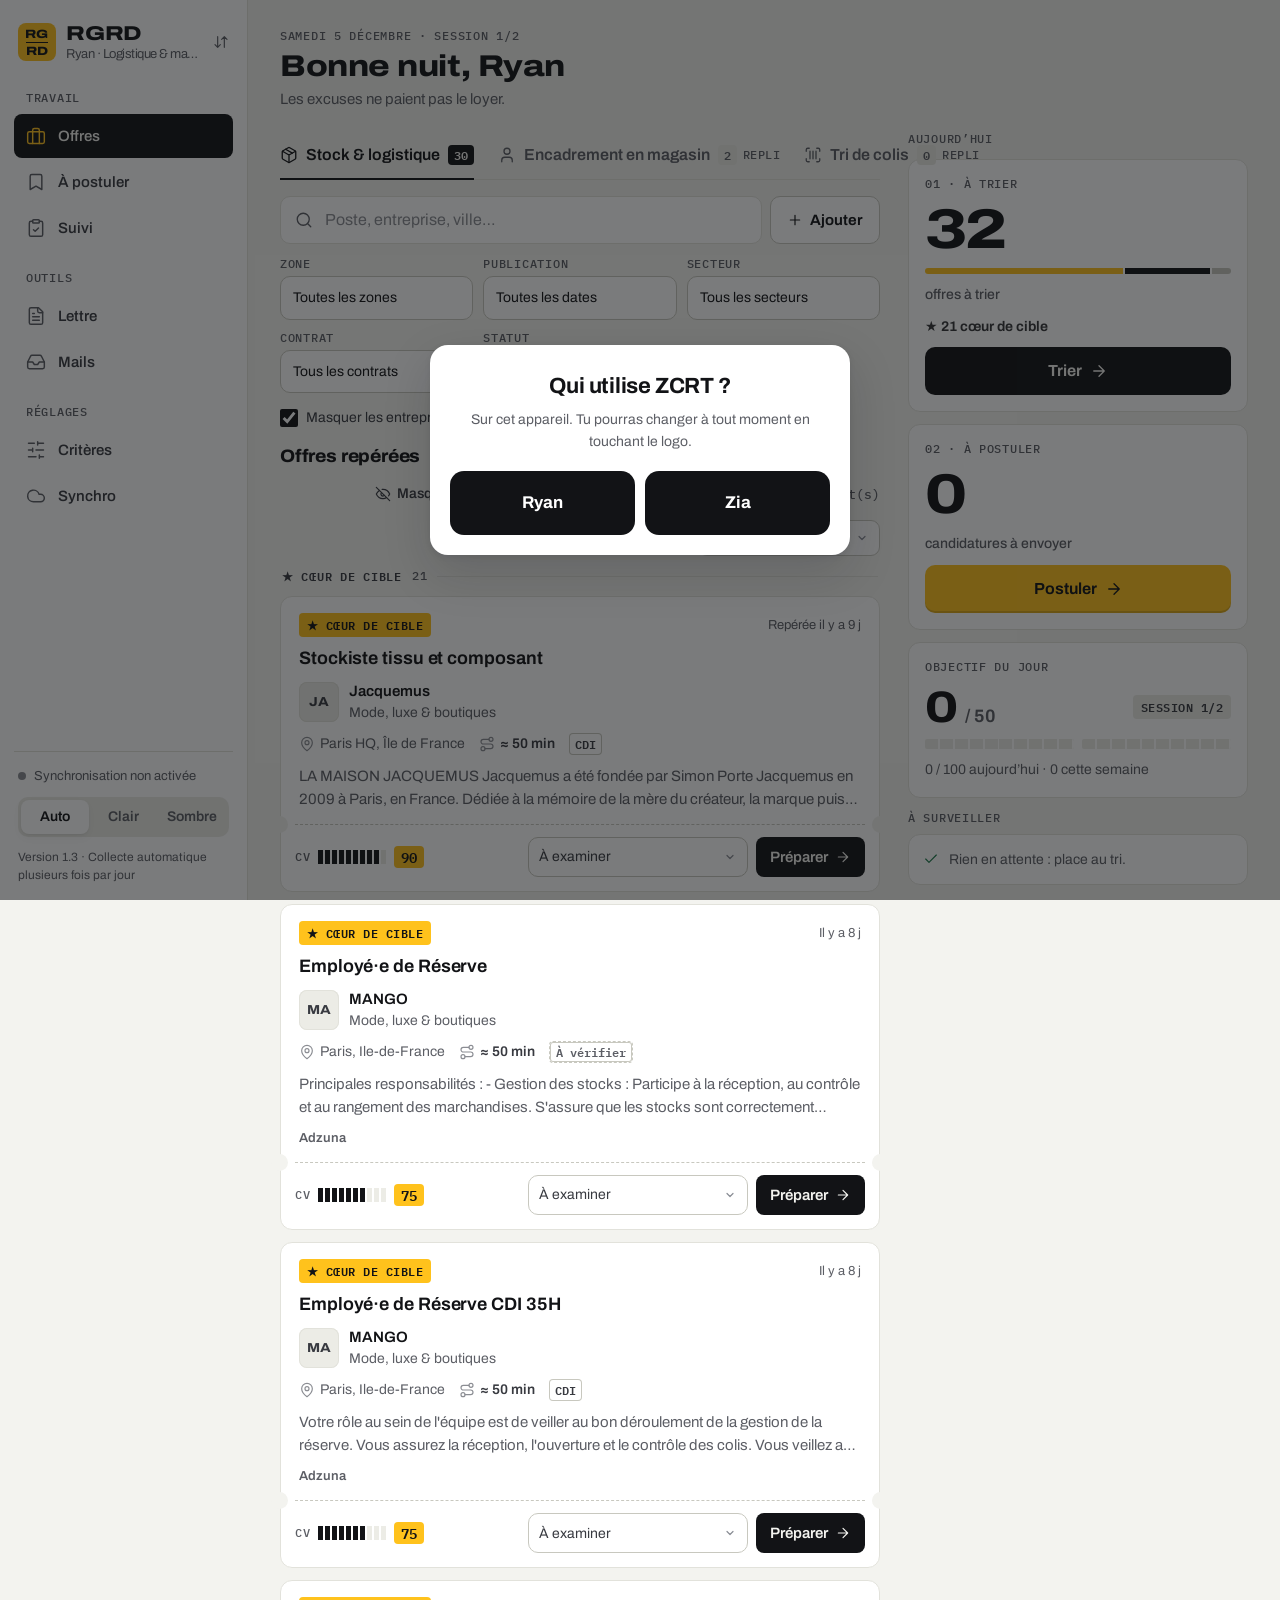
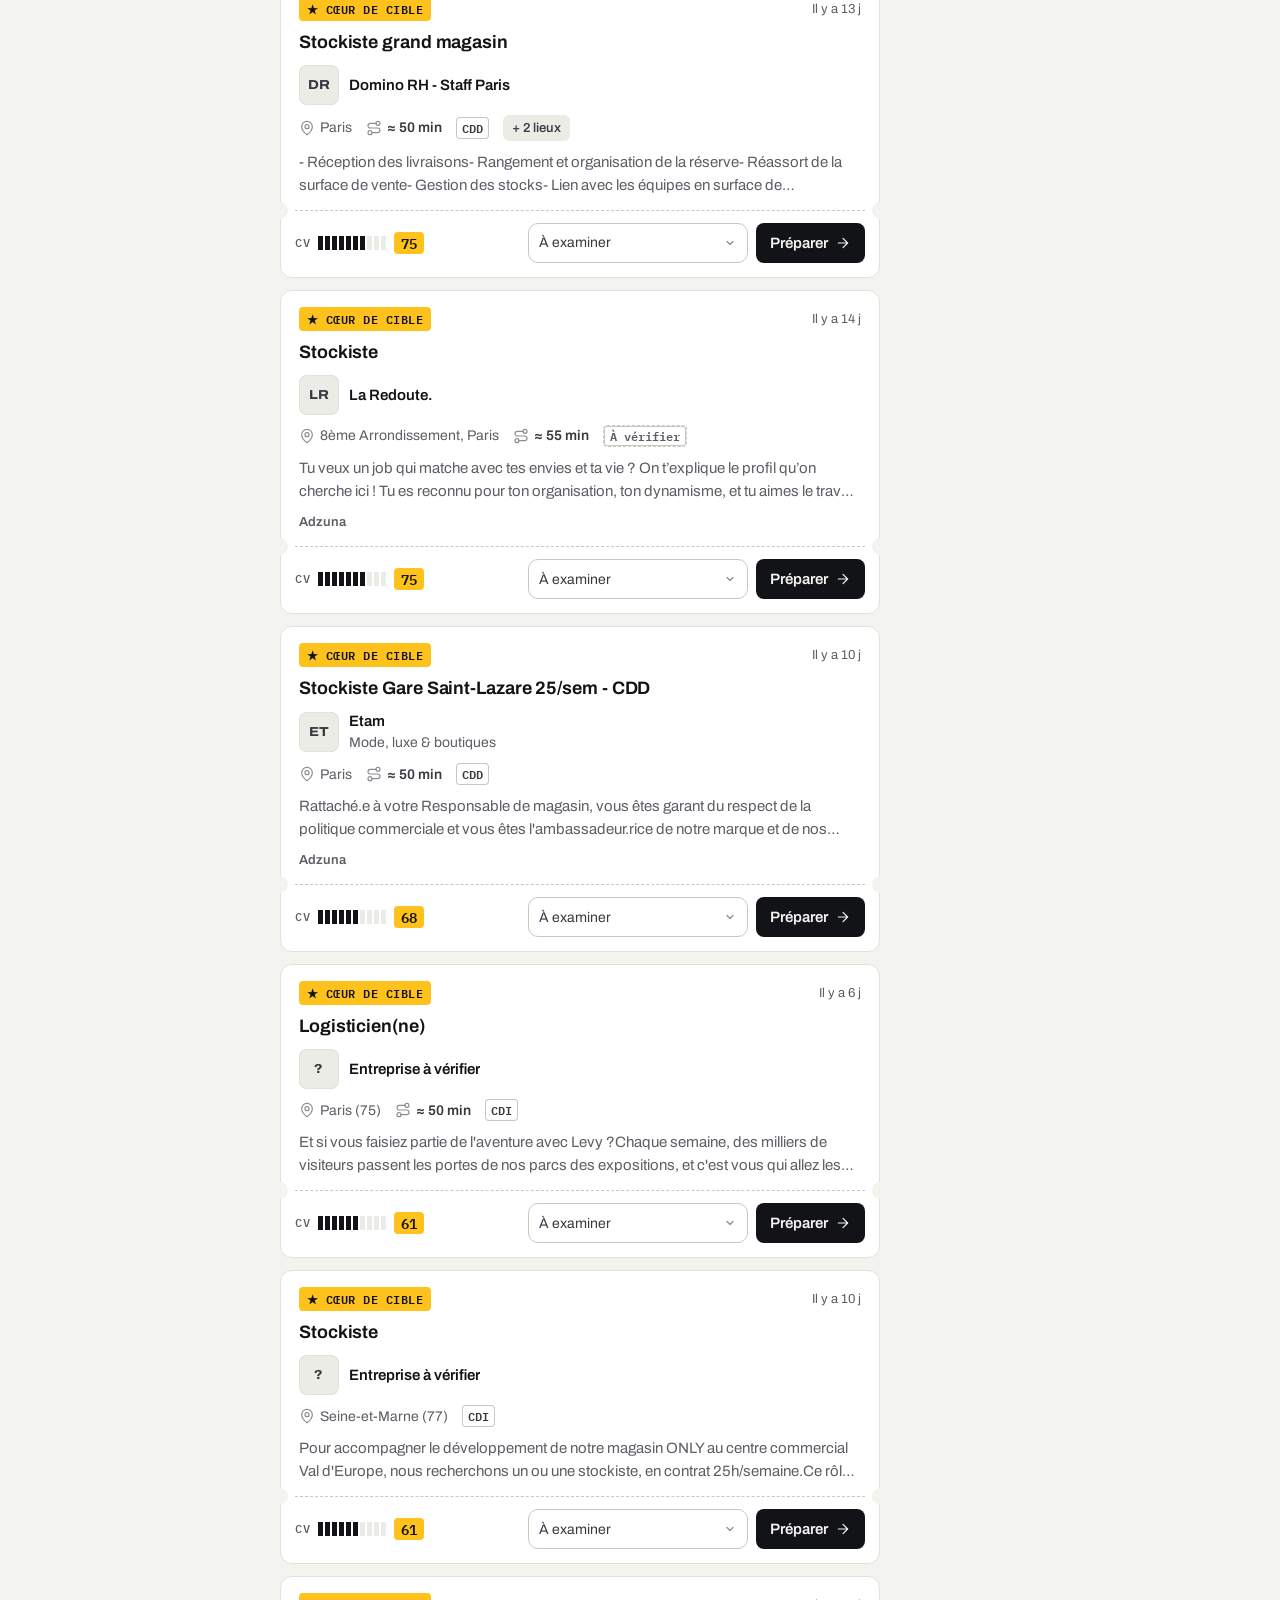
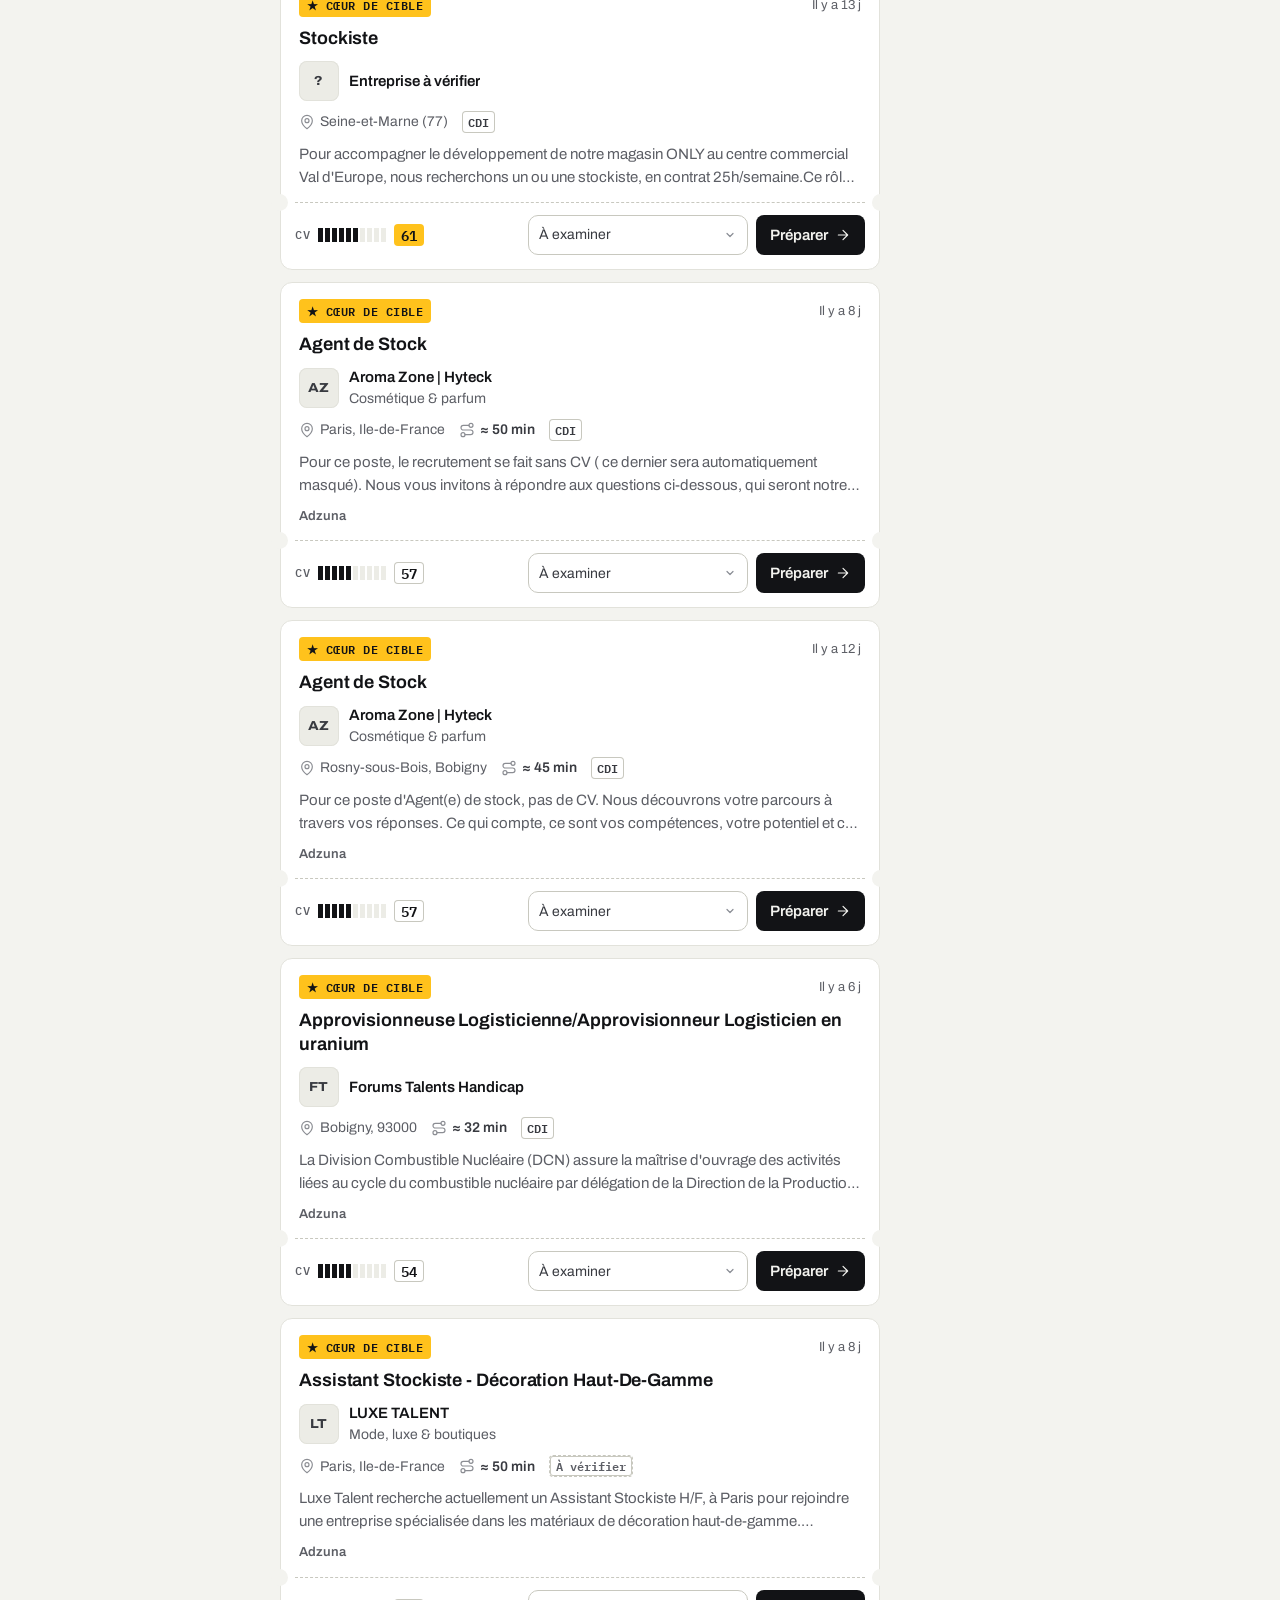
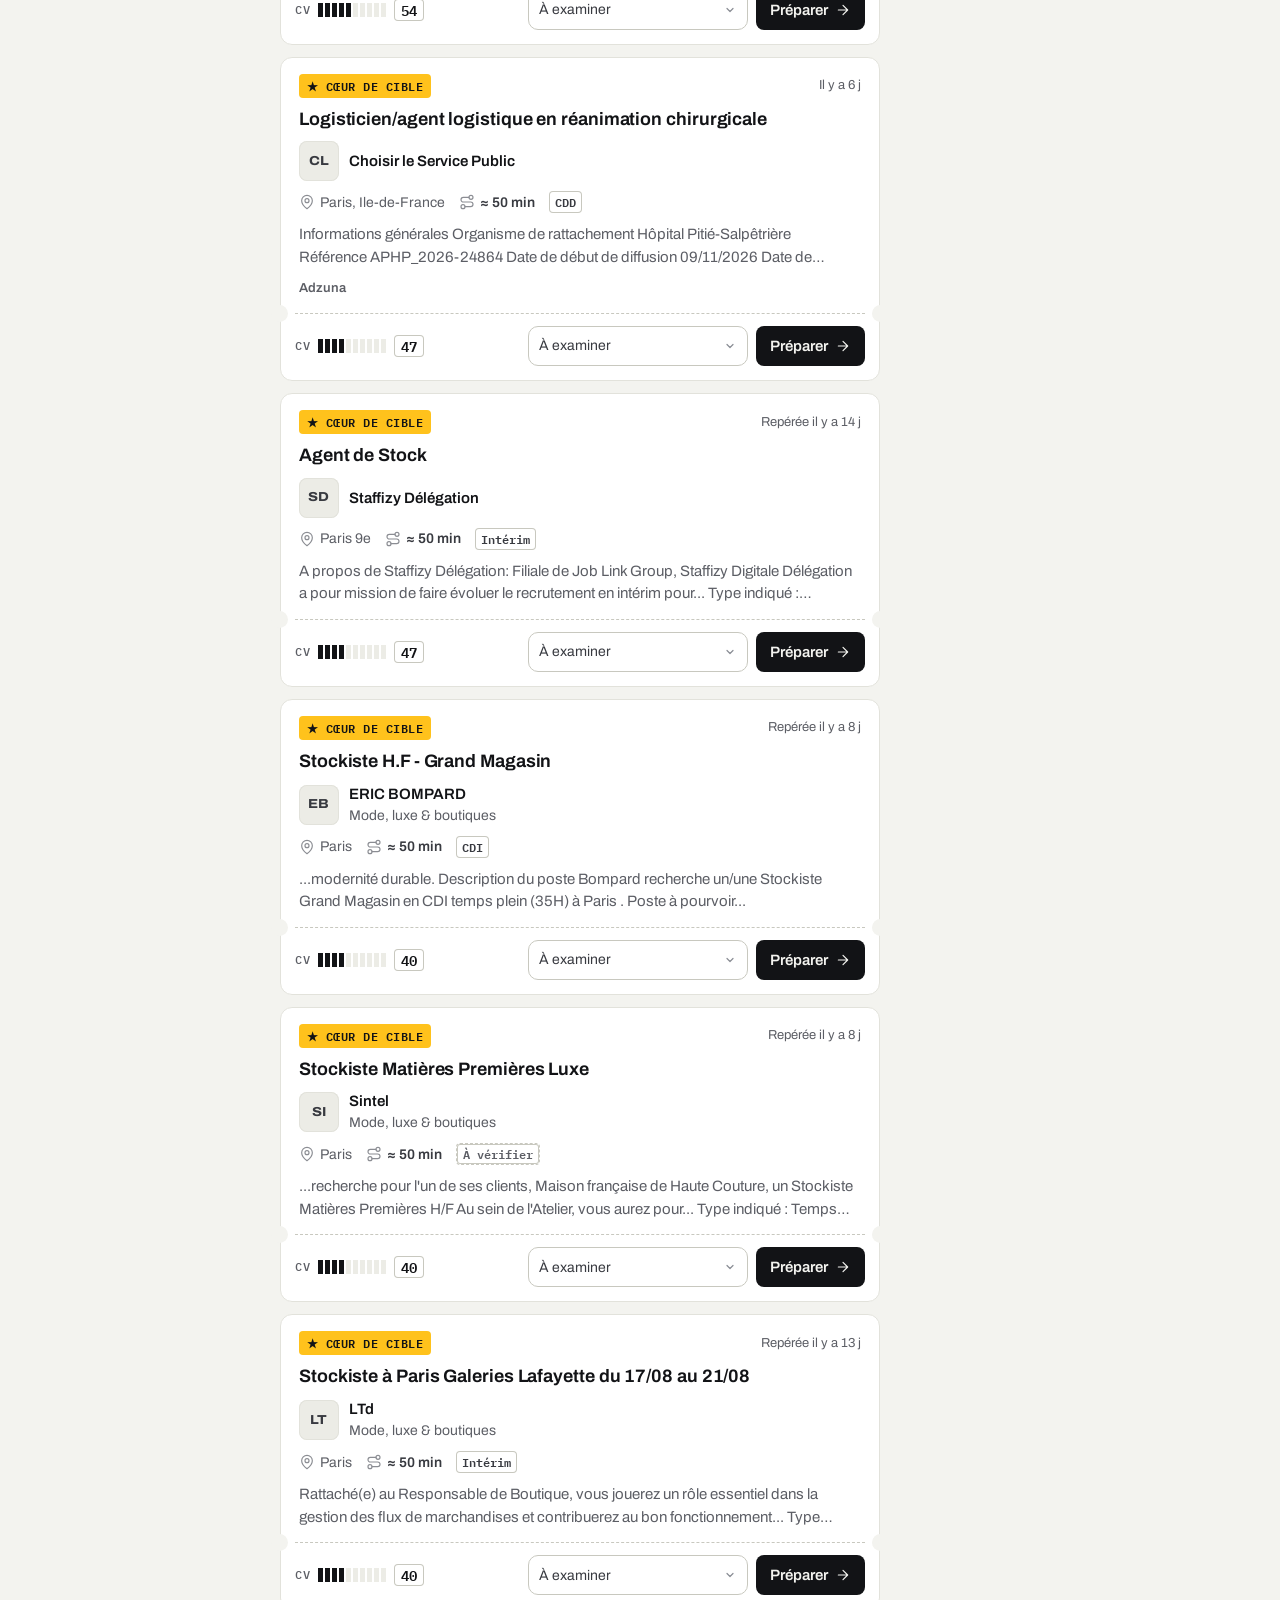
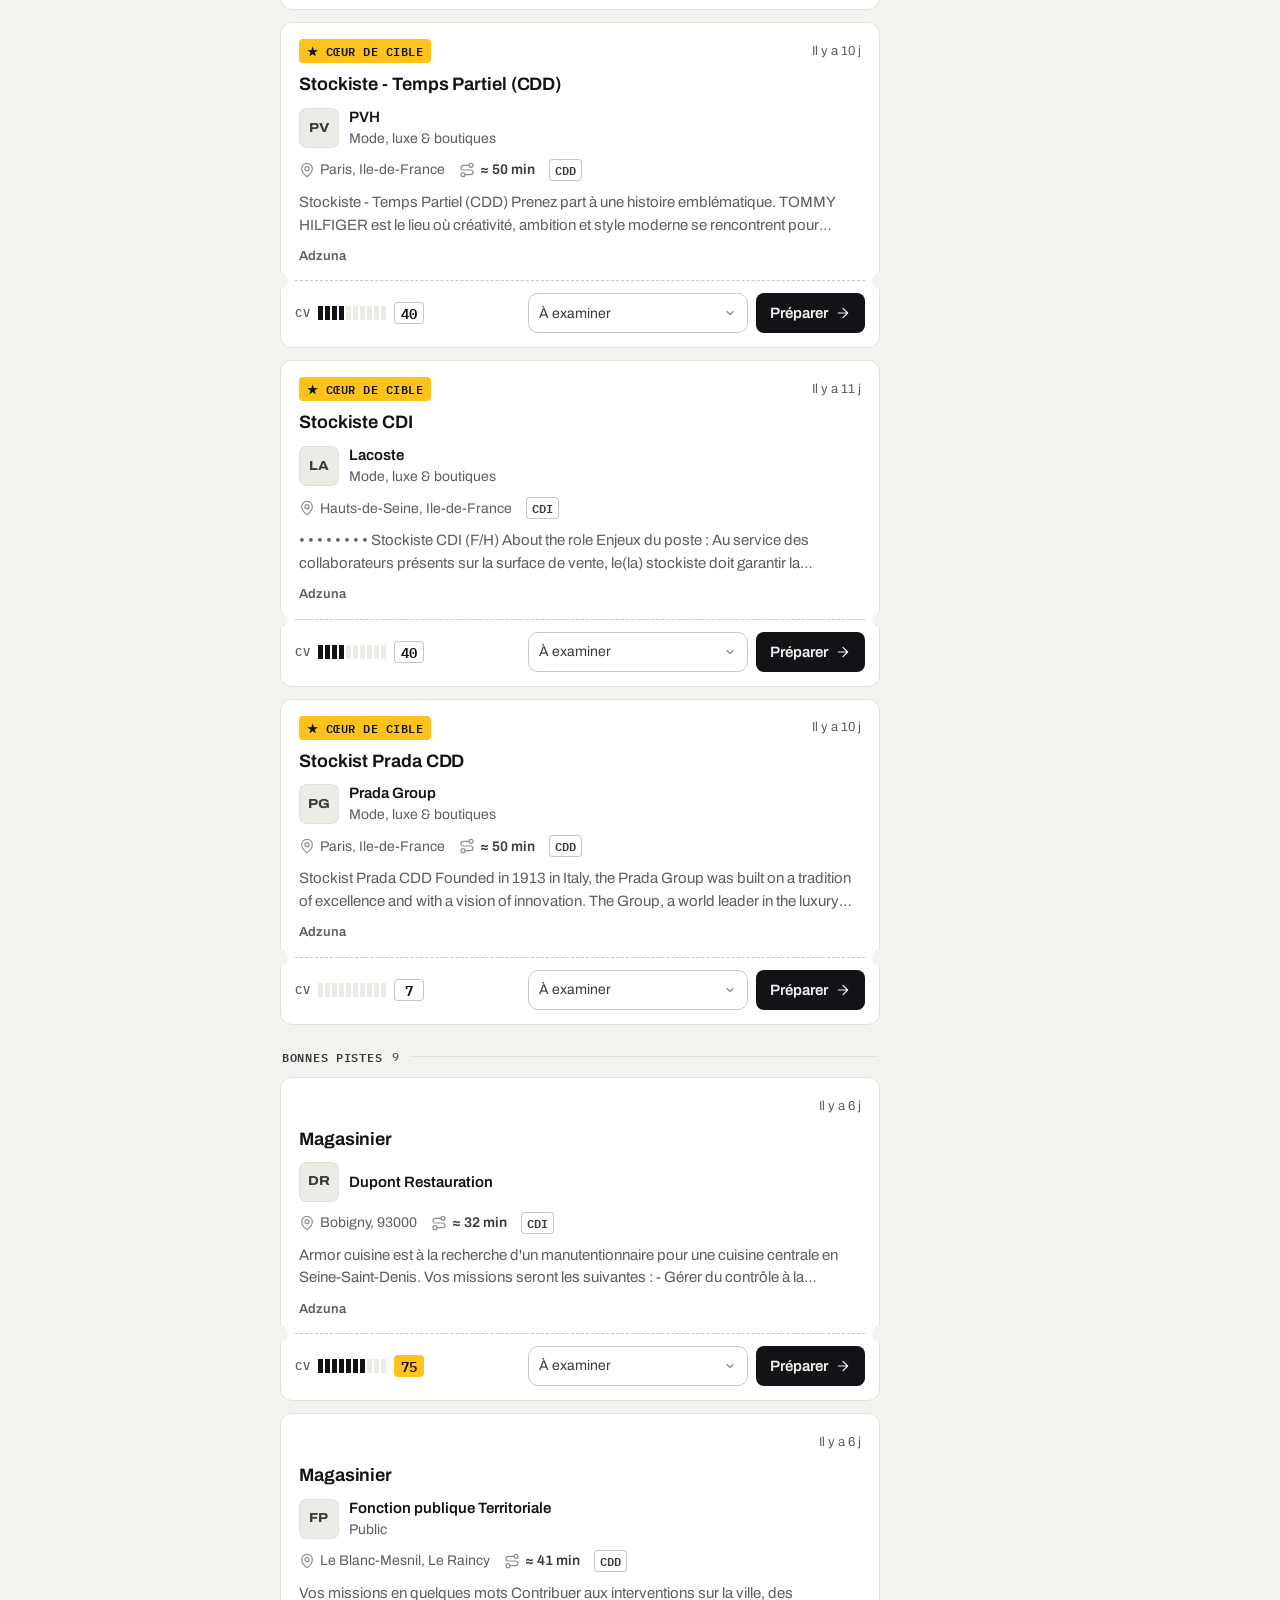
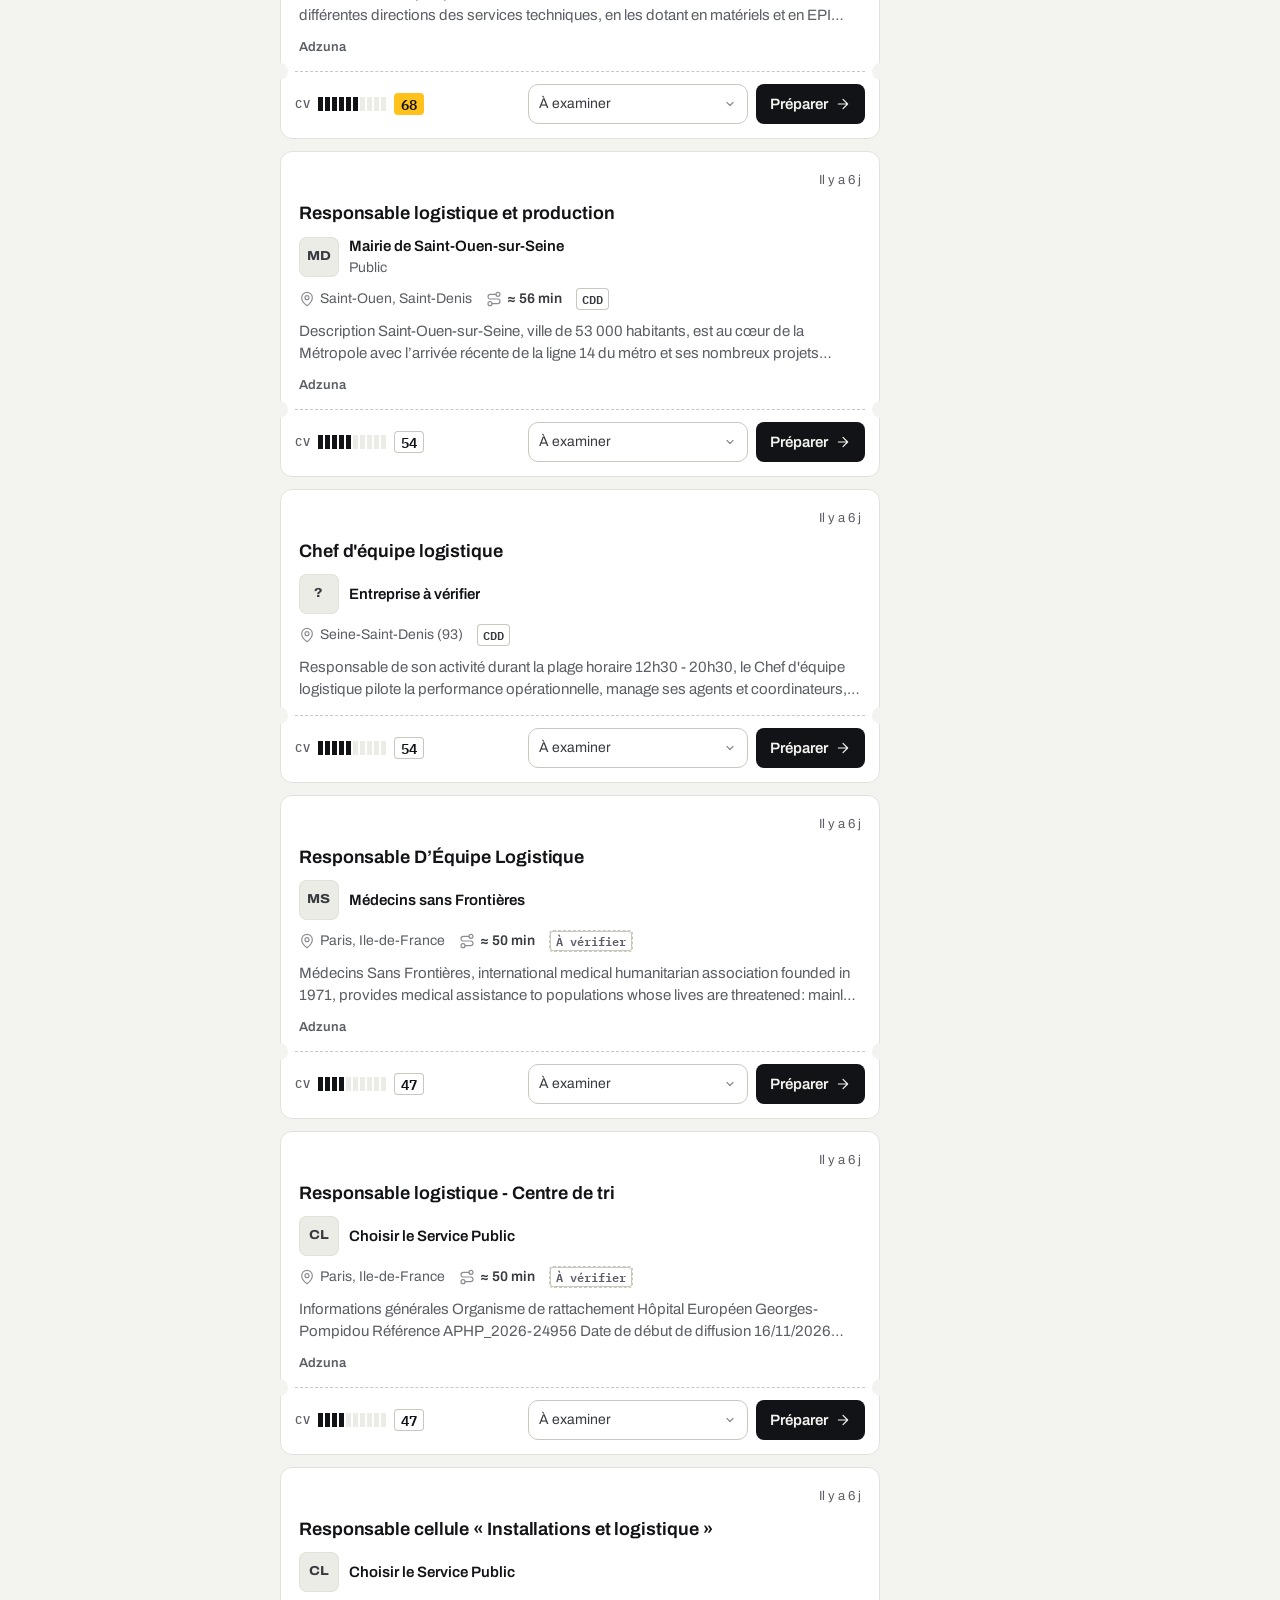
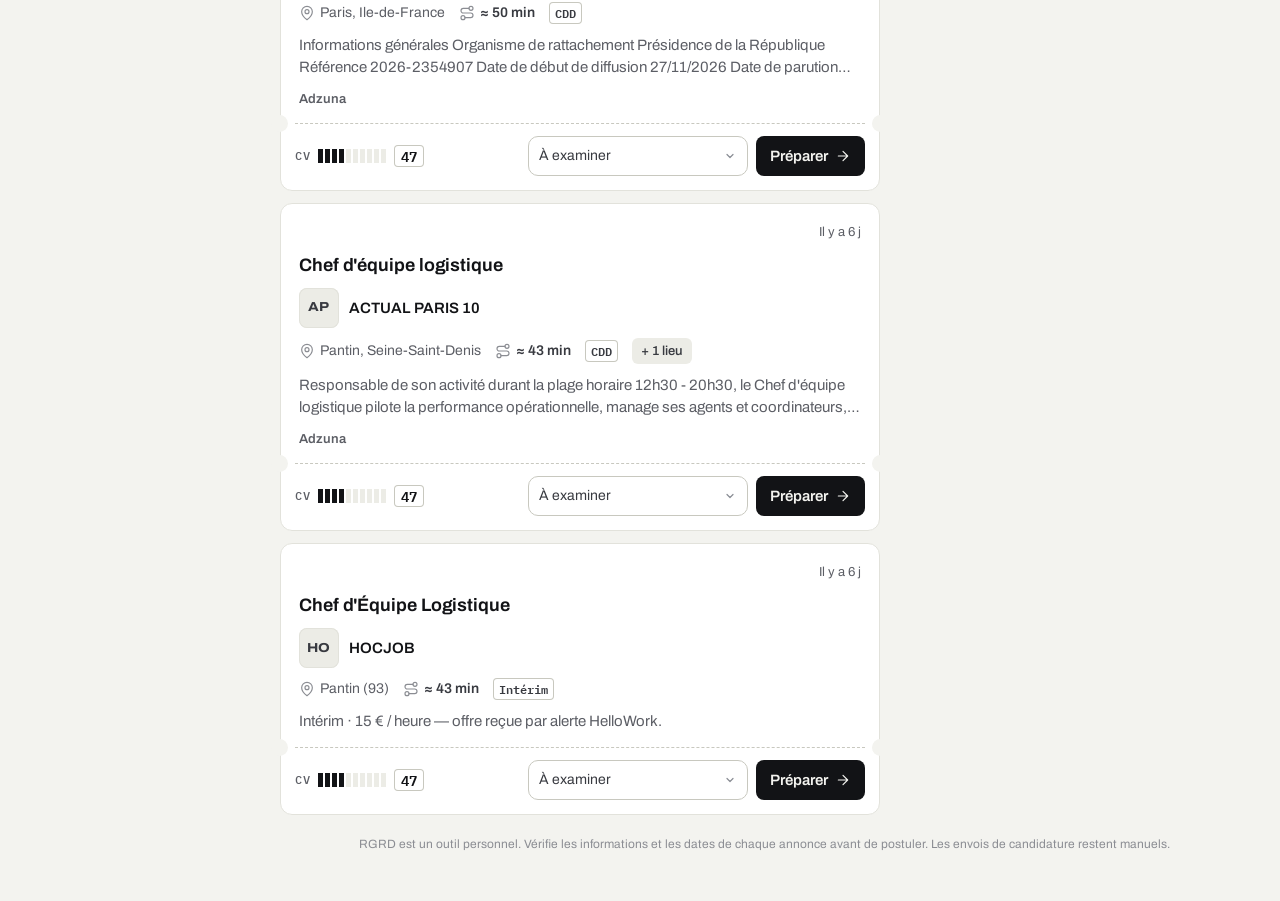
<file: index.html>
<!doctype html>
<html lang="fr">
<head>
<meta charset="utf-8"><meta name="viewport" content="width=device-width,initial-scale=1">
<title>ZCRT — Recherche d'emploi</title>
<link rel="manifest" href="manifest.webmanifest">
<meta name="theme-color" content="#15161b">
<link rel="icon" type="image/png" href="icons/favicon-64.png">
<link rel="apple-touch-icon" href="icons/apple-touch-icon.png">
<meta name="apple-mobile-web-app-capable" content="yes">
<meta name="mobile-web-app-capable" content="yes">
<meta name="apple-mobile-web-app-status-bar-style" content="black">
<meta name="apple-mobile-web-app-title" content="ZCRT">
<link rel="preconnect" href="https://fonts.googleapis.com"><link rel="preconnect" href="https://fonts.gstatic.com" crossorigin>
<link href="https://fonts.googleapis.com/css2?family=Bricolage+Grotesque:opsz,wght@12..96,500;12..96,700;12..96,800&family=Inter:wght@400;500;600;700&display=swap" rel="stylesheet">
<link rel="stylesheet" href="theme.css">
<script src="profiles.js"></script>
<script>
// Habillage du profil, chargé avant l'affichage : « Quai » pour RGRD (quai.css), « entrepôt » pour ZCRT.
document.write(ACTIVE_PROFILE.design === 'quai'
  ? '<link rel="stylesheet" href="quai.css"><link rel="stylesheet" href="https://fonts.googleapis.com/css2?family=Archivo:wdth,wght@62..125,400..800&family=IBM+Plex+Mono:wght@500;600&display=swap">'
  : '<link rel="stylesheet" href="entrepot.css">');
</script>
<script>
// Mode nuit appliqué avant l'affichage (pas de flash blanc) : choix enregistré
// sur cet appareil, sinon réglage clair/sombre du système.
(function () {
  var theme = '';
  try { theme = localStorage.getItem('zcrt_theme') || ''; } catch (e) {}
  if (!theme) theme = window.matchMedia && matchMedia('(prefers-color-scheme: dark)').matches ? 'dark' : 'light';
  document.documentElement.setAttribute('data-theme', theme);
  // Écran tactile (iPhone, iPad…) : réglages d'affichage propres au doigt (theme.css, .touch).
  if (navigator.maxTouchPoints > 0 || (window.matchMedia && matchMedia('(pointer: coarse)').matches)) {
    document.documentElement.classList.add('touch');
  }
})();
</script></head><body>
<svg xmlns="http://www.w3.org/2000/svg" style="display:none" aria-hidden="true">
<symbol id="i-briefcase" viewBox="0 0 24 24"><rect width="20" height="14" x="2" y="7" rx="2"/><path d="M16 21V5a2 2 0 0 0-2-2h-4a2 2 0 0 0-2 2v16"/></symbol>
<symbol id="i-clipboard" viewBox="0 0 24 24"><rect width="8" height="4" x="8" y="2" rx="1"/><path d="M16 4h2a2 2 0 0 1 2 2v14a2 2 0 0 1-2 2H6a2 2 0 0 1-2-2V6a2 2 0 0 1 2-2h2"/><path d="m9 14 2 2 4-4"/></symbol>
<symbol id="i-sliders" viewBox="0 0 24 24"><path d="M21 4h-7M10 4H3M21 12h-9M8 12H3M21 20h-5M12 20H3M14 2v4M8 10v4M16 18v4"/></symbol>
<symbol id="i-cloud" viewBox="0 0 24 24"><path d="M17.5 19H9a7 7 0 1 1 6.71-9h1.79a4.5 4.5 0 1 1 0 9Z"/></symbol>
<symbol id="i-search" viewBox="0 0 24 24"><circle cx="11" cy="11" r="8"/><path d="m21 21-4.3-4.3"/></symbol>
<symbol id="i-filter" viewBox="0 0 24 24"><path d="M3 6h18M7 12h10M10 18h4"/></symbol>
<symbol id="i-pin" viewBox="0 0 24 24"><path d="M20 10c0 6-8 12-8 12s-8-6-8-12a8 8 0 0 1 16 0Z"/><circle cx="12" cy="10" r="3"/></symbol>
<symbol id="i-clock" viewBox="0 0 24 24"><circle cx="12" cy="12" r="10"/><path d="M12 6v6l4 2"/></symbol>
<symbol id="i-route" viewBox="0 0 24 24"><circle cx="6" cy="19" r="3"/><path d="M9 19h8.5a3.5 3.5 0 0 0 0-7h-11a3.5 3.5 0 0 1 0-7H15"/><circle cx="18" cy="5" r="3"/></symbol>
<symbol id="i-zap" viewBox="0 0 24 24"><path d="M13 2 3 14h9l-1 8 10-12h-9l1-8z"/></symbol>
<symbol id="i-send" viewBox="0 0 24 24"><path d="m22 2-7 20-4-9-9-4Z"/><path d="M22 2 11 13"/></symbol>
<symbol id="i-target" viewBox="0 0 24 24"><circle cx="12" cy="12" r="10"/><circle cx="12" cy="12" r="6"/><circle cx="12" cy="12" r="2"/></symbol>
<symbol id="i-eyeoff" viewBox="0 0 24 24"><path d="M9.88 9.88a3 3 0 1 0 4.24 4.24"/><path d="M10.73 5.08A10.43 10.43 0 0 1 12 5c7 0 10 7 10 7a13.16 13.16 0 0 1-1.67 2.68"/><path d="M6.61 6.61A13.53 13.53 0 0 0 2 12s3 7 10 7a9.74 9.74 0 0 0 5.39-1.61"/><path d="M2 2l20 20"/></symbol>
<symbol id="i-inbox" viewBox="0 0 24 24"><path d="M22 12h-6l-2 3h-4l-2-3H2"/><path d="M5.45 5.11 2 12v6a2 2 0 0 0 2 2h16a2 2 0 0 0 2-2v-6l-3.45-6.89A2 2 0 0 0 16.76 4H7.24a2 2 0 0 0-1.79 1.11z"/></symbol>
<symbol id="i-moon" viewBox="0 0 24 24"><path d="M12 3a6 6 0 0 0 9 9 9 9 0 1 1-9-9Z"/></symbol>
<symbol id="i-sun" viewBox="0 0 24 24"><circle cx="12" cy="12" r="4"/><path d="M12 2v2M12 20v2M4.93 4.93l1.41 1.41M17.66 17.66l1.41 1.41M2 12h2M20 12h2M6.34 17.66l-1.41 1.41M19.07 4.93l-1.41 1.41"/></symbol>
<symbol id="i-package" viewBox="0 0 24 24"><path d="m7.5 4.27 9 5.15"/><path d="M21 8a2 2 0 0 0-1-1.73l-7-4a2 2 0 0 0-2 0l-7 4A2 2 0 0 0 3 8v8a2 2 0 0 0 1 1.73l7 4a2 2 0 0 0 2 0l7-4A2 2 0 0 0 21 16Z"/><path d="m3.3 7 8.7 5 8.7-5M12 22V12"/></symbol>
<symbol id="i-cart" viewBox="0 0 24 24"><circle cx="8" cy="21" r="1"/><circle cx="19" cy="21" r="1"/><path d="M2.05 2.05h2l2.66 12.42a2 2 0 0 0 2 1.58h9.78a2 2 0 0 0 1.95-1.57l1.65-7.43H5.12"/></symbol>
<symbol id="i-cup" viewBox="0 0 24 24"><path d="M17 8h1a4 4 0 0 1 0 8h-1"/><path d="M3 8h14v9a4 4 0 0 1-4 4H7a4 4 0 0 1-4-4z"/><path d="M6 2v2M10 2v2M14 2v2"/></symbol>
<symbol id="i-tag" viewBox="0 0 24 24"><path d="M12.59 2.59A2 2 0 0 0 11.17 2H4a2 2 0 0 0-2 2v7.17a2 2 0 0 0 .59 1.42l8.7 8.7a2.43 2.43 0 0 0 3.42 0l6.58-6.58a2.43 2.43 0 0 0 0-3.42z"/><circle cx="7.5" cy="7.5" r="1.2"/></symbol>
<symbol id="i-plane" viewBox="0 0 24 24"><path d="M17.8 19.2 16 11l3.5-3.5C21 6 21.5 4 21 3c-1-.5-3 0-4.5 1.5L13 8 4.8 6.2c-.5-.1-.9.1-1.1.5l-.3.5c-.2.5-.1 1 .3 1.3L9 12l-2 3H4l-1 1 3 2 2 3 1-1v-3l3-2 3.5 5.3c.3.4.8.5 1.3.3l.5-.2c.4-.3.6-.7.5-1.2z"/></symbol>
<symbol id="i-scan" viewBox="0 0 24 24"><path d="M3 7V5a2 2 0 0 1 2-2h2M17 3h2a2 2 0 0 1 2 2v2M21 17v2a2 2 0 0 1-2 2h-2M7 21H5a2 2 0 0 1-2-2v-2M8 7v10M12 7v10M16 7v10"/></symbol>
<symbol id="i-x" viewBox="0 0 24 24"><path d="M18 6 6 18M6 6l12 12"/></symbol>
<symbol id="i-trash" viewBox="0 0 24 24"><path d="M3 6h18M8 6V4a2 2 0 0 1 2-2h4a2 2 0 0 1 2 2v2M19 6l-1 14a2 2 0 0 1-2 2H8a2 2 0 0 1-2-2L5 6M10 11v6M14 11v6"/></symbol>
<symbol id="i-arrow" viewBox="0 0 24 24"><path d="M5 12h14M12 5l7 7-7 7"/></symbol>
<symbol id="i-back" viewBox="0 0 24 24"><path d="m12 19-7-7 7-7M19 12H5"/></symbol>
<symbol id="i-plus" viewBox="0 0 24 24"><path d="M5 12h14M12 5v14"/></symbol>
<symbol id="i-columns" viewBox="0 0 24 24"><rect width="18" height="18" x="3" y="3" rx="2"/><path d="M9 3v18M15 3v18"/></symbol>
<symbol id="i-rows" viewBox="0 0 24 24"><rect width="18" height="18" x="3" y="3" rx="2"/><path d="M3 9h18M3 15h18"/></symbol>
<symbol id="i-external" viewBox="0 0 24 24"><path d="M15 3h6v6M10 14 21 3M18 13v6a2 2 0 0 1-2 2H5a2 2 0 0 1-2-2V8a2 2 0 0 1 2-2h6"/></symbol>
<symbol id="i-check" viewBox="0 0 24 24"><path d="M20 6 9 17l-5-5"/></symbol>
<symbol id="i-calendar" viewBox="0 0 24 24"><rect width="18" height="18" x="3" y="4" rx="2"/><path d="M16 2v4M8 2v4M3 10h18"/></symbol>
<symbol id="i-bell" viewBox="0 0 24 24"><path d="M6 8a6 6 0 0 1 12 0c0 7 3 9 3 9H3s3-2 3-9"/><path d="M10.3 21a1.94 1.94 0 0 0 3.4 0"/></symbol>
<symbol id="i-bookmark" viewBox="0 0 24 24"><path d="m19 21-7-4-7 4V5a2 2 0 0 1 2-2h10a2 2 0 0 1 2 2v16z"/></symbol>
<symbol id="i-dot" viewBox="0 0 24 24"><circle cx="12" cy="12" r="9"/><circle cx="12" cy="12" r="2.5"/></symbol>
<symbol id="i-xcircle" viewBox="0 0 24 24"><circle cx="12" cy="12" r="10"/><path d="m15 9-6 6M9 9l6 6"/></symbol>
<symbol id="i-download" viewBox="0 0 24 24"><path d="M21 15v4a2 2 0 0 1-2 2H5a2 2 0 0 1-2-2v-4M7 10l5 5 5-5M12 15V3"/></symbol>
<symbol id="i-upload" viewBox="0 0 24 24"><path d="M21 15v4a2 2 0 0 1-2 2H5a2 2 0 0 1-2-2v-4M17 8l-5-5-5 5M12 3v12"/></symbol>
<symbol id="i-refresh" viewBox="0 0 24 24"><path d="M21 12a9 9 0 0 0-9-9 9.75 9.75 0 0 0-6.74 2.74L3 8"/><path d="M3 3v5h5M3 12a9 9 0 0 0 9 9 9.75 9.75 0 0 0 6.74-2.74L21 16"/><path d="M16 16h5v5"/></symbol>
<symbol id="i-file" viewBox="0 0 24 24"><path d="M15 2H6a2 2 0 0 0-2 2v16a2 2 0 0 0 2 2h12a2 2 0 0 0 2-2V7Z"/><path d="M14 2v4a2 2 0 0 0 2 2h4M16 13H8M16 17H8M10 9H8"/></symbol>
<symbol id="i-user" viewBox="0 0 24 24"><path d="M19 21v-2a4 4 0 0 0-4-4H9a4 4 0 0 0-4 4v2"/><circle cx="12" cy="7" r="4"/></symbol>
<symbol id="i-sort" viewBox="0 0 24 24"><path d="m3 16 4 4 4-4M7 20V4M21 8l-4-4-4 4M17 4v16"/></symbol>
<symbol id="i-home" viewBox="0 0 24 24"><path d="M3 10.5 12 3l9 7.5"/><path d="M5 9v12h14V9"/><path d="M10 21v-6h4v6"/></symbol>
<symbol id="i-grid" viewBox="0 0 24 24"><rect x="3" y="3" width="7" height="7" rx="1.5"/><rect x="14" y="3" width="7" height="7" rx="1.5"/><rect x="3" y="14" width="7" height="7" rx="1.5"/><rect x="14" y="14" width="7" height="7" rx="1.5"/></symbol>
<symbol id="i-flame" viewBox="0 0 24 24"><path d="M8.5 14.5A2.5 2.5 0 0 0 11 12c0-1.4-.5-2-1-3-1.1-2.1-.2-4 2-6 .5 2.5 2 4.9 4 6.5 2 1.6 3 3.5 3 5.5a7 7 0 1 1-14 0c0-1.2.4-2.3 1-3a2.5 2.5 0 0 0 2.5 2.5z"/></symbol>
<symbol id="i-chev" viewBox="0 0 24 24"><path d="m9 6 6 6-6 6"/></symbol>
<symbol id="i-undo" viewBox="0 0 24 24"><path d="M9 14 4 9l5-5"/><path d="M4 9h10.5a5.5 5.5 0 0 1 0 11H11"/></symbol>
<symbol id="i-health" viewBox="0 0 24 24"><rect x="3" y="3" width="18" height="18" rx="3"/><path d="M12 8v8M8 12h8"/></symbol>
<symbol id="i-warehouse" viewBox="0 0 24 24"><path d="M3 21V8l9-5 9 5v13"/><path d="M7 21v-8h10v8M7 17h10"/></symbol>
<symbol id="i-cloudx" viewBox="0 0 24 24"><path d="M17.5 19H9a7 7 0 1 1 6.7-9h1.8a4.5 4.5 0 1 1 0 9Z"/><path d="m10 11 4 4M14 11l-4 4"/></symbol>
<symbol id="i-cloudok" viewBox="0 0 24 24"><path d="M17.5 19H9a7 7 0 1 1 6.7-9h1.8a4.5 4.5 0 1 1 0 9Z"/><path d="m9.5 13.5 2 2 4-4"/></symbol>
</svg>
<div class="app">
<aside class="side">
  <div class="brand" data-brand></div>
  <nav class="nav" aria-label="Navigation principale">
    <button class="active" data-tab="dashboard"><svg class="ic" aria-hidden="true"><use href="#i-briefcase"/></svg><span>Offres</span></button>
    <button data-tab="applications"><svg class="ic" aria-hidden="true"><use href="#i-clipboard"/></svg><span class="hide-sm">Candidatures</span><span class="show-sm">Suivi</span><b class="nav-count" data-nav-count="applications" hidden></b></button>
    <button data-tab="queue"><svg class="ic" aria-hidden="true"><use href="#i-bookmark"/></svg><span>À postuler</span><b class="nav-count" data-nav-count="queue" hidden></b></button>
    <button data-tab="lettre"><svg class="ic" aria-hidden="true"><use href="#i-file"/></svg><span>Lettre</span></button>
    <button data-tab="mails"><svg class="ic" aria-hidden="true"><use href="#i-inbox"/></svg><span>Mails</span><b class="nav-count" data-nav-count="mails" hidden></b></button>
    <button data-tab="profile"><svg class="ic" aria-hidden="true"><use href="#i-sliders"/></svg><span>Critères</span></button>
    <button data-tab="export" class="nav-wide"><svg class="ic" aria-hidden="true"><use href="#i-cloud"/></svg><span>Synchro</span></button>
  </nav>
  <div class="side-note">Version 1.3 · Collecte automatique plusieurs fois par jour</div>
</aside>
<main class="main">
<header class="top">
  <div class="top-brand" data-brand></div>
  <div class="top-text"><div class="eyebrow">Ton espace de recherche</div><h1 id="pageTitle">Bonjour, prêt à avancer ?</h1><div class="motto" id="motto">Les bonnes offres, au même endroit.</div></div>
  <div class="hero-art" aria-hidden="true"><span class="hl-bars"></span><b id="heroTag"></b><span>Île-de-France</span></div>
  <div class="top-actions"><button class="ghost icon-btn theme-toggle" id="themeToggle" type="button" aria-label="Basculer le mode nuit" title="Mode nuit / jour">🌙</button></div>
</header>

<section id="dashboard" class="section active">
  <div class="pilot-bar">
    <button id="triageBtn" class="action-btn tile"><span class="tile-tag">01 · Réception</span><span class="count" id="triageCount">0</span><span class="tile-name">offres à trier</span><span class="tile-sub" id="statCore" hidden></span><span class="tile-go">Trier <svg class="ic" aria-hidden="true"><use href="#i-arrow"/></svg></span></button>
    <button id="queueBtn" class="ok action-btn tile"><span class="tile-tag">02 · Expédition</span><span class="count" id="queueCount">0</span><span class="tile-name">candidatures à envoyer</span><span class="tile-go">Postuler <svg class="ic" aria-hidden="true"><use href="#i-arrow"/></svg></span></button>
    <div class="goal" id="goalBox"><div class="goal-top"><span class="goal-label">03 · Objectif du jour</span><span class="goal-check"><svg class="ic" aria-hidden="true"><use href="#i-check"/></svg></span></div><div class="goal-main"><b id="goalToday">0</b><span class="goal-of">/ <span id="goalTarget">50</span></span><span class="goal-session" id="goalSession">Session 1/2</span></div><div class="goal-bars"><div class="goal-bar" title="Session 1"><i id="goalFill"></i></div><div class="goal-bar" title="Session 2"><i id="goalFill2"></i></div></div><div class="goal-text"><span id="goalDay">0 / 100</span> aujourd’hui · <span id="goalWeek">0</span> cette semaine</div></div>
    <span class="sync-state" id="syncState"></span>
  </div>

  <div class="stats">
    <div class="stat"><span class="stat-ic"><svg class="ic" aria-hidden="true"><use href="#i-briefcase"/></svg></span><div><label><span class="hide-sm">Offres </span>affichées</label><strong id="statOffers">0</strong></div></div>
    <div class="stat"><span class="stat-ic"><svg class="ic" aria-hidden="true"><use href="#i-dot"/></svg></span><div><label>À examiner</label><strong id="statNew">0</strong></div></div>
    <div class="stat clickable" id="statSentCard" role="button" tabindex="0" title="Voir mes candidatures"><span class="stat-ic"><svg class="ic" aria-hidden="true"><use href="#i-send"/></svg></span><div><label><span class="hide-sm">Candidatures </span>envoyées</label><strong id="statSent">0</strong></div><svg class="ic stat-go" aria-hidden="true"><use href="#i-arrow"/></svg></div>
    <div class="stat clickable" id="statExcludedCard" role="button" tabindex="0" title="Voir les offres masquées"><span class="stat-ic"><svg class="ic" aria-hidden="true"><use href="#i-eyeoff"/></svg></span><div><label><span class="hide-sm">Offres </span>masquées</label><strong id="statExcluded">0</strong></div><svg class="ic stat-go" aria-hidden="true"><use href="#i-arrow"/></svg></div>
  </div>

  <div class="category-tabs" id="categoryTabs" role="tablist" aria-label="Métiers"></div>

  <div class="panel search-panel" id="searchPanel">
    <div class="search-row">
      <label class="search-box"><svg class="ic" aria-hidden="true"><use href="#i-search"/></svg><input id="q" type="search" placeholder="Rechercher un poste, une entreprise, une ville…" aria-label="Rechercher dans les offres"></label>
      <button class="secondary filters-toggle" id="filtersToggle" type="button" aria-expanded="false" aria-controls="filtersBox"><svg class="ic" aria-hidden="true"><use href="#i-filter"/></svg><span>Filtres</span><b class="ft-count" id="filtersCount" hidden></b></button>
      <button class="secondary" id="addOfferBtn" type="button" title="Ajouter une offre à la main"><svg class="ic" aria-hidden="true"><use href="#i-plus"/></svg><span class="hide-sm">Ajouter</span></button>
    </div>
    <div class="filters" id="filtersBox">
      <div class="field"><label for="zone">Zone</label><select id="zone"><option value="all">Toutes les zones</option><option value="75">Paris (75)</option><option value="paris10">Paris 10e et autour</option><option value="93">Seine-Saint-Denis (93)</option><option value="92">Hauts-de-Seine (92)</option><option value="94">Val-de-Marne (94)</option><option value="gc">Grande couronne (77·78·91·95)</option><option value="IDF">Toute l'Île-de-France</option></select></div>
      <div class="field"><label for="freshness">Publication</label><select id="freshness"><option value="all">Toutes les dates</option><option value="1">24 dernières heures</option><option value="7">7 derniers jours</option><option value="30">30 derniers jours</option></select></div>
      <div class="field" hidden><label for="sector">Secteur</label><select id="sector"><option value="all">Tous les secteurs</option></select></div>
      <div class="field"><label for="contract">Contrat</label><select id="contract"><option value="all">Tous les contrats</option><option>CDI</option><option>CDD</option><option>Intérim</option><option>À vérifier</option></select></div>
      <div class="field"><label for="status">Statut</label><select id="status"><option value="all">Tous les statuts</option><option value="À examiner">À examiner</option><option value="À postuler">À postuler</option><option value="Candidature envoyée">Candidature envoyée</option><option value="Entretien">Entretien</option><option value="Refus">Refus</option><option value="À relancer">À relancer</option><option value="Ignorée">Ignorée</option></select></div>
      <button id="resetFilters" class="ghost" type="button">Effacer</button>
      <div class="checks"><label><input type="checkbox" id="hideExcluded" checked> Masquer les entreprises et types de postes exclus</label><label><input type="checkbox" id="hideDuplicates" checked> Dédupliquer les offres</label></div>
    </div>
    <div class="active-filters" id="activeFilters" hidden></div>
  </div>

  <div class="results">
    <div class="results-head">
      <h2><span id="listTitle">Offres repérées</span> <button class="ghost small-btn" id="exitHidden" hidden>← Revenir aux offres</button></h2>
      <div class="results-tools"><span class="more-search">Chercher aussi sur <a href="#" onclick="return searchElsewhere('hellowork')">HelloWork</a> · <a href="#" onclick="return searchElsewhere('indeed')">Indeed</a></span><span class="result-count" id="resultCount">0 résultat</span><label class="sort"><svg class="ic" aria-hidden="true"><use href="#i-sort"/></svg><select id="sortMode" aria-label="Tri"><option value="score">Tri : adéquation CV</option><option value="date">Tri : date</option><option value="trajet">Tri : trajet</option></select></label></div>
    </div>
    <div class="jobs" id="jobs" aria-live="polite"></div>
  </div>
</section>

<section id="applications" class="section">
  <div class="apps-toolbar">
    <div class="segmented" id="appsFilters" role="group" aria-label="Filtrer par statut"></div>
    <div class="apps-actions">
      <div class="view-switch" role="group" aria-label="Affichage"><button class="ghost" data-apps-view="table" title="Tableau"><svg class="ic" aria-hidden="true"><use href="#i-rows"/></svg><span>Liste</span></button><button class="ghost" data-apps-view="kanban" title="Kanban"><svg class="ic" aria-hidden="true"><use href="#i-columns"/></svg><span>Kanban</span></button></div>
      <button class="secondary" id="exportCsv"><svg class="ic" aria-hidden="true"><use href="#i-download"/></svg><span class="hide-sm">Exporter CSV</span></button>
    </div>
  </div>
  <div class="table-wrap" id="appsTable"><table><thead><tr><th>Poste</th><th>Statut</th><th>Candidature</th><th><span class="sr-only">Actions</span></th></tr></thead><tbody id="applicationRows"></tbody></table></div>
  <div class="kanban" id="appsKanban" hidden></div>
</section>

<section id="queue" class="section">
  <div class="segmented queue-filters" id="queueFilters" role="group" aria-label="Filtrer par métier" hidden></div>
  <div class="apps-toolbar">
    <p class="muted" id="queueSummary"></p>
    <div class="apps-actions"><label class="sort"><svg class="ic" aria-hidden="true"><use href="#i-sort"/></svg><select id="queueSort" aria-label="Tri des offres à postuler"><option value="score">Tri : adéquation CV</option><option value="date">Tri : date</option></select></label><button class="ok" id="queueStart"><svg class="ic" aria-hidden="true"><use href="#i-send"/></svg><span>Lancer la file</span></button></div>
  </div>
  <div class="table-wrap"><table><thead><tr><th>Poste</th><th>Publiée</th><th>Statut</th><th><span class="sr-only">Actions</span></th></tr></thead><tbody id="queueRows"></tbody></table></div>
</section>

<section id="lettre" class="section">
<div class="lm-grid">
  <div class="panel lm-input">
    <div class="panel-head"><div><h2>Générateur de lettre</h2><p class="panel-sub">Colle le texte de l’annonce et coche le CV que tu envoies : la lettre se compose toute seule, selon ce que demande l’annonce.</p></div></div>
    <div class="field"><label for="lmText">Texte de l’annonce</label><textarea id="lmText" rows="10" placeholder="Copie ici l’annonce : titre, entreprise, missions, profil recherché…"></textarea></div>
    <div class="field"><label>CV joint</label><div class="lm-cvs" id="lmCvs" role="radiogroup" aria-label="CV joint"></div><p class="lm-file">Fichier : <b id="lmCvFile">—</b></p></div>
    <div class="lm-fields">
      <div class="field"><label for="lmTitle">Poste</label><input id="lmTitle" placeholder="Deviné dans l’annonce"></div>
      <div class="field"><label for="lmCompany">Entreprise</label><input id="lmCompany" placeholder="Facultatif"></div>
      <div class="field"><label for="lmCity">Ville</label><input id="lmCity" placeholder="Pour l’en-tête du PDF"></div>
      <div class="field"><label for="lmContract">Contrat</label><select id="lmContract"><option>À vérifier</option><option>CDI</option><option>CDD</option><option>Intérim</option></select></div>
    </div>
    <button class="ghost" id="lmClear" type="button"><svg class="ic" aria-hidden="true"><use href="#i-x"/></svg>Vider</button>
  </div>
  <div class="panel lm-result empty" id="lmResult">
    <div class="panel-head"><div><h2>Ta lettre</h2><p class="panel-sub">Modifiable avant de la copier ou de la télécharger en PDF.</p></div></div>
    <textarea id="lmOut" rows="22" aria-label="Lettre de motivation" placeholder="La lettre apparaît ici dès que tu colles une annonce."></textarea>
    <div class="lm-actions">
      <button id="lmCopy" type="button"><svg class="ic" aria-hidden="true"><use href="#i-check"/></svg>Copier la lettre</button>
      <button class="secondary" id="lmAgain" type="button"><svg class="ic" aria-hidden="true"><use href="#i-refresh"/></svg>Autre version</button>
      <button class="secondary" id="lmPrint" type="button"><svg class="ic" aria-hidden="true"><use href="#i-download"/></svg>Télécharger en PDF</button>
    </div>
  </div>
</div>
</section>
<section id="mails" class="section">
  <div class="apps-toolbar">
    <div class="segmented" id="mailFilters" role="group" aria-label="Filtrer par type"></div>
    <p class="muted small" id="mailSummary"></p>
  </div>
  <div class="table-wrap"><table><thead><tr><th>Mail</th><th>Type</th><th>Reçu</th><th><span class="sr-only">Actions</span></th></tr></thead><tbody id="mailRows"></tbody></table></div>
</section>

<section id="profile" class="section">
<button type="button" class="secondary only-sm sync-link" onclick="document.querySelector('.nav [data-tab=export]').click()"><svg class="ic" aria-hidden="true"><use href="#i-cloud"/></svg>Synchro &amp; sauvegarde</button>
<div class="panel"><div class="panel-head"><div><h2>Critères de recherche</h2><p class="panel-sub">Métiers suivis, entreprises écartées et zones prioritaires.</p></div><span class="pill green"><svg class="ic" aria-hidden="true"><use href="#i-check"/></svg>Enregistrés sur cet appareil</span></div><div class="two"><div class="field"><label for="keywords">Métiers et mots-clés (séparés par des virgules)</label><textarea id="keywords" rows="4">gestionnaire de stock, stockiste, magasinier, assistant logistique, préparateur de commandes, approvisionnement
Employé libre-service, mise en rayon, rayoniste, employé de rayon, réassortisseur, vendeur grande surface
Vendeur boutique, vendeur prêt-à-porter, conseiller de vente Paris</textarea></div><div class="field"><label for="excluded">Entreprises à exclure (séparées par des virgules)</label><textarea id="excluded" rows="4" placeholder="Entreprise déjà contactée, entreprise déjà traitée…"></textarea><p class="hint">Les exclusions sont appliquées aux offres affichées.</p></div><div class="field" hidden><label for="priority">Zone prioritaire</label><select id="priority"><option>Paris 10e et alentours → Paris → Bondy/93 → Île-de-France</option><option>Paris → Bondy/93 → Île-de-France</option><option>Bondy/93 → Paris → Île-de-France</option></select></div><div class="field"><label>Fréquence de collecte</label><input value="Toutes les 6 heures" disabled><p class="hint">La collecte automatique sur GitHub tourne déjà à ce rythme.</p></div></div><div class="panel-foot"><button id="saveProfile">Enregistrer les critères</button></div></div>
<div class="panel"><div class="panel-head"><div><h2>Types de postes à masquer</h2><p class="panel-sub">Entre parenthèses : nombre d’offres concernées aujourd’hui. Les offres que tu suis restent toujours visibles.</p></div></div><div class="job-types" id="jobTypes"></div><div class="field" style="margin-top:16px"><label for="excludedWords">Autres mots à exclure du titre (séparés par des virgules)</label><input id="excludedWords" placeholder="Ex. nettoyage, inventaire de nuit, alternance"></div><div class="panel-foot"><button id="saveJobTypes">Enregistrer les types masqués</button></div></div>
<div class="panel"><div class="panel-head"><div><h2>Mes infos</h2><p class="panel-sub">Copiables en un clic dans la fenêtre Préparer.</p></div></div><div class="info-grid"><div class="field"><label for="info_prenom">Prénom</label><input id="info_prenom" autocomplete="given-name"></div><div class="field"><label for="info_nom">Nom</label><input id="info_nom" autocomplete="family-name"></div><div class="field"><label for="info_telephone">Téléphone</label><input id="info_telephone" type="tel" autocomplete="tel"></div><div class="field"><label for="info_email">E-mail</label><input id="info_email" type="email" autocomplete="email"></div><div class="field"><label for="info_adresse">Adresse / ville</label><input id="info_adresse" autocomplete="address-level2"></div><div class="field"><label for="info_disponibilite">Disponibilité</label><input id="info_disponibilite" placeholder="immédiatement"></div><div class="field"><label for="info_permis">Permis / CACES</label><input id="info_permis" placeholder="Permis B, CACES 1-3-5…"></div><div class="field"><label for="info_accroche">Phrase d’accroche (facultative)</label><input id="info_accroche" placeholder="Ajoutée dans la lettre si remplie"></div><div class="field"><label for="goalInput">Objectif par session (2 sessions par jour)</label><input id="goalInput" type="number" min="1" max="200" value="50"></div></div></div>
<div class="panel"><div class="panel-head"><div><h2>Modèles de lettre de motivation</h2><p class="panel-sub">Variables : <code>{poste}</code> <code>{entreprise}</code> <code>{ville}</code> <code>{prenom}</code> <code>{nom}</code> <code>{telephone}</code> <code>{email}</code> <code>{adresse}</code> <code>{disponibilite}</code> <code>{permis}</code> <code>{accroche}</code></p></div></div><div class="tpl-grid" id="tplGrid"></div><div class="panel-foot"><button id="saveTemplates">Enregistrer les modèles et mes infos</button></div></div></section>

<section id="export" class="section">
<div class="panel"><div class="panel-head"><div><h2>Synchronisation téléphone / PC</h2><p class="panel-sub">Statuts, notes, candidatures, critères, modèles et infos sont enregistrés dans un gist GitHub <b>secret</b> de ton compte, puis récupérés sur chaque appareil. Un gist secret n’est pas listé publiquement mais reste lisible par quiconque obtient son lien.</p></div><span class="sync-state sync-pill" id="syncState2"></span></div><ol class="steps"><li>Crée un jeton classique sur GitHub : <a href="https://github.com/settings/tokens/new?scopes=gist&description=ZCRT%20synchro" target="_blank" rel="noopener">Settings → Developer settings → Tokens (classic) ↗</a></li><li>Coche uniquement la case <b>gist</b>.</li><li>Colle-le ici sur chacun de tes appareils. Il reste enregistré dans ce navigateur uniquement.</li></ol><div class="field" style="max-width:520px"><label for="syncTokenInput">Jeton GitHub</label><input id="syncTokenInput" type="password" autocomplete="off" placeholder="ghp_…"></div><div class="panel-foot"><button id="syncEnable">Activer sur cet appareil</button> <button class="secondary" id="syncNowBtn"><svg class="ic" aria-hidden="true"><use href="#i-refresh"/></svg>Synchroniser maintenant</button> <button class="ghost" id="syncDisable">Désactiver sur cet appareil</button></div></div>
<div class="panel"><div class="panel-head"><div><h2>Sauvegarde</h2><p class="panel-sub">Télécharge une copie de tes statuts, notes et candidatures, ou restaure une sauvegarde.</p></div></div><div class="panel-foot"><button id="downloadData" class="secondary"><svg class="ic" aria-hidden="true"><use href="#i-download"/></svg>Télécharger une sauvegarde JSON</button> <button id="importData" class="secondary"><svg class="ic" aria-hidden="true"><use href="#i-upload"/></svg>Importer une sauvegarde JSON</button><input type="file" id="importFile" accept="application/json" hidden></div></div>
<div class="panel"><div class="panel-head"><div><h2>Collecte & sources</h2><p class="panel-sub">La collecte tourne sur GitHub, même lorsque ce navigateur est fermé.</p></div><span class="pill blue">GitHub Actions</span></div><div class="info-cards"><div class="info-card"><h3><svg class="ic" aria-hidden="true"><use href="#i-clock"/></svg>Cadence</h3><p>Toutes les 6 heures (00 h 07, 06 h 07, 12 h 07 et 18 h 07 UTC, soit 1 à 2 h de plus à Paris).</p></div><div class="info-card"><h3><svg class="ic" aria-hidden="true"><use href="#i-inbox"/></svg>Sources</h3><ul><li>Jooble et Adzuna (API)</li><li>France Travail, dès que ses identifiants sont configurés</li><li>Pages carrière d’employeurs (SmartRecruiters…)</li></ul></div><div class="info-card"><h3><svg class="ic" aria-hidden="true"><use href="#i-check"/></svg>Fonctions</h3><ul><li>Doublons détectés par lien, poste, entreprise et ville</li><li>Suivi des candidatures et export CSV</li><li>Lettre préparée, envoi toujours manuel</li></ul><p><a href="https://www.data.gouv.fr/dataservices/api-offres-demploi" target="_blank" rel="noopener">Documentation de l’API France Travail ↗</a></p></div></div></div></section>
<div class="footer">ZCRT est un outil personnel. Vérifie les informations et les dates de chaque annonce avant de postuler. Les envois de candidature restent manuels.</div></main></div>
<div class="modal" id="modal"><div class="modal-card" role="dialog" aria-modal="true" aria-labelledby="modalTitle"><div class="panel-head"><h2 id="modalTitle">Ajouter une offre</h2><button class="ghost icon-btn" id="closeModal" aria-label="Fermer"><svg class="ic" aria-hidden="true"><use href="#i-x"/></svg></button></div><form id="offerForm"><input type="hidden" id="editId"><div class="two"><div class="field"><label for="fTitle">Intitulé du poste *</label><input id="fTitle" required></div><div class="field"><label for="fCompany">Entreprise *</label><input id="fCompany" required></div><div class="field"><label for="fLocation">Lieu</label><input id="fLocation" placeholder="Paris, Bondy, Saint-Denis…"></div><div class="field"><label for="fContract">Contrat</label><select id="fContract"><option>CDI</option><option>CDD</option><option>Intérim</option></select></div><div class="field"><label for="fDate">Date de publication</label><input id="fDate" type="date"></div><div class="field"><label for="fUrl">Lien direct</label><input id="fUrl" type="url" placeholder="https://…"></div></div><div class="field" style="margin-top:12px"><label for="fNotes">Notes / exigences</label><textarea id="fNotes" rows="3"></textarea></div><div class="panel-foot"><button type="submit">Enregistrer l’offre</button></div></form></div></div><div class="toast" id="toast" role="status"></div>
<script src="letters.js"></script>
<script src="compose.js"></script>
<script src="letterpdf.js"></script>
<script src="pilot.js"></script>
<script src="logos.js"></script>
<script src="ui.js"></script>
<script src="motion.js"></script>
<script src="fun.js"></script>
<script src="lettre.js"></script>
<script src="quai.js"></script>
<script src="app.js"></script>
</body>
</html>
</file>
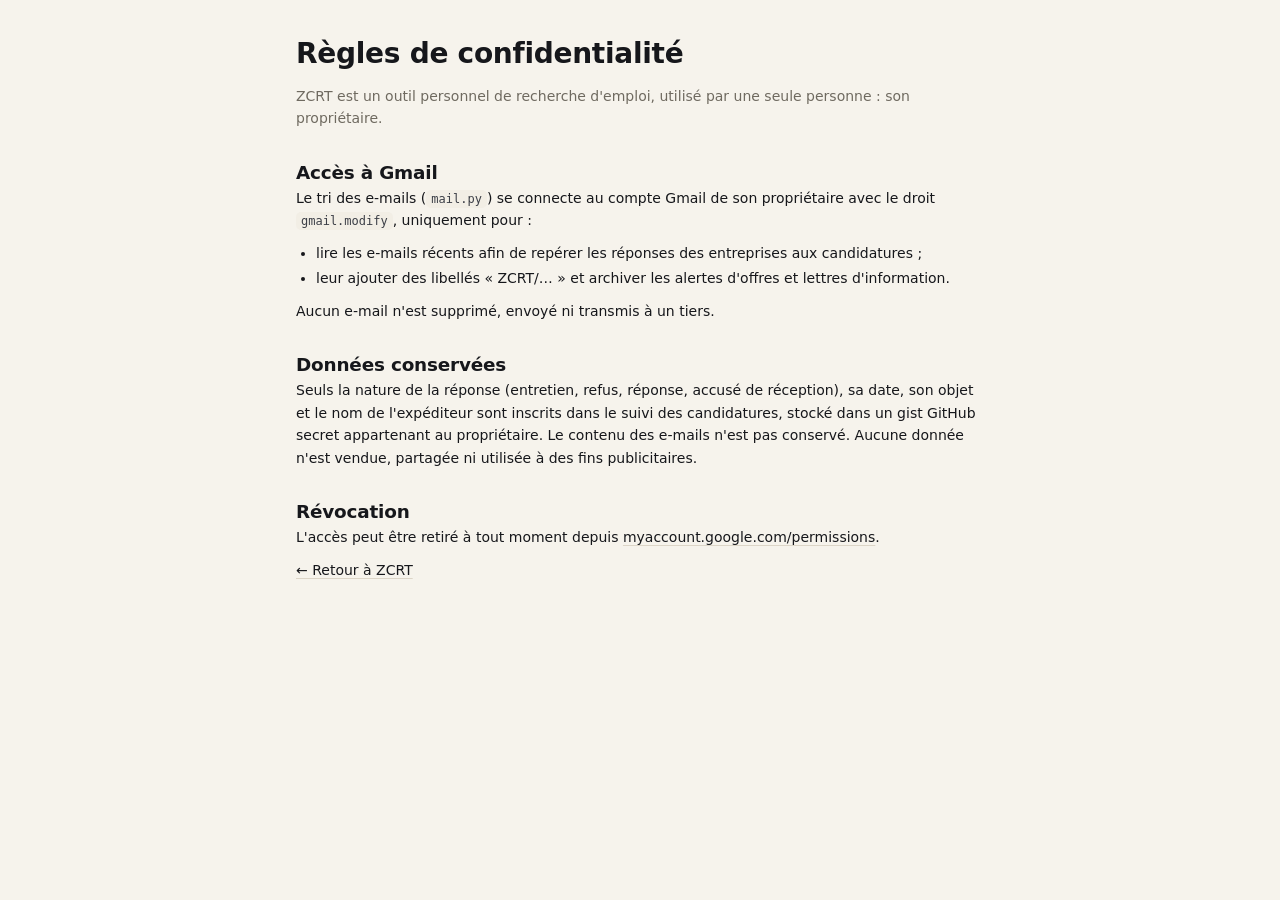
<file: confidentialite.html>
<!doctype html>
<html lang="fr">
<head>
<meta charset="utf-8"><meta name="viewport" content="width=device-width,initial-scale=1">
<title>ZCRT — Confidentialité</title>
<link rel="icon" type="image/png" href="icons/favicon-64.png">
<link rel="stylesheet" href="theme.css">
<link rel="stylesheet" href="entrepot.css">
<script>
(function () {
  try {
    var t = localStorage.getItem('zcrt_theme') || (matchMedia('(prefers-color-scheme: dark)').matches ? 'dark' : 'light');
    document.documentElement.setAttribute('data-theme', t);
  } catch (e) { /* stockage indisponible */ }
})();
</script>
<style>
  body { background: var(--bg); color: var(--ink); }
  main { max-width: 720px; margin: 0 auto; padding: 32px 16px 64px; line-height: 1.6; }
  h1 { margin-bottom: 8px; }
  h2 { margin-top: 28px; font-size: 1.15rem; }
  ul { padding-left: 20px; }
</style>
</head>
<body>
<main>
  <h1>Règles de confidentialité</h1>
  <p class="muted">ZCRT est un outil personnel de recherche d'emploi, utilisé par une seule personne : son propriétaire.</p>

  <h2>Accès à Gmail</h2>
  <p>Le tri des e-mails (<code>mail.py</code>) se connecte au compte Gmail de son propriétaire avec le droit <code>gmail.modify</code>, uniquement pour :</p>
  <ul>
    <li>lire les e-mails récents afin de repérer les réponses des entreprises aux candidatures ;</li>
    <li>leur ajouter des libellés « ZCRT/… » et archiver les alertes d'offres et lettres d'information.</li>
  </ul>
  <p>Aucun e-mail n'est supprimé, envoyé ni transmis à un tiers.</p>

  <h2>Données conservées</h2>
  <p>Seuls la nature de la réponse (entretien, refus, réponse, accusé de réception), sa date, son objet et le nom de l'expéditeur sont inscrits dans le suivi des candidatures, stocké dans un gist GitHub secret appartenant au propriétaire. Le contenu des e-mails n'est pas conservé. Aucune donnée n'est vendue, partagée ni utilisée à des fins publicitaires.</p>

  <h2>Révocation</h2>
  <p>L'accès peut être retiré à tout moment depuis <a href="https://myaccount.google.com/permissions">myaccount.google.com/permissions</a>.</p>

  <p><a href="./">← Retour à ZCRT</a></p>
</main>
</body>
</html>
</file>
<file: theme.css>
/* ==========================================================================
   ZCRT — système de design
   Identité : encre profonde + citron vert (signal), fond papier chaud,
   une couleur discrète par métier. Titres en Bricolage Grotesque, interface
   en Inter. Clair et sombre partagent les mêmes jetons.
   ========================================================================== */

:root {
  color-scheme: light;
  --bg: #f6f5f1;
  --surface: #ffffff;
  --surface-2: #faf9f6;
  --surface-3: #f1efea;
  --ink: #16171b;
  --ink-2: #3b3e46;
  --muted: #6a6d75;
  --faint: #9a9ca3;
  --line: #e8e5de;
  --line-strong: #d8d4cb;

  --brand: #16171b;
  --brand-ink: #ffffff;
  --signal: #c6ef6b;
  --signal-ink: #1f2a07;
  --focus: #4c6ef5;

  --stock: #d97a2b;
  --rayon: #1d9a74;
  --vente: #cf4a7d;
  --prepa: #3b7dd8;
  --encadrement: #7c5cd6;
  --aero: #0f8fb3;
  --tri: #5f6f8a;

  --st-examiner: #6a6d75;
  --st-postuler: #3a66db;
  --st-envoyee: #1d8f57;
  --st-entretien: #7a55e8;
  --st-relancer: #b7791f;
  --st-refus: #c9423a;
  --st-ignoree: #8b8e95;

  --radius-sm: 8px;
  --radius: 12px;
  --radius-lg: 16px;
  --shadow-xs: 0 1px 2px rgba(22, 23, 27, .05);
  --shadow-sm: 0 1px 2px rgba(22, 23, 27, .04), 0 2px 6px rgba(22, 23, 27, .04);
  --shadow: 0 1px 2px rgba(22, 23, 27, .04), 0 8px 24px rgba(22, 23, 27, .06);
  --shadow-lg: 0 2px 6px rgba(22, 23, 27, .06), 0 20px 48px rgba(22, 23, 27, .14);
  --ease: cubic-bezier(.2, .7, .2, 1);

  --display: "Bricolage Grotesque", "Inter", system-ui, sans-serif;
  --sans: "Inter", ui-sans-serif, system-ui, -apple-system, "Segoe UI", Arial, sans-serif;
  --mono: ui-monospace, "SF Mono", Menlo, Consolas, monospace;
}

:root[data-theme="dark"] {
  color-scheme: dark;
  --bg: #0e0f12;
  --surface: #16171c;
  --surface-2: #1b1d23;
  --surface-3: #22242b;
  --ink: #eceef1;
  --ink-2: #c5c8ce;
  --muted: #9a9ea7;
  --faint: #6e727b;
  --line: #25272e;
  --line-strong: #33363e;

  --brand: #eceef1;
  --brand-ink: #111215;
  --signal: #c6ef6b;
  --signal-ink: #1a2405;
  --focus: #8aa4ff;

  --stock: #f0974f;
  --rayon: #3cc196;
  --vente: #ec6f9d;
  --prepa: #6aa5f0;
  --encadrement: #a58cf0;
  --aero: #3fb6d8;
  --tri: #9eabc2;

  --st-examiner: #a2a6ae;
  --st-postuler: #7c9dff;
  --st-envoyee: #4cc887;
  --st-entretien: #a98bff;
  --st-relancer: #e3b04f;
  --st-refus: #f07b72;
  --st-ignoree: #7d818a;

  --shadow-xs: 0 1px 2px rgba(0, 0, 0, .4);
  --shadow-sm: 0 1px 2px rgba(0, 0, 0, .35), 0 2px 6px rgba(0, 0, 0, .2);
  --shadow: 0 1px 2px rgba(0, 0, 0, .35), 0 8px 24px rgba(0, 0, 0, .3);
  --shadow-lg: 0 2px 6px rgba(0, 0, 0, .4), 0 24px 56px rgba(0, 0, 0, .55);
}

/* ---------- Base ---------- */
*, *::before, *::after { box-sizing: border-box; }
html { scroll-behavior: smooth; -webkit-text-size-adjust: 100%; }
body {
  margin: 0;
  background: var(--bg);
  color: var(--ink);
  font: 14px/1.55 var(--sans);
  -webkit-font-smoothing: antialiased;
  -moz-osx-font-smoothing: grayscale;
  text-rendering: optimizeLegibility;
}
h1, h2, h3, h4 { font-family: var(--display); color: var(--ink); margin: 0; letter-spacing: -.01em; }
p { margin: 0 0 10px; }
a { color: var(--ink); text-underline-offset: 3px; text-decoration-color: var(--line-strong); }
a:hover { text-decoration-color: currentColor; }
code { font: 12px/1 var(--mono); background: var(--surface-3); border-radius: 5px; padding: 2px 5px; color: var(--ink-2); }
ul { margin: 6px 0 10px; padding-left: 18px; }
li { margin: 3px 0; }
[hidden] { display: none !important; }
.sr-only { position: absolute; width: 1px; height: 1px; overflow: hidden; clip: rect(0 0 0 0); white-space: nowrap; }
.muted { color: var(--muted); }
.small { font-size: 12px; }
.hint { color: var(--muted); font-size: 12px; margin: 6px 0 0; }
::selection { background: color-mix(in srgb, var(--signal) 60%, transparent); color: var(--ink); }

.ic { width: 16px; height: 16px; flex: none; fill: none; stroke: currentColor; stroke-width: 1.9; stroke-linecap: round; stroke-linejoin: round; vertical-align: -3px; }

:focus-visible { outline: 2px solid var(--focus); outline-offset: 2px; border-radius: 6px; }

/* ---------- Boutons ---------- */
button, input, select, textarea { font: inherit; color: inherit; }
button {
  display: inline-flex; align-items: center; justify-content: center; gap: 7px;
  min-height: 38px; padding: 8px 14px;
  border: 1px solid transparent; border-radius: 10px;
  background: var(--brand); color: var(--brand-ink);
  font-weight: 600; font-size: 14px; line-height: 1.2;
  cursor: pointer; white-space: nowrap;
  box-shadow: var(--shadow-xs);
  transition: background-color .15s var(--ease), border-color .15s var(--ease), color .15s var(--ease), box-shadow .15s var(--ease), transform .15s var(--ease);
}
button:hover { background: color-mix(in srgb, var(--brand) 86%, var(--bg)); }
button:active { transform: translateY(1px); }
button:disabled, button[disabled] { opacity: .45; cursor: not-allowed; transform: none; box-shadow: none; }
button.secondary { background: var(--surface); color: var(--ink); border-color: var(--line-strong); }
button.secondary:hover { background: var(--surface-2); border-color: color-mix(in srgb, var(--line-strong) 60%, var(--ink)); }
button.ghost { background: transparent; color: var(--ink-2); border-color: transparent; box-shadow: none; }
button.ghost:hover { background: var(--surface-3); color: var(--ink); }
button.ok { background: var(--st-envoyee); color: #fff; }
button.ok:hover { background: color-mix(in srgb, var(--st-envoyee) 86%, #000); }
:root[data-theme="dark"] button.ok { color: #08130d; }
.small-btn { min-height: 32px; padding: 5px 10px; font-size: 13px; }
.icon-btn { width: 38px; padding: 0; }
.icon-link { display: inline-grid; place-items: center; width: 32px; height: 32px; border-radius: 8px; color: var(--muted); }
.icon-link:hover { background: var(--surface-3); color: var(--ink); }

/* ---------- Champs ---------- */
.field label { display: block; margin: 0 0 6px; font-size: 12px; font-weight: 600; color: var(--ink-2); }
.field input, .field select, .field textarea, select, .search-box {
  width: 100%; min-height: 40px; padding: 9px 12px;
  border: 1px solid var(--line-strong); border-radius: 10px;
  background: var(--surface); color: var(--ink);
  transition: border-color .15s var(--ease), box-shadow .15s var(--ease), background-color .15s var(--ease);
}
.field textarea { line-height: 1.55; resize: vertical; }
.field input:hover, .field select:hover, .field textarea:hover, select:hover { border-color: color-mix(in srgb, var(--line-strong) 55%, var(--ink)); }
.field input:focus, .field select:focus, .field textarea:focus, select:focus, .search-box:focus-within {
  outline: none; border-color: var(--focus); box-shadow: 0 0 0 3px color-mix(in srgb, var(--focus) 22%, transparent);
}
.field input:disabled { background: var(--surface-3); color: var(--muted); }
input::placeholder, textarea::placeholder { color: var(--faint); }
select {
  appearance: none; -webkit-appearance: none; cursor: pointer; padding-right: 32px;
  background-image: url("data:image/svg+xml,%3Csvg xmlns='http://www.w3.org/2000/svg' width='12' height='12' viewBox='0 0 24 24' fill='none' stroke='%238a8d94' stroke-width='2.4' stroke-linecap='round' stroke-linejoin='round'%3E%3Cpath d='m6 9 6 6 6-6'/%3E%3C/svg%3E");
  background-repeat: no-repeat; background-position: right 11px center;
}
input[type="checkbox"] { accent-color: var(--brand); width: 16px; height: 16px; margin: 0; }

/* ---------- Structure ---------- */
.app { display: grid; grid-template-columns: 236px minmax(0, 1fr); min-height: 100vh; }
.side {
  position: sticky; top: 0; height: 100vh; display: flex; flex-direction: column; gap: 6px;
  padding: 22px 14px; background: #121316; color: #fff; z-index: 10;
}
:root[data-theme="dark"] .side { background: #0a0b0d; border-right: 1px solid var(--line); }
.brand { display: flex; align-items: center; gap: 10px; margin: 0 8px 22px; font: 700 22px/1 var(--display); letter-spacing: -.5px; }
.brand-mark { display: inline-grid; place-items: center; width: 30px; height: 30px; border-radius: 9px; background: var(--signal); color: var(--signal-ink); font: 800 16px/1 var(--display); }
.brand i, .top-brand i { font-style: normal; color: var(--signal); }
/* Le logo est aussi la bascule de profil (RGRD = Ryan, ZCRT = Zia). */
.brand-btn { display: inline-flex; align-items: center; gap: 10px; min-height: 0; padding: 0; border: 0; border-radius: 10px; background: none; color: inherit; box-shadow: none; font: inherit; letter-spacing: inherit; cursor: pointer; -webkit-tap-highlight-color: transparent; }
.brand-btn:hover { background: none; opacity: .85; }
.brand-btn:active { opacity: .6; }
.nav { display: grid; gap: 2px; }
.nav button {
  justify-content: flex-start; gap: 11px; width: 100%; min-height: 40px; padding: 9px 12px;
  background: transparent; color: #a8abb3; border: 0; box-shadow: none; font-weight: 500; text-align: left;
}
.nav button .ic { width: 18px; height: 18px; }
.nav button:hover { background: rgba(255, 255, 255, .06); color: #fff; }
.nav button.active { background: rgba(255, 255, 255, .09); color: #fff; }
.nav button.active .ic { color: var(--signal); }
.nav-count { margin-left: auto; min-width: 22px; padding: 1px 7px; border-radius: 999px; background: rgba(255, 255, 255, .1); color: #fff; font-size: 11px; font-weight: 600; text-align: center; }
.side-note { margin-top: auto; padding: 0 10px; color: #6f727a; font-size: 11px; line-height: 1.5; }

.main { min-width: 0; width: 100%; max-width: 1240px; margin: 0 auto; padding: 28px clamp(18px, 3.4vw, 44px) 40px; }

/* ---------- En-tête ---------- */
.top { position: relative; display: flex; align-items: center; justify-content: center; text-align: center; padding: 4px 52px 22px; margin-bottom: 22px; border-bottom: 1px solid var(--line); }
.top-brand { display: none; }
.top-brand i { margin-left: -6px; }
.eyebrow { color: var(--muted); font-size: 11px; font-weight: 600; letter-spacing: .14em; text-transform: uppercase; }
.top h1 { margin: 6px 0 4px; font-size: clamp(24px, 2.6vw, 32px); font-weight: 700; line-height: 1.15; letter-spacing: -.025em; }
.motto { color: var(--muted); font-size: 14px; font-style: italic; }
.top-actions { position: absolute; top: 2px; right: 0; }
.theme-toggle { border: 1px solid var(--line-strong); background: var(--surface); color: var(--ink-2); border-radius: 999px; }
.theme-toggle:hover { background: var(--surface-2); color: var(--ink); }

.section { display: none; }
.section.active { display: block; animation: rise .28s var(--ease); }
@keyframes rise { from { opacity: 0; transform: translateY(6px); } to { opacity: 1; transform: none; } }

/* ---------- Pastilles ---------- */
.pill { display: inline-flex; align-items: center; gap: 6px; padding: 4px 10px; border-radius: 999px; background: var(--surface-3); color: var(--ink-2); font-size: 12px; font-weight: 600; white-space: nowrap; }
.pill .ic { width: 13px; height: 13px; }
.pill.green { background: color-mix(in srgb, var(--st-envoyee) 13%, transparent); color: var(--st-envoyee); }
.pill.blue { background: color-mix(in srgb, var(--st-postuler) 13%, transparent); color: var(--st-postuler); }
/* Niveaux d'intérêt (pilot.js, tierBadge) : ★ cœur de cible en avant, repli en retrait. */
.pill.tier-coeur { background: var(--signal); color: var(--signal-ink); }
.pill.tier-repli { background: transparent; border: 1px dashed var(--line, currentColor); color: var(--muted); }
.tile-sub { display: block; font-size: 12px; font-weight: 700; opacity: .85; }
.job-head .pill { flex: none; margin-top: 1px; }

/* ---------- Statistiques ---------- */
.stats { display: grid; grid-template-columns: repeat(4, minmax(0, 1fr)); gap: 12px; margin-bottom: 12px; }
.stat {
  position: relative; display: flex; align-items: center; gap: 12px; padding: 14px 16px;
  background: var(--surface); border: 1px solid var(--line); border-radius: var(--radius); box-shadow: var(--shadow-xs);
}
.stat-ic { display: grid; place-items: center; flex: none; width: 36px; height: 36px; border-radius: 10px; background: var(--surface-3); color: var(--ink-2); }
.stat-ic .ic { width: 18px; height: 18px; }
.stat:nth-child(2) .stat-ic { background: color-mix(in srgb, var(--stock) 14%, transparent); color: var(--stock); }
.stat:nth-child(3) .stat-ic { background: color-mix(in srgb, var(--st-envoyee) 14%, transparent); color: var(--st-envoyee); }
.stat:nth-child(4) .stat-ic { background: color-mix(in srgb, var(--st-entretien) 13%, transparent); color: var(--st-entretien); }
.stat label { display: block; color: var(--muted); font-size: 12px; font-weight: 500; line-height: 1.3; }
.stat strong { display: block; margin-top: 2px; font: 700 24px/1.1 var(--display); letter-spacing: -.02em; font-variant-numeric: tabular-nums; }
.stat.clickable { cursor: pointer; transition: border-color .15s var(--ease), box-shadow .15s var(--ease), transform .15s var(--ease); }
.stat.clickable:hover { border-color: var(--line-strong); box-shadow: var(--shadow-sm); transform: translateY(-1px); }
.stat-go { margin-left: auto; color: var(--faint); transition: transform .15s var(--ease), color .15s var(--ease); }
.stat.clickable:hover .stat-go { color: var(--ink); transform: translateX(2px); }

/* ---------- Actions rapides et objectif ---------- */
.pilot-bar { display: grid; grid-template-columns: repeat(3, minmax(0, 1fr)); gap: 12px; margin-bottom: 12px; }
.action-btn { min-height: 52px; border-radius: var(--radius); font-size: 15px; font-weight: 600; gap: 9px; }
.action-btn .ic { width: 18px; height: 18px; }
.count { min-width: 26px; padding: 2px 8px; border-radius: 999px; background: rgba(255, 255, 255, .16); font-size: 12px; font-weight: 600; font-variant-numeric: tabular-nums; }
:root[data-theme="dark"] #triageBtn { background: var(--surface-3); color: var(--ink); border-color: var(--line-strong); }
:root[data-theme="dark"] #triageBtn:hover { background: #2b2e36; }
:root[data-theme="dark"] .ok .count { background: rgba(0, 0, 0, .12); }
.goal { display: flex; flex-direction: column; justify-content: center; gap: 6px; min-width: 0; padding: 10px 14px; background: var(--surface); border: 1px solid var(--line); border-radius: var(--radius); box-shadow: var(--shadow-xs); color: var(--muted); font-size: 12px; }
.goal-top { display: flex; align-items: center; justify-content: space-between; }
.goal-label { display: inline-flex; align-items: center; gap: 6px; font-weight: 600; color: var(--ink-2); }
.goal-label .ic { width: 14px; height: 14px; }
.goal-check { display: none; color: var(--st-envoyee); }
.goal.done .goal-check { display: inline-flex; }
.goal-text b { color: var(--ink); font: 700 15px/1 var(--display); }
.goal-bar { height: 6px; overflow: hidden; border-radius: 99px; background: var(--surface-3); }
.goal-bar i { display: block; width: 0; height: 100%; border-radius: inherit; background: var(--ink); transition: width .5s var(--ease); }
.goal.done .goal-bar i { background: var(--st-envoyee); }
.sync-state { color: var(--muted); font-size: 12px; }
.pilot-bar .sync-state { grid-column: 1 / -1; margin-top: -4px; text-align: right; }
.pilot-bar .sync-state:empty { display: none; }
.sync-error { color: var(--st-refus) !important; }
.sync-pill:not(:empty) { padding: 4px 10px; border-radius: 999px; background: var(--surface-3); white-space: nowrap; }

/* ---------- Onglets métiers ---------- */
.category-tabs { display: grid; grid-template-columns: repeat(3, minmax(0, 1fr)); gap: 12px; margin-bottom: 16px; }
.category-tabs button {
  --c: var(--stock);
  position: relative; justify-content: flex-start; gap: 12px; min-height: 64px; padding: 12px 16px;
  background: var(--surface); color: var(--ink-2); border: 1px solid var(--line); border-radius: var(--radius);
  box-shadow: var(--shadow-xs); font: 600 15px/1.25 var(--display); text-align: left; white-space: normal;
}
.category-tabs button[data-category="rayon"] { --c: var(--rayon); }
.category-tabs button[data-category="vente"] { --c: var(--vente); }
.ct-ic { display: grid; place-items: center; flex: none; width: 38px; height: 38px; border-radius: 10px; background: color-mix(in srgb, var(--c) 13%, transparent); color: var(--c); transition: background-color .15s var(--ease), color .15s var(--ease); }
.ct-ic .ic { width: 19px; height: 19px; }
.ct-label { flex: 1; min-width: 0; }
.ct-count { padding: 2px 9px; border-radius: 999px; background: var(--surface-3); color: var(--muted); font: 600 12px/1.5 var(--sans); font-variant-numeric: tabular-nums; }
.ct-count:empty { display: none; }
.category-tabs button:hover { background: var(--surface-2); border-color: var(--line-strong); color: var(--ink); }
.category-tabs button.active { color: var(--ink); border-color: var(--c); background: color-mix(in srgb, var(--c) 6%, var(--surface)); box-shadow: 0 0 0 1px var(--c), var(--shadow-sm); }
.category-tabs button.active .ct-ic { background: var(--c); color: #fff; }
.category-tabs button.active .ct-count { background: color-mix(in srgb, var(--c) 16%, transparent); color: var(--ink); }

/* ---------- Recherche et filtres ---------- */
.panel { background: var(--surface); border: 1px solid var(--line); border-radius: var(--radius-lg); box-shadow: var(--shadow-xs); padding: 22px; margin-bottom: 16px; }
.panel-head { display: flex; align-items: flex-start; justify-content: space-between; gap: 14px; margin-bottom: 18px; }
.panel h2 { font-size: 18px; font-weight: 700; letter-spacing: -.015em; }
.panel h3 { font-size: 15px; }
.panel-sub { margin: 4px 0 0; color: var(--muted); font-size: 13px; max-width: 70ch; }
.panel-foot { display: flex; flex-wrap: wrap; gap: 8px; margin-top: 18px; }

.search-panel { padding: 14px; margin-bottom: 18px; }
.search-row { display: flex; gap: 8px; }
.search-box { display: flex; align-items: center; gap: 10px; flex: 1; width: auto; min-width: 0; min-height: 46px; padding: 0 14px; cursor: text; border-radius: 11px; background: var(--surface-2); }
.search-box .ic { width: 18px; height: 18px; color: var(--muted); }
.search-box input { flex: 1; min-width: 0; height: 44px; border: 0; outline: 0; background: transparent; font-size: 15px; }
.search-box input::-webkit-search-cancel-button { cursor: pointer; }
.search-row > button { min-height: 46px; border-radius: 11px; }
.filters-toggle { display: none; }
.ft-count { min-width: 20px; padding: 1px 6px; border-radius: 999px; background: var(--brand); color: var(--brand-ink); font-size: 11px; }
.filters { display: grid; grid-template-columns: repeat(4, minmax(0, 1fr)) auto; gap: 10px; align-items: end; margin-top: 12px; }
.filters .field label { font-size: 11px; color: var(--muted); font-weight: 600; letter-spacing: .02em; }
.filters select { min-height: 38px; font-size: 13px; background-color: var(--surface); }
.filters #resetFilters { min-height: 38px; color: var(--muted); }
.checks { grid-column: 1 / -1; display: flex; flex-wrap: wrap; gap: 8px 20px; padding-top: 4px; color: var(--muted); font-size: 12px; }
.checks label { display: inline-flex; align-items: center; gap: 8px; cursor: pointer; }
.active-filters { display: flex; flex-wrap: wrap; gap: 6px; margin-top: 12px; padding-top: 12px; border-top: 1px dashed var(--line); }
.filter-chip { min-height: 30px; padding: 4px 8px 4px 11px; gap: 6px; border-radius: 999px; background: var(--surface-3); color: var(--ink); border: 1px solid transparent; box-shadow: none; font-size: 12px; font-weight: 500; }
.filter-chip .ic { width: 13px; height: 13px; color: var(--muted); }
.filter-chip:hover { background: color-mix(in srgb, var(--surface-3) 60%, var(--line-strong)); }
.filter-chip.clear-all { background: transparent; color: var(--muted); padding: 4px 10px; }
.filter-chip.clear-all:hover { color: var(--ink); background: transparent; text-decoration: underline; }

/* ---------- Résultats ---------- */
.results-head { display: flex; align-items: center; justify-content: space-between; gap: 12px; margin: 0 2px 12px; }
.results-head h2 { display: flex; align-items: center; gap: 10px; font-size: 18px; }
.results-tools { display: flex; align-items: center; gap: 12px; }
.result-count { color: var(--muted); font-size: 13px; font-variant-numeric: tabular-nums; }
.sort { position: relative; display: inline-flex; align-items: center; }
.sort .ic { position: absolute; left: 10px; width: 14px; height: 14px; color: var(--muted); pointer-events: none; }
.sort select { width: auto; min-height: 34px; padding: 6px 30px 6px 30px; border-radius: 9px; font-size: 13px; font-weight: 500; }

.jobs { display: grid; gap: 10px; }
.jobs:empty { min-height: 300px; border-radius: var(--radius); background:
  linear-gradient(90deg, transparent, color-mix(in srgb, var(--surface) 70%, transparent), transparent) 0 0 / 40% 100% no-repeat,
  repeating-linear-gradient(var(--surface-3) 0 118px, transparent 118px 128px);
  animation: shimmer 1.2s linear infinite; }
@keyframes shimmer { from { background-position: -40% 0, 0 0; } to { background-position: 140% 0, 0 0; } }

/* ---------- Carte d'offre ---------- */
.job {
  --c: var(--stock);
  position: relative; display: grid; grid-template-columns: auto minmax(0, 1fr) 176px; gap: 16px;
  padding: 16px 16px 16px 18px; background: var(--surface); border: 1px solid var(--line); border-radius: var(--radius);
  box-shadow: var(--shadow-xs); transition: border-color .15s var(--ease), box-shadow .15s var(--ease), transform .15s var(--ease);
}
.job::before { content: ""; position: absolute; left: -1px; top: 14px; bottom: 14px; width: 3px; border-radius: 0 3px 3px 0; background: var(--c); }
.job[data-cat="rayon"] { --c: var(--rayon); }
.job[data-cat="vente"] { --c: var(--vente); }
.job:hover { border-color: var(--line-strong); box-shadow: var(--shadow); transform: translateY(-1px); }
.job[data-status="Candidature envoyée"], .job[data-status="Refus"], .job[data-status="Ignorée"] { background: var(--surface-2); }
.job[data-status="Candidature envoyée"] h3, .job[data-status="Refus"] h3, .job[data-status="Ignorée"] h3 { color: var(--ink-2); }

.job-logo { flex: none; display: grid; place-items: center; width: 44px; height: 44px; border-radius: 11px; background: hsl(var(--h, 220) 42% 93%); color: hsl(var(--h, 220) 38% 30%); font: 700 15px/1 var(--display); letter-spacing: .02em; }
:root[data-theme="dark"] .job-logo { background: hsl(var(--h, 220) 22% 20%); color: hsl(var(--h, 220) 60% 80%); }
.job-main { min-width: 0; }
.job-head { display: flex; align-items: flex-start; gap: 8px; }
.job h3 { font-size: 16px; font-weight: 700; line-height: 1.3; letter-spacing: -.01em; }
.badge-new { flex: none; margin-top: 1px; padding: 2px 8px; border-radius: 999px; background: var(--signal); color: var(--signal-ink); font-size: 11px; font-weight: 700; letter-spacing: .01em; }
.job-company { margin-top: 2px; color: var(--ink-2); font-weight: 500; font-size: 14px; }
.job-meta { display: flex; flex-wrap: wrap; align-items: center; gap: 4px 14px; margin-top: 8px; color: var(--muted); font-size: 13px; }
.job-meta > span { display: inline-flex; align-items: center; gap: 5px; }
.job-meta .ic { width: 14px; height: 14px; color: var(--faint); }
.job-meta .travel { color: var(--ink-2); font-weight: 500; }
.job-meta .hidden-why { color: var(--muted); font-style: italic; }
.job-meta .fresh { color: color-mix(in srgb, var(--st-envoyee) 85%, var(--ink)); font-weight: 600; }
.job-meta .fresh .ic { color: currentColor; }
.job p { margin: 10px 0 0; color: var(--muted); font-size: 13px; line-height: 1.55; display: -webkit-box; -webkit-line-clamp: 2; -webkit-box-orient: vertical; overflow: hidden; }
.job-tags { display: flex; flex-wrap: wrap; align-items: center; gap: 6px; margin-top: 10px; }
.contract { display: inline-flex; align-items: center; padding: 3px 9px; border-radius: 6px; font-size: 12px; font-weight: 600; border: 1px solid transparent; }
.c-cdi { background: color-mix(in srgb, var(--st-envoyee) 12%, transparent); color: var(--st-envoyee); }
.c-cdd { background: color-mix(in srgb, var(--st-postuler) 12%, transparent); color: var(--st-postuler); }
.c-interim { background: color-mix(in srgb, var(--st-entretien) 12%, transparent); color: var(--st-entretien); }
.c-verifier { background: transparent; color: var(--muted); border: 1px dashed var(--line-strong); }
.source-credit { display: inline-flex; align-items: center; padding: 3px 8px; border-radius: 6px; border: 1px solid var(--line); color: var(--muted); font-size: 11px; font-weight: 600; text-decoration: none; }
.source-credit:hover { color: var(--ink); border-color: var(--line-strong); }

.job-side { display: flex; flex-direction: column; align-items: stretch; gap: 8px; }
.job-side .status { align-self: flex-end; }
.job-side .status.s-examiner { display: none; } /* statut par défaut : déjà lisible dans le menu */
.prep-main { min-height: 40px; font-weight: 600; }
.prep-main .ic { transition: transform .15s var(--ease); }
.prep-main:hover .ic { transform: translateX(3px); }
.status-select { min-height: 34px; padding: 6px 30px 6px 10px; font-size: 12px; color: var(--ink-2); background-color: var(--surface); }
.status-select.compact { width: auto; min-height: 32px; }

/* ---------- Statuts (icône + texte, jamais la couleur seule) ---------- */
.status { --s: var(--st-examiner); display: inline-flex; align-items: center; gap: 5px; padding: 3px 9px 3px 7px; border-radius: 999px; background: color-mix(in srgb, var(--s) 12%, transparent); color: var(--s); font-size: 12px; font-weight: 600; white-space: nowrap; }
.status .ic { width: 13px; height: 13px; stroke-width: 2.2; }
.s-postuler { --s: var(--st-postuler); }
.s-envoyee { --s: var(--st-envoyee); }
.s-entretien { --s: var(--st-entretien); }
.s-relancer { --s: var(--st-relancer); }
.s-refus { --s: var(--st-refus); }
.s-ignoree { --s: var(--st-ignoree); }

/* ---------- États vides ---------- */
.empty { display: flex; flex-direction: column; align-items: center; gap: 6px; padding: 44px 20px; text-align: center; color: var(--muted); background: var(--surface); border: 1px dashed var(--line-strong); border-radius: var(--radius); }
.empty strong { color: var(--ink); font: 600 16px/1.3 var(--display); }
.empty .empty-ic { width: 34px; height: 34px; margin-bottom: 6px; padding: 7px; border-radius: 10px; background: var(--surface-3); color: var(--muted); stroke-width: 1.6; }
.empty button { margin-top: 10px; }

/* ---------- Candidatures ---------- */
.apps-toolbar { display: flex; flex-wrap: wrap; align-items: center; justify-content: space-between; gap: 10px; margin-bottom: 14px; }
.segmented { display: flex; flex-wrap: wrap; gap: 6px; }
.seg { min-height: 34px; padding: 5px 12px; gap: 6px; border-radius: 999px; background: var(--surface); color: var(--ink-2); border: 1px solid var(--line); box-shadow: none; font-size: 13px; font-weight: 500; }
.seg .ic { width: 14px; height: 14px; }
.seg b { color: var(--muted); font-weight: 600; font-variant-numeric: tabular-nums; }
.seg:hover { background: var(--surface-2); border-color: var(--line-strong); }
.seg.active { background: var(--brand); color: var(--brand-ink); border-color: var(--brand); }
.seg.active b { color: inherit; opacity: .7; }
.apps-actions { display: flex; gap: 8px; margin-left: auto; }
.view-switch { display: inline-flex; padding: 3px; border-radius: 11px; background: var(--surface-3); }
.view-switch button { min-height: 32px; padding: 5px 11px; font-size: 13px; color: var(--muted); }
.view-switch button.active { background: var(--surface); color: var(--ink); box-shadow: var(--shadow-xs); }

.table-wrap { overflow: auto; background: var(--surface); border: 1px solid var(--line); border-radius: var(--radius-lg); box-shadow: var(--shadow-xs); }
table { width: 100%; border-collapse: collapse; }
th { position: sticky; top: 0; padding: 11px 16px; background: var(--surface-2); border-bottom: 1px solid var(--line); color: var(--muted); font-size: 11px; font-weight: 600; letter-spacing: .06em; text-transform: uppercase; text-align: left; white-space: nowrap; }
td { padding: 12px 16px; border-bottom: 1px solid var(--line); font-size: 13px; vertical-align: middle; }
tbody tr { transition: background-color .12s var(--ease); }
tbody tr:hover { background: var(--surface-2); }
tbody tr:last-child td { border-bottom: 0; }
.cell-job { display: flex; align-items: center; gap: 12px; min-width: 220px; }
#appsTable td:nth-child(3) { color: var(--muted); white-space: nowrap; font-variant-numeric: tabular-nums; }
.cell-job .muted { display: block; margin-top: 1px; }
#appsTable td:last-child { width: 1%; white-space: nowrap; }
.row-actions .status-select { width: 168px; }
.cell-job .job-logo { width: 34px; height: 34px; border-radius: 9px; font-size: 12px; }
.cell-job b { display: block; font-weight: 600; color: var(--ink); line-height: 1.35; }
.row-actions { display: flex; align-items: center; justify-content: flex-end; gap: 6px; }
.empty-row td { padding: 16px; }
.empty-row .empty { border: 0; }

.kanban { display: grid; grid-auto-flow: column; grid-auto-columns: minmax(200px, 1fr); gap: 12px; overflow-x: auto; padding-bottom: 6px; align-items: start; }
.kcol { background: var(--surface-2); border: 1px solid var(--line); border-radius: var(--radius-lg); padding: 10px; }
.kcol-head { display: flex; align-items: center; justify-content: space-between; padding: 2px 4px 10px; }
.kcount { color: var(--muted); font-size: 12px; font-weight: 600; }
.kcol { min-width: 0; }
.kcol-body { display: grid; grid-template-columns: minmax(0, 1fr); gap: 8px; }
.kcard-top > div { min-width: 0; }
.kcard h4 { overflow-wrap: anywhere; }
.kcard-meta { min-width: 0; }
.kcard { padding: 12px; background: var(--surface); border: 1px solid var(--line); border-radius: var(--radius); box-shadow: var(--shadow-xs); transition: box-shadow .15s var(--ease), border-color .15s var(--ease); }
.kcard:hover { border-color: var(--line-strong); box-shadow: var(--shadow-sm); }
.kcard-top { display: flex; gap: 10px; margin-bottom: 8px; }
.kcard-top .job-logo { width: 32px; height: 32px; border-radius: 8px; font-size: 11px; }
.kcard h4 { font-size: 14px; line-height: 1.3; }
.kcard-meta { display: flex; align-items: center; gap: 6px; margin-top: 3px; color: var(--muted); font-size: 12px; }
.kcard-meta .ic { width: 13px; height: 13px; color: var(--faint); }
.mail-entretien, .mail-entretien .ic { color: var(--st-entretien); font-weight: 600; }
.mail-refus, .mail-refus .ic { color: var(--st-refus); }
.mail-reponse, .mail-reponse .ic { color: var(--st-envoyee); font-weight: 600; }
.mail-action, .mail-action .ic { color: var(--st-relancer); font-weight: 600; }
.mail-tag { display: inline-flex; align-items: center; gap: 6px; white-space: nowrap; font-size: 13px; color: var(--ink-2); }
.mail-tag .ic { width: 14px; height: 14px; color: var(--faint); }
.mail-verifier, .mail-verifier .ic { color: var(--st-postuler); }
.kcard-actions { display: flex; flex-wrap: wrap; align-items: center; gap: 6px; margin-top: 10px; }
.kcard-actions .small-btn { flex: 1; }
.kcard-actions .status-select { flex: 1 1 100%; width: 100%; min-width: 0; }
.kcard-top .job-logo { flex: none; }
.kempty { padding: 18px; text-align: center; color: var(--faint); font-size: 12px; border: 1px dashed var(--line); border-radius: var(--radius); }

/* ---------- Critères, modèles, synchro ---------- */
.two { display: grid; grid-template-columns: 1fr 1fr; gap: 16px; }
.info-grid { display: grid; grid-template-columns: repeat(3, minmax(0, 1fr)); gap: 14px; }
.tpl-grid { display: grid; grid-template-columns: repeat(3, minmax(0, 1fr)); gap: 16px; }
.tpl { --c: var(--stock); padding: 14px; border: 1px solid var(--line); border-radius: var(--radius); background: var(--surface-2); }
.tpl[data-cat="rayon"] { --c: var(--rayon); }
.tpl[data-cat="vente"] { --c: var(--vente); }
/* Onglets voisins du stock (profil de Ryan) : onglet, carte d'offre et modèle de lettre. */
.category-tabs button[data-category="preparation"], .job[data-cat="preparation"], .tpl[data-cat="preparation"] { --c: var(--prepa); }
.category-tabs button[data-category="encadrement"], .job[data-cat="encadrement"], .tpl[data-cat="encadrement"] { --c: var(--encadrement); }
.category-tabs button[data-category="aeroport"], .job[data-cat="aeroport"], .tpl[data-cat="aeroport"] { --c: var(--aero); }
.category-tabs button[data-category="tri"], .job[data-cat="tri"], .tpl[data-cat="tri"] { --c: var(--tri); }
.tpl > label:first-child { display: flex; align-items: center; gap: 8px; font: 600 14px/1.3 var(--display); color: var(--ink); }
.tpl > label:first-child::before { content: ""; width: 8px; height: 8px; border-radius: 50%; background: var(--c); }
.tpl textarea { min-height: 300px; font-size: 13px; }
.tpl p { margin: 10px 0 0; }
.job-types { display: grid; grid-template-columns: repeat(auto-fill, minmax(260px, 1fr)); gap: 8px; }
.job-types label { display: flex; align-items: center; gap: 10px; padding: 10px 12px; border: 1px solid var(--line); border-radius: 10px; background: var(--surface); cursor: pointer; font-size: 13px; transition: border-color .15s var(--ease), background-color .15s var(--ease); }
.job-types label:hover { border-color: var(--line-strong); }
.job-types label:has(input:checked) { background: color-mix(in srgb, var(--vente) 7%, var(--surface)); border-color: color-mix(in srgb, var(--vente) 40%, var(--line)); color: var(--ink); }
.job-types input { accent-color: var(--vente); }
.steps { margin: 0 0 16px; padding-left: 20px; color: var(--ink-2); }
.steps li { margin: 6px 0; padding-left: 4px; }
.info-cards { display: grid; grid-template-columns: repeat(3, minmax(0, 1fr)); gap: 12px; }
.info-card { padding: 16px; border: 1px solid var(--line); border-radius: var(--radius); background: var(--surface-2); color: var(--ink-2); font-size: 13px; }
.info-card h3 { display: flex; align-items: center; gap: 8px; margin-bottom: 8px; font-size: 14px; }
.info-card h3 .ic { color: var(--muted); }
.footer { padding: 20px 2px 0; color: var(--faint); font-size: 12px; text-align: center; }

/* ---------- Fenêtres ---------- */
.modal, .pilot { position: fixed; inset: 0; z-index: 50; display: none; align-items: center; justify-content: center; padding: 20px; background: rgba(14, 15, 18, .5); backdrop-filter: blur(6px); -webkit-backdrop-filter: blur(6px); }
.modal.open, .pilot.open { display: flex; animation: fade .18s var(--ease); }
@keyframes fade { from { opacity: 0; } to { opacity: 1; } }
@keyframes pop { from { opacity: 0; transform: translateY(10px) scale(.985); } to { opacity: 1; transform: none; } }
.modal-card, .pilot-card { width: min(640px, 100%); max-height: 92vh; overflow: auto; padding: 24px; background: var(--surface); border: 1px solid var(--line); border-radius: 20px; box-shadow: var(--shadow-lg); animation: pop .22s var(--ease); }
.modal-card .panel-head { align-items: center; }
.pilot-card { width: min(860px, 100%); }
.pilot-head { display: flex; flex-wrap: wrap; align-items: center; gap: 6px; margin-bottom: 14px; }
.pilot-head > button { margin-left: auto; }
.pilot-head .pill.blue { background: var(--brand); color: var(--brand-ink); }
.pilot-card h2 { margin: 2px 0 8px; font-size: 24px; font-weight: 700; line-height: 1.2; letter-spacing: -.02em; }
.pilot-card .job-meta { margin-top: 0; }
.pilot-card .m-company { color: var(--ink); font-weight: 600; }
.pilot-notes { max-height: min(46vh, 520px); overflow: auto; overscroll-behavior: contain; margin: 12px 0 0; padding: 4px 16px 14px; border-radius: var(--radius); background: var(--surface-2); color: var(--ink-2); font-size: 14.5px; line-height: 1.65; }
/* Carte de tri : la description prend la place restante, les boutons restent visibles. */
.pilot-card:has(> .pilot-notes) { display: flex; flex-direction: column; }
.pilot-card:has(> .pilot-notes) > * { flex: none; }
.pilot-card:has(> .pilot-notes) > .pilot-notes { flex: 0 1 auto; min-height: 110px; }
.pilot-notes:focus-visible { outline: 2px solid var(--focus); outline-offset: 2px; }
.pilot-notes p { margin: 10px 0 0; }
.pilot-notes h4 { margin: 16px 0 0; color: var(--ink); font: 700 11px/1.3 var(--mono, ui-monospace, monospace); letter-spacing: .08em; text-transform: uppercase; }
.pilot-notes ul { margin: 8px 0 0; padding-left: 20px; }
.pilot-notes li { margin-top: 3px; }
.pilot-notes mark { padding: 0 3px; border-radius: 4px; background: color-mix(in srgb, var(--accent) 45%, transparent); color: var(--ink); font-weight: 600; }
.pilot-facts { display: flex; flex-wrap: wrap; gap: 8px; margin: 14px 0 0; }
.pilot-facts > div { min-width: 0; padding: 7px 12px 8px; border: 1px dashed var(--line-strong); border-radius: 10px; background: var(--surface); }
.pilot-facts dt { color: var(--muted); font: 700 10px/1.4 var(--mono, ui-monospace, monospace); letter-spacing: .08em; text-transform: uppercase; }
.pilot-facts dd { margin: 1px 0 0; color: var(--ink); font-size: 14px; font-weight: 600; }
.pilot-facts .warn { border-style: solid; border-color: color-mix(in srgb, var(--st-refus) 55%, var(--line-strong)); }
.pilot-facts .warn dd::before { content: "⚠ "; color: var(--st-refus); }
.pilot-fit { display: flex; flex-wrap: wrap; align-items: center; gap: 6px 10px; margin: 12px 0 0; font-size: 13px; color: var(--ink-2); }
.pilot-fit .fit-score { padding: 3px 9px; border-radius: 8px; background: var(--surface-3); color: var(--ink); font-size: 15px; font-weight: 700; }
.pilot-fit .fit-score small { font-size: 11px; font-weight: 600; opacity: .65; }
.pilot-fit[data-lvl="hi"] .fit-score { background: var(--accent); color: #17171a; }
.pilot-fit .fit-label { font-weight: 600; color: var(--ink); }
.pilot-fit .fit-why { display: flex; flex-wrap: wrap; gap: 4px 12px; flex: 1 1 100%; }
.pilot-fit .fit-warn { color: var(--st-refus); }
.pilot-short { display: flex; flex-wrap: wrap; align-items: center; gap: 6px 10px; margin: 10px 0 0; color: var(--muted); font-size: 13px; }
.pilot-short button { min-height: 0; padding: 5px 10px; font-size: 13px; }
@media (max-width: 640px) {
  .pilot-notes { max-height: 32vh; font-size: 14px; }
  .pilot-facts { gap: 6px; margin-top: 10px; }
  .pilot-facts > div { display: flex; align-items: baseline; gap: 6px; padding: 4px 9px; }
  .pilot-facts dd { margin: 0; font-size: 13px; }
  .pilot-fit { margin-top: 10px; }
  .pilot-fit .fit-why { display: block; overflow: hidden; white-space: nowrap; text-overflow: ellipsis; }
  .pilot-fit .fit-why span + span { margin-left: 10px; }
}
.pilot-hint { display: flex; align-items: center; gap: 6px; margin: 16px 0 8px; padding: 9px 12px; border-radius: 10px; background: color-mix(in srgb, var(--signal) 22%, var(--surface)); color: var(--ink-2); font-size: 13px; }
:root[data-theme="dark"] .pilot-hint { background: color-mix(in srgb, var(--signal) 10%, var(--surface)); }
.pilot-card textarea { width: 100%; min-height: 260px; padding: 14px; border: 1px solid var(--line-strong); border-radius: var(--radius); background: var(--surface-2); color: var(--ink); font: 13.5px/1.65 var(--sans); resize: vertical; }
.pilot-card textarea:focus { outline: none; border-color: var(--focus); box-shadow: 0 0 0 3px color-mix(in srgb, var(--focus) 22%, transparent); background: var(--surface); }
.pilot-chips { display: flex; flex-wrap: wrap; align-items: center; gap: 6px; margin: 12px 0 4px; }
.chip { min-height: 30px; padding: 4px 11px; border-radius: 999px; background: var(--surface-3); color: var(--ink); border: 1px solid transparent; box-shadow: none; font-size: 12px; font-weight: 500; }
.chip:hover { background: var(--surface); border-color: var(--line-strong); }
.pilot-actions { display: flex; flex-wrap: wrap; gap: 8px; margin-top: 16px; padding-top: 16px; border-top: 1px solid var(--line); }
.pilot-actions button { min-height: 42px; }
kbd { display: inline-block; min-width: 20px; padding: 0 5px; border-radius: 5px; background: rgba(255, 255, 255, .18); font: 600 11px/19px var(--mono); text-align: center; }
button.secondary kbd, button.ghost kbd { background: var(--surface-3); color: var(--muted); }
:root[data-theme="dark"] button:not(.secondary):not(.ghost):not(.ok) kbd { background: rgba(0, 0, 0, .1); }

/* ---------- Notification ---------- */
.toast { position: fixed; left: 50%; bottom: 24px; z-index: 60; display: none; transform: translateX(-50%); max-width: calc(100vw - 32px); padding: 11px 18px 11px 14px; border-radius: 999px; background: var(--brand); color: var(--brand-ink); box-shadow: var(--shadow-lg); font-weight: 500; animation: toastIn .22s var(--ease); }
.toast::before { content: ""; display: inline-block; width: 8px; height: 8px; margin-right: 10px; border-radius: 50%; background: var(--signal); vertical-align: 1px; }
@keyframes toastIn { from { opacity: 0; transform: translate(-50%, 8px); } to { opacity: 1; transform: translate(-50%, 0); } }

/* ==========================================================================
   Responsive
   ========================================================================== */
.show-sm { display: none; }
.only-sm { display: none; }

@media (max-width: 1180px) {
  .job { grid-template-columns: auto minmax(0, 1fr) 160px; }
  .tpl-grid { grid-template-columns: 1fr; }
  .info-cards { grid-template-columns: 1fr 1fr; }
}

/* Tablette et mobile : barre de navigation en bas de l'écran. */
@media (max-width: 900px) {
  .app { grid-template-columns: minmax(0, 1fr); }
  .side {
    position: fixed; top: auto; bottom: 0; left: 0; right: 0; height: auto; flex-direction: row;
    padding: 6px 8px calc(6px + env(safe-area-inset-bottom)); border-top: 1px solid rgba(255, 255, 255, .06);
  }
  .brand, .side-note { display: none; }
  .nav { grid-template-columns: none; grid-auto-flow: column; grid-auto-columns: minmax(0, 1fr); width: 100%; gap: 2px; }
  .nav button { position: relative; flex-direction: column; justify-content: center; gap: 3px; min-height: 52px; padding: 6px 0; font-size: 10px; text-align: center; letter-spacing: -.02em; }
  .nav button span { max-width: 100%; overflow: hidden; text-overflow: ellipsis; white-space: nowrap; }
  .nav button .ic { width: 20px; height: 20px; }
  .nav button.active { background: transparent; }
  .nav button.active span { color: #fff; font-weight: 600; }
  .nav-count { position: absolute; top: 3px; left: calc(50% + 6px); margin: 0; min-width: 18px; padding: 0 5px; background: var(--signal); color: var(--signal-ink); font-size: 10px; line-height: 16px; }
  .main { padding: 18px 16px calc(88px + env(safe-area-inset-bottom)); }
  .top { flex-direction: column; padding: 0 44px 16px; margin-bottom: 16px; }
  .top-brand { display: flex; align-items: center; gap: 7px; margin-bottom: 10px; font: 700 17px/1 var(--display); }
  .top-brand .brand-mark { width: 24px; height: 24px; border-radius: 7px; font-size: 13px; }
  .top-brand .brand-btn { gap: 7px; }
  .top-brand .brand-name i { margin-left: 0; }
  .eyebrow { display: none; }
  .stats { grid-template-columns: repeat(2, minmax(0, 1fr)); }
  .filters-toggle { display: inline-flex; }
  .filters { display: none; grid-template-columns: 1fr 1fr; }
  .search-panel.filters-open .filters { display: grid; animation: rise .2s var(--ease); }
  .filters #resetFilters { grid-column: 1 / -1; }
  .info-grid { grid-template-columns: 1fr 1fr; }
  .info-cards { grid-template-columns: 1fr; }
  .toast { bottom: calc(80px + env(safe-area-inset-bottom)); border-radius: 14px; width: max-content; text-align: left; }
}

@media (max-width: 640px) {
  body { font-size: 14px; }
  .top { padding: 0 40px 14px; }
  .top h1 { font-size: 22px; }
  .motto { font-size: 13px; }
  .top-actions { top: 0; }
  .stats { gap: 8px; }
  /* « Offres affichées » et « À examiner » sont déjà lisibles sur les onglets et le bouton Trier. */
  .stat:nth-child(1), .stat:nth-child(2) { display: none; }
  .stat { padding: 11px 12px; gap: 10px; }
  .stat-ic { width: 32px; height: 32px; }
  .stat strong { font-size: 20px; }
  .stat label { font-size: 11px; }
  .stat-go { display: none; }
  .pilot-bar { grid-template-columns: 1fr 1fr; gap: 8px; }
  .pilot-bar .goal { grid-column: 1 / -1; }
  .action-btn { min-height: 52px; font-size: 14px; white-space: normal; }
  .category-tabs { gap: 8px; }
  .category-tabs button { flex-direction: column; justify-content: center; gap: 4px; min-height: 0; padding: 10px 6px; text-align: center; font-size: 12.5px; }
  .ct-ic { width: 30px; height: 30px; border-radius: 9px; }
  .ct-ic .ic { width: 16px; height: 16px; }
  .ct-label { flex: none; }
  .ct-count { padding: 0 7px; font-size: 11px; }
  .search-panel { padding: 10px; }
  .search-box { min-height: 44px; padding: 0 12px; }
  .search-box input { font-size: 16px; }
  .hide-sm { display: none; }
  .show-sm { display: inline; }
  /* Téléphone : 6 onglets en bas au lieu de 7. « Synchro » est rangé dans « Critères ». */
  .nav button.nav-wide { display: none; }
  .only-sm { display: flex; }
  .sync-link { width: 100%; justify-content: center; align-items: center; gap: 8px; min-height: 46px; margin-bottom: 14px; }
  .search-row > button { width: 46px; padding: 0; }
  .filters-toggle { width: auto !important; padding: 0 12px !important; }
  .results-head { flex-direction: column; align-items: flex-start; gap: 6px; }
  .results-tools { width: 100%; justify-content: space-between; }
  .job { grid-template-columns: auto minmax(0, 1fr); gap: 12px; padding: 14px; }
  .job-logo { width: 38px; height: 38px; border-radius: 10px; font-size: 13px; }
  .job h3 { font-size: 15px; }
  .job-side { grid-column: 1 / -1; display: grid; grid-template-columns: 1fr 1fr; align-items: center; }
  .job-side .status { display: none; }
  .prep-main { min-height: 44px; }
  .status-select { min-height: 44px; }
  .panel { padding: 16px; border-radius: var(--radius); }
  .panel-head { flex-direction: column; }
  .two, .info-grid { grid-template-columns: 1fr; }
  .apps-toolbar { flex-direction: column; align-items: stretch; }
  .segmented { flex-wrap: nowrap; min-width: 0; max-width: 100%; overflow-x: auto; padding-bottom: 2px; scrollbar-width: none; }
  .apps-toolbar > * { min-width: 0; }
  .seg { flex: none; }
  .apps-actions { justify-content: space-between; }
  /* Tableau des candidatures en cartes. */
  .table-wrap { background: transparent; border: 0; box-shadow: none; overflow: visible; }
  .table-wrap thead { display: none; }
  .table-wrap table, .table-wrap tbody, .table-wrap tr, .table-wrap td { display: block; width: 100%; }
  .table-wrap tbody { display: grid; gap: 10px; }
  .table-wrap tr { padding: 12px 14px; background: var(--surface); border: 1px solid var(--line); border-radius: var(--radius); }
  .table-wrap tr:hover { background: var(--surface); }
  .table-wrap td { display: flex; align-items: center; justify-content: space-between; gap: 10px; padding: 6px 0; border: 0; }
  .table-wrap td[data-label]::before { content: attr(data-label); color: var(--muted); font-size: 12px; }
  .table-wrap td[data-label="Poste"] { display: block; padding-bottom: 10px; margin-bottom: 4px; border-bottom: 1px solid var(--line); }
  .table-wrap td[data-label="Poste"]::before { display: none; }
  .cell-job { min-width: 0; }
  .row-actions { justify-content: stretch; margin-top: 6px; }
  .row-actions .status-select { flex: 1; }
  .empty-row { padding: 0 !important; border: 0 !important; }
  .kanban { grid-auto-columns: 86%; scroll-snap-type: x mandatory; }
  .kcol { scroll-snap-align: start; }
  .modal, .pilot { padding: 0; align-items: flex-end; }
  .modal-card, .pilot-card { width: 100%; max-height: 94vh; border-radius: 20px 20px 0 0; padding: 18px 16px calc(18px + env(safe-area-inset-bottom)); }
  .pilot-card h2 { font-size: 20px; }
  .pilot-actions button { flex: 1 1 calc(50% - 4px); min-height: 46px; white-space: normal; }
  kbd { display: none; }
}

@media (max-width: 380px) {
  .category-tabs button { font-size: 12px; }
  .stat-ic { display: none; }
}

/* ---------- Écrans tactiles (iPhone, iPad) ----------
   Pas de raccourcis clavier, des cibles à la taille du doigt, et des champs
   en 16 px : en dessous, Safari zoome sur la page à chaque saisie. */
.touch kbd, .touch .key-hint { display: none; }
.touch input, .touch select, .touch textarea { font-size: 16px !important; }
.touch .pilot-actions button { min-height: 48px; }
.touch .pilot-actions .ghost { border: 1px solid var(--line); }
.touch .chip { min-height: 36px; padding: 6px 12px; }
.touch .status-select, .touch .filters select, .touch .sort select { min-height: 40px; }

/* Fenêtre de la file / du tri : pastille métier cliquable (menu). */
.pill-select { position: relative; padding: 0; cursor: pointer; }
.pill-select select { min-height: 0; padding: 4px 26px 4px 10px; border: 0; border-radius: 999px; background: transparent; color: inherit; font: inherit; font-weight: 600; cursor: pointer; appearance: none; -webkit-appearance: none; }
/* Liste déroulante des menus : couleurs du thème (sinon fond blanc et texte pâle en mode nuit). */
select option, select optgroup { background-color: var(--surface); color: var(--ink); }
.pill-select::after { content: "▾"; position: absolute; right: 10px; top: 50%; transform: translateY(-50%); pointer-events: none; font-size: 11px; opacity: .7; }
.touch .pill-select select { font-size: 16px !important; padding: 6px 28px 6px 12px; }

/* Fenêtre « Préparer » / tri : pourquoi ce score d'adéquation avec le CV. */
.fit-why { margin: 8px 0 0; color: var(--muted); font-size: 13px; line-height: 1.5; }

/* Onglet « À postuler » : filtres par métier au-dessus de la liste. */
.queue-filters { margin-bottom: 14px; }

/* Tri au doigt (glisser la carte) : tampons, indication, arrivée de la carte suivante. */
.swipe-hint { display: none; margin: 10px 0 0; color: var(--muted); font-size: 13px; text-align: center; }
.touch .swipe-hint { display: block; }
.touch .pilot-card { position: relative; touch-action: pan-y; }
.pilot-card[data-swipe]::after { position: absolute; top: 22px; z-index: 2; padding: 6px 14px; border: 3px solid; border-radius: 10px; font: 800 22px/1 var(--display); letter-spacing: .04em; background: var(--surface); pointer-events: none; }
.pilot-card[data-swipe="apply"]::after { content: "POSTULER"; left: 18px; color: var(--st-envoyee); transform: rotate(-12deg); }
.pilot-card[data-swipe="ignore"]::after { content: "IGNORER"; right: 18px; color: var(--st-refus); transform: rotate(12deg); }
.pilot-card.swipe-in { animation: swipe-in .22s var(--ease); }
@keyframes swipe-in { from { opacity: 0; transform: scale(.94) translateY(12px); } to { opacity: 1; transform: none; } }

/* « Supprimer » dans la file : corbeille où part la carte. */
.trash-bin { position: fixed; left: 50%; bottom: calc(28px + env(safe-area-inset-bottom)); z-index: 60; display: grid; place-items: center; width: 58px; height: 58px; margin-left: -29px; border-radius: 50%; background: var(--st-refus); color: #fff; box-shadow: var(--shadow-lg); animation: bin-in .2s var(--ease); pointer-events: none; }
.trash-bin .ic { width: 26px; height: 26px; }
.trash-bin.gulp { animation: bin-gulp .45s var(--ease) forwards; }
@keyframes bin-in { from { opacity: 0; transform: translateY(16px) scale(.8); } to { opacity: 1; transform: none; } }
@keyframes bin-gulp { 0% { transform: scale(1); } 30% { transform: scale(1.18) rotate(-8deg); } 60% { transform: scale(.95) rotate(4deg); opacity: 1; } 100% { transform: translateY(10px) scale(.8); opacity: 0; } }

/* Premier lancement sur un appareil : choix du profil. */
.welcome { position: fixed; inset: 0; z-index: 100; display: grid; place-items: center; padding: 16px; background: rgba(14, 15, 18, .55); }
.welcome-card { width: min(420px, 100%); padding: 24px 20px 20px; border-radius: 18px; background: var(--surface); color: var(--ink); box-shadow: var(--shadow-lg); text-align: center; }
.welcome-card h2 { margin-bottom: 6px; font-size: 22px; }
.welcome-card p { margin: 0 0 18px; color: var(--muted); font-size: 14px; }
.welcome-choices { display: grid; grid-template-columns: 1fr 1fr; gap: 10px; }
.welcome-choices button { min-height: 64px; border-radius: 14px; font-size: 17px; font-weight: 700; }

/* iPhone / iPad dans Safari : conseil d'installation sur l'écran d'accueil. */
.install-hint { position: fixed; left: 12px; right: 12px; bottom: calc(76px + env(safe-area-inset-bottom)); z-index: 60; display: flex; align-items: flex-start; gap: 10px; max-width: 520px; margin: 0 auto; padding: 12px 12px 12px 14px; border: 1px solid var(--line); border-radius: 14px; background: var(--surface); color: var(--ink); box-shadow: var(--shadow-lg); font-size: 14px; line-height: 1.45; }
.install-hint b { font-weight: 700; }
.install-hint button { flex: none; min-height: 36px; padding: 6px 12px; }
@media (min-width: 901px) { .install-hint { bottom: 20px; } }

/* ---------- Animations (motion.js) : transform et opacity seulement ---------- */
.pilot-card { position: relative; }
/* Listes en cascade : les 12 premiers éléments arrivent l'un après l'autre. */
.stagger > :nth-child(-n+12) { animation: item-in .32s var(--ease) both; }
.stagger > :nth-child(1) { animation-delay: 0ms; }
.stagger > :nth-child(2) { animation-delay: 28ms; }
.stagger > :nth-child(3) { animation-delay: 56ms; }
.stagger > :nth-child(4) { animation-delay: 84ms; }
.stagger > :nth-child(5) { animation-delay: 112ms; }
.stagger > :nth-child(6) { animation-delay: 140ms; }
.stagger > :nth-child(7) { animation-delay: 168ms; }
.stagger > :nth-child(8) { animation-delay: 196ms; }
.stagger > :nth-child(9) { animation-delay: 224ms; }
.stagger > :nth-child(10) { animation-delay: 252ms; }
.stagger > :nth-child(11) { animation-delay: 280ms; }
.stagger > :nth-child(12) { animation-delay: 308ms; }
@keyframes item-in { from { opacity: 0; transform: translateY(10px); } to { opacity: 1; transform: none; } }
/* Offre qui quitte une liste : glisse et s'efface, puis la place se referme. */
.leaving { overflow: hidden; opacity: 0; transform: translateX(28px); height: 0 !important; margin-top: 0 !important; margin-bottom: 0 !important; padding-top: 0 !important; padding-bottom: 0 !important; border-width: 0 !important;
  transition: opacity .18s ease-out, transform .18s ease-out, height .22s var(--ease) .08s, margin .22s var(--ease) .08s, padding .22s var(--ease) .08s; }
tr.leaving { height: auto !important; }
/* Ligne mise à jour (Candidatures, Kanban) : bref surlignage. */
.flash { animation: flash .9s var(--ease); }
@keyframes flash { 0%, 30% { background-color: color-mix(in srgb, var(--st-envoyee) 16%, transparent); } 100% { background-color: transparent; } }
/* Appui : léger enfoncement des éléments touchables. */
.chip, .seg, .kcard, .category-tabs button, .filter-chip { transition: background-color .15s var(--ease), border-color .15s var(--ease), color .15s var(--ease), transform .12s var(--ease); }
.chip:active, .seg:active, .kcard:active, .category-tabs button:active, .filter-chip:active, .stat.clickable:active, .action-btn:active { transform: scale(.97); }
/* Sur écran tactile, pas d'effet de survol qui reste « collé » après un appui. */
.touch .job:hover, .touch .stat.clickable:hover { transform: none; box-shadow: var(--shadow-xs); }
.touch .job:active { transform: scale(.985); }
/* « Candidature envoyée » dans la file : tampon vert avant l'envol de la carte. */
.pilot-card[data-swipe="sent"]::after { content: "ENVOYÉE ✓"; left: 50%; color: var(--st-envoyee); transform: translateX(-50%) rotate(-8deg); animation: stamp .18s var(--ease); }
@keyframes stamp { from { opacity: 0; transform: translateX(-50%) rotate(-8deg) scale(1.6); } to { opacity: 1; transform: translateX(-50%) rotate(-8deg) scale(1); } }

/* ---------- Ambiance vivante (fun.js) ---------- */
.confetti-canvas { position: fixed; inset: 0; z-index: 200; width: 100vw; height: 100vh; pointer-events: none; }

/* Objectif du jour : barre dégradée avec un reflet qui passe, fête quand c'est atteint. */
.goal-bar i { position: relative; overflow: hidden; background: linear-gradient(90deg, var(--signal), var(--st-envoyee)); }
.goal-bar i::after { content: ""; position: absolute; inset: 0; background: linear-gradient(100deg, transparent 20%, rgba(255, 255, 255, .55) 50%, transparent 80%); transform: translateX(-100%); animation: sheen 2.6s ease-in-out infinite; }
@keyframes sheen { 60%, 100% { transform: translateX(100%); } }
.goal-streak { margin-left: auto; margin-right: 6px; padding: 2px 8px; border-radius: 999px; background: color-mix(in srgb, #ff9f43 18%, transparent); color: #e07a14; font-size: 12px; font-weight: 700; }
:root[data-theme="dark"] .goal-streak { color: #ffb366; }
.goal.celebrate { animation: celebrate 1.4s var(--ease); }
@keyframes celebrate { 0% { transform: scale(1); } 15% { transform: scale(1.04) rotate(-1deg); } 30% { transform: scale(1.02) rotate(1deg); } 45%, 100% { transform: none; } }

/* « Postuler » : bouton mis en avant, avec un reflet de temps en temps. */
#queueBtn { position: relative; overflow: hidden; background: linear-gradient(135deg, var(--st-envoyee), color-mix(in srgb, var(--st-envoyee) 70%, #3fc1ff)); border-color: transparent; }
#queueBtn::after { content: ""; position: absolute; inset: 0; background: linear-gradient(100deg, transparent 30%, rgba(255, 255, 255, .35) 50%, transparent 70%); transform: translateX(-120%); animation: sheen-slow 5s ease-in-out infinite; pointer-events: none; }
@keyframes sheen-slow { 70%, 100% { transform: translateX(120%); } }

/* Icônes qui réagissent. */
.category-tabs button:hover .ct-ic, .category-tabs button.active .ct-ic { animation: hop .45s var(--ease); }
@keyframes hop { 40% { transform: translateY(-4px) rotate(-6deg); } 70% { transform: translateY(1px); } }
.stat:hover .stat-ic, .stat:hover > .ic, .stat:hover svg:first-child { animation: wiggle .5s var(--ease); }
@keyframes wiggle { 25% { transform: rotate(-10deg); } 50% { transform: rotate(8deg); } 75% { transform: rotate(-4deg); } }
.nav button.active .ic { animation: pop .3s var(--ease); }
@keyframes pop-ic { 50% { transform: scale(1.25); } }
.nav button.active .ic { animation-name: pop-ic; }

@media (prefers-reduced-motion: reduce) {
  *, *::before, *::after { animation: none !important; transition: none !important; scroll-behavior: auto !important; }
}
</file>
<file: quai.css>
/* ==========================================================================
   RGRD · habillage « Quai » (profil de Ryan, 27/11/2026)
   Chargé après theme.css (structure commune), à la place d'entrepot.css
   (habillage de ZCRT). Esprit : la précision d'une étiquette logistique,
   la finition d'un outil pro. Archivo élargie pour les titres et les
   chiffres, IBM Plex Mono pour les données ; le jaune ne sert qu'à ce qui
   fait avancer ; coins de 4 à 12 px ; un trait plutôt qu'une ombre.
   Comportements et gabarits : quai.js.
   ========================================================================== */

/* ---------- Jetons ---------- */
:root {
  color-scheme: light;
  --bg: #f3f3ef; --surface: #ffffff; --surface-2: #f8f8f5; --surface-3: #ececE6;
  --ink: #121316; --ink-2: #383a40; --muted: #5c5e65; --faint: #8b8d93;
  --line: #e2e2db; --line-strong: #c8c8bf;
  --brand: #121316; --brand-ink: #ffffff; --focus: #2a4fc4;
  --signal: #ffc21c; --signal-ink: #121316; --signal-soft: #fff2c7; --signal-text: #6b4d00;
  --accent: var(--signal); --accent-soft: var(--signal-soft); --accent-ink: var(--signal-text);
  --ok: #1d7a4b; --wait: #9a5800; --talk: #2a4fc4; --no: #b42a22;
  --st-examiner: #5c5e65; --st-postuler: #6b4d00; --st-envoyee: var(--ok); --st-entretien: var(--talk);
  --st-relancer: var(--wait); --st-refus: var(--no); --st-ignoree: #5c5e65;
  --stock: var(--ink); --encadrement: var(--ink); --tri: var(--ink); --prepa: var(--ink); --aero: var(--ink); --rayon: var(--ink); --vente: var(--ink);
  --radius-sm: 8px; --radius: 12px; --radius-lg: 12px;
  --shadow-xs: none;
  --shadow-sm: 0 1px 2px rgba(18, 19, 22, .05), 0 3px 10px rgba(18, 19, 22, .05);
  --shadow: 0 1px 2px rgba(18, 19, 22, .05), 0 8px 24px rgba(18, 19, 22, .07);
  --shadow-lg: 0 2px 6px rgba(18, 19, 22, .08), 0 18px 48px rgba(18, 19, 22, .16);
  --nav-bg: rgba(255, 255, 255, .88);
  --display: "Archivo", system-ui, -apple-system, "Segoe UI", sans-serif;
  --sans: "Archivo", system-ui, -apple-system, "Segoe UI", sans-serif;
  --mono: "IBM Plex Mono", ui-monospace, "SF Mono", Menlo, Consolas, monospace;
  --label: 500 12px/16px var(--mono);
}
:root[data-theme="dark"] {
  color-scheme: dark;
  --bg: #0e0f11; --surface: #17181b; --surface-2: #1c1d21; --surface-3: #26272c;
  --ink: #ededE8; --ink-2: #c8c9c4; --muted: #9d9fa4; --faint: #6f7177;
  --line: #2a2b30; --line-strong: #3d3e44;
  --brand: #ededE8; --brand-ink: #121316; --focus: #8aa2ff;
  --signal: #ffc933; --signal-soft: #2f2711; --signal-text: #ffd666;
  --ok: #4cc38a; --wait: #f0a845; --talk: #8aa2ff; --no: #f2786d;
  --st-examiner: #a3a5aa; --st-postuler: #ffd666; --st-ignoree: #a3a5aa;
  --shadow-sm: 0 1px 2px rgba(0, 0, 0, .4);
  --shadow: 0 1px 2px rgba(0, 0, 0, .4), 0 8px 24px rgba(0, 0, 0, .35);
  --shadow-lg: 0 2px 6px rgba(0, 0, 0, .5), 0 24px 60px rgba(0, 0, 0, .6);
  --nav-bg: rgba(23, 24, 27, .88);
}

/* ---------- Base ---------- */
body { background: var(--bg); color: var(--ink); font: 15px/1.55 var(--sans); }
h1, h2, h3, h4 { font-family: var(--display); letter-spacing: -.01em; }
.ic { stroke-width: 1.75; }
::selection { background: color-mix(in srgb, var(--signal) 55%, transparent); }
.hint, .small { font-size: 13px; }
code { background: var(--surface-3); border-radius: 4px; font-size: 12px; }

/* ---------- Boutons et champs ---------- */
button { min-height: 40px; padding: 8px 16px; border-radius: 10px; font-size: 15px; font-weight: 650; box-shadow: none; }
button.secondary { background: var(--surface); border-color: var(--line-strong); }
button.secondary:hover { background: var(--surface-2); border-color: color-mix(in srgb, var(--line-strong) 45%, var(--ink)); }
button.ghost { color: var(--ink-2); }
button.ok, :root[data-theme="dark"] button.ok, button.q-go { background: var(--signal); color: #121316; border-color: transparent; box-shadow: inset 0 -2px 0 rgba(0, 0, 0, .14); }
button.ok:hover, button.q-go:hover { background: color-mix(in srgb, var(--signal) 88%, #000); }
.small-btn { min-height: 36px; padding: 6px 12px; border-radius: 8px; font-size: 14px; }
.icon-btn { width: 40px; padding: 0; }
.icon-link { width: 36px; height: 36px; }
.field label { font-size: 14px; font-weight: 600; color: var(--ink-2); }
.field input, .field select, .field textarea, select { min-height: 44px; padding: 10px 12px; border-color: var(--line-strong); border-radius: 10px; font-size: 15px; }
.field input:focus, .field select:focus, .field textarea:focus, select:focus, .search-box:focus-within { border-color: var(--ink); box-shadow: 0 0 0 3px color-mix(in srgb, var(--focus) 22%, transparent); }
input[type="checkbox"] { width: 18px; height: 18px; accent-color: var(--ink); }
kbd { min-width: 22px; border-radius: 5px; background: rgba(255, 255, 255, .16); font: 600 12px/20px var(--mono); }
button.secondary kbd, button.ghost kbd { background: var(--surface-3); color: var(--muted); }
button.ok kbd, button.q-go kbd { background: rgba(0, 0, 0, .1); color: #121316; }

/* ---------- Marque : étiquette d'emplacement « RG / RD » ---------- */
.brand { margin: 0; font: inherit; }
.brand-btn { display: flex; align-items: center; gap: 10px; width: 100%; min-height: 48px; padding: 4px; border-radius: 10px; background: none; color: var(--ink); text-align: left; }
.brand-btn:hover { background: var(--surface-3); opacity: 1; }
.brand-mark { display: inline-flex; flex-direction: column; align-items: center; justify-content: center; flex: none; width: 38px; height: 38px; border-radius: 8px; background: #ffc21c; color: #121316; font: 800 12px/12px var(--display); font-stretch: 125%; letter-spacing: .02em; }
.brand-mark b { font-weight: 800; }
.brand-mark b + b { margin-top: 2px; padding-top: 2px; border-top: 1.5px solid #121316; }
.brand-txt { display: flex; flex-direction: column; gap: 3px; min-width: 0; }
.brand-name { font: 800 20px/1 var(--display); font-stretch: 125%; letter-spacing: -.01em; }
.brand-sub { overflow: hidden; color: var(--muted); font-size: 13px; line-height: 16px; white-space: nowrap; text-overflow: ellipsis; }
.brand-chev { width: 16px; height: 16px; margin-left: auto; color: var(--muted); }

/* ---------- Navigation : ordre et groupes ---------- */
.nav [data-view="home"] { order: 0; }
.nav .q-sec-1 { order: 0; }
.nav [data-tab="dashboard"]:not([data-view="home"]) { order: 1; }
.nav [data-tab="queue"] { order: 2; }
.nav [data-tab="applications"] { order: 3; }
.nav .q-sec-2 { order: 4; }
.nav [data-tab="lettre"] { order: 5; }
.nav [data-tab="mails"] { order: 6; }
.nav .q-sec-3 { order: 7; }
.nav [data-tab="profile"] { order: 8; }
.nav [data-tab="export"] { order: 9; }
.nav [data-tab="more"] { order: 10; }
.nav [data-tab="applications"] .hide-sm { display: none; }
.nav [data-tab="applications"] .show-sm { display: inline; }
.nav-count { min-width: 20px; padding: 0 6px; border-radius: 4px; background: var(--surface-3); color: var(--ink-2); font: 600 12px/20px var(--mono); text-align: center; }
.nav [data-tab="queue"] .nav-count { background: var(--signal); color: #121316; }
.q-sec { display: none; }

/* ---------- En-tête ---------- */
.top { position: relative; display: block; min-height: 0; margin: 0 0 20px; padding: 0; border: 0; background: none; text-align: left; }
.top::before, .top::after, .hero-art, .top .theme-toggle, .top-brand, .q-syncbtn { display: none; }
.top-text { max-width: none; padding-right: 56px; }
.eyebrow { display: block; color: var(--muted); font: var(--label); letter-spacing: .06em; text-transform: uppercase; }
.top h1 { margin: 6px 0 4px; color: var(--ink); font: 800 30px/1.12 var(--display); font-stretch: 116%; letter-spacing: -.015em; }
.motto { color: var(--muted); font-size: 15px; font-style: normal; }
html[data-view]:not([data-view="offers"]):not([data-view="home"]) .motto { display: none; }
.top-actions { position: absolute; top: 0; right: 0; display: flex; gap: 6px; }
.q-syncbtn { position: relative; width: 44px; height: 44px; min-height: 44px; border: 1px solid var(--line); border-radius: 10px; background: var(--surface); color: var(--ink); }
.q-syncbtn[data-state="off"] { color: var(--muted); }
.q-syncbtn[data-state="err"] { border-color: color-mix(in srgb, var(--no) 45%, var(--line)); color: var(--no); }
.q-syncbtn[data-state="err"]::after { content: ""; position: absolute; top: 8px; right: 8px; width: 8px; height: 8px; border-radius: 50%; background: var(--no); }
.q-syncbtn .ic { width: 22px; height: 22px; }

/* ---------- Synchro et thème (barre latérale, onglet Plus) ---------- */
.q-sync { display: flex; align-items: center; gap: 8px; margin: 0; color: var(--muted); font-size: 13px; line-height: 1.35; }
.q-dot { flex: none; width: 8px; height: 8px; border-radius: 50%; background: var(--faint); }
.q-sync[data-state="ok"] .q-dot { background: var(--ok); }
.q-sync[data-state="busy"] .q-dot { background: var(--signal); }
.q-sync[data-state="err"] { color: var(--no); }
.q-sync[data-state="err"] .q-dot { background: var(--no); }
.q-seg { display: grid; grid-auto-columns: minmax(0, 1fr); grid-auto-flow: column; padding: 3px; border-radius: 10px; background: var(--surface-3); }
.q-seg button { min-height: 34px; padding: 0 8px; border: 0; border-radius: 8px; background: none; color: var(--muted); font-size: 14px; font-weight: 600; }
.q-seg button:hover { background: none; color: var(--ink); }
.q-seg button.on { background: var(--surface); color: var(--ink); box-shadow: var(--shadow-sm); }
.sync-error { color: var(--no) !important; }

/* ---------- Accueil : tuiles du jour, objectif, « À surveiller » ---------- */
.pilot-bar { gap: 12px; margin: 0 0 20px; }
.pilot-bar .sync-state, .q-rail-h { display: none; }
.action-btn.tile, #triageBtn, #queueBtn, :root[data-theme="dark"] #triageBtn {
  position: relative; display: flex; flex-direction: column; align-items: stretch; gap: 10px; min-height: 0; padding: 16px;
  border: 1px solid var(--line); border-radius: 12px; background: var(--surface); color: var(--ink); box-shadow: none;
  font: inherit; text-align: left; white-space: normal; overflow: visible;
}
.action-btn.tile:hover, #triageBtn:hover, #queueBtn:hover, :root[data-theme="dark"] #triageBtn:hover { border-color: var(--line-strong); background: var(--surface); }
#queueBtn::after { display: none; animation: none; }
.tile-tag { color: var(--muted); font: var(--label); letter-spacing: .06em; text-transform: uppercase; }
.tile .count, #triageBtn .count, #queueBtn .count { min-width: 0; padding: 0; border-radius: 0; background: none; color: var(--ink); font: 800 56px/1 var(--display); font-stretch: 120%; letter-spacing: -.03em; text-align: left; font-variant-numeric: tabular-nums; }
.tile-name { color: var(--muted); font-size: 14px; font-weight: 500; }
.tile-sub { color: var(--ink); font-size: 14px; font-weight: 650; }
.tile-go { display: flex; align-items: center; justify-content: center; gap: 8px; min-height: 48px; margin-top: auto; border-radius: 10px; background: var(--ink); color: var(--bg); font-size: 16px; font-weight: 650; transition: gap .15s var(--ease); }
.tile:hover .tile-go { gap: 12px; }
#queueBtn .tile-go { background: var(--signal); color: #121316; box-shadow: inset 0 -2px 0 rgba(0, 0, 0, .14); }
.q-mix { display: flex; gap: 2px; height: 6px; overflow: hidden; border-radius: 3px; }
.q-mix[hidden] { display: none; }
.q-mix i { display: block; height: 100%; }
.q-mix-coeur { background: var(--signal); } .q-mix-bon { background: var(--ink); } .q-mix-repli { background: var(--line-strong); }

.goal { display: flex; flex-direction: column; gap: 10px; padding: 16px; border: 1px solid var(--line); border-radius: 12px; background: var(--surface); box-shadow: none; color: var(--muted); font-size: 14px; }
.goal-top { display: flex; align-items: center; gap: 8px; }
.goal-label { color: var(--muted); font: var(--label); letter-spacing: .06em; text-transform: uppercase; }
.goal-check { color: var(--ok); }
.goal-streak { display: inline-flex; align-items: center; gap: 4px; height: 24px; margin: 0 0 0 auto; padding: 0 8px; border-radius: 6px; background: var(--surface-3); color: var(--ink-2); font: 600 12px/1 var(--mono); }
:root[data-theme="dark"] .goal-streak { color: var(--ink-2); }
.goal-streak .ic { width: 14px; height: 14px; color: var(--wait); }
.goal-main { display: flex; flex-wrap: wrap; align-items: baseline; gap: 4px 8px; }
.goal-main b { color: var(--ink); font: 800 44px/1 var(--display); font-stretch: 120%; letter-spacing: -.03em; font-variant-numeric: tabular-nums; }
.goal-of { color: var(--muted); font: 650 18px/1 var(--display); }
.goal-session { display: inline-flex; align-items: center; height: 24px; margin-left: auto; align-self: center; padding: 0 8px; border-radius: 4px; background: var(--surface-3); color: var(--ink-2); font: 600 12px/1 var(--mono); letter-spacing: .04em; text-transform: uppercase; }
.goal-bars { display: grid; grid-template-columns: repeat(2, minmax(0, 1fr)); gap: 8px; }
.goal-bar { position: relative; height: 10px; overflow: hidden; border-radius: 2px; background: var(--surface-3); }
.goal-bar i, .goal.done .goal-bar i { border-radius: 0; background: var(--ink); }
.goal-bar.full i, .goal.done .goal-bar i { background: var(--ok); }
.goal-bar i::after { display: none; animation: none; }
.goal-bar::after { content: ""; position: absolute; inset: 0; background: repeating-linear-gradient(90deg, transparent 0 calc(10% - 2px), var(--surface) calc(10% - 2px) 10%); pointer-events: none; }
.goal-text { color: var(--muted); font-size: 14px; }

.q-watch { display: flex; flex-direction: column; gap: 8px; }
.q-watch-h, .q-rail-h, .q-h { margin: 0; color: var(--muted); font: var(--label); letter-spacing: .06em; text-transform: uppercase; }
.q-list { display: flex; flex-direction: column; overflow: hidden; border: 1px solid var(--line); border-radius: 12px; background: var(--surface); }
.q-li { display: flex; align-items: center; justify-content: flex-start; gap: 12px; width: 100%; min-height: 60px; padding: 10px 14px; border: 0; border-top: 1px solid var(--line); border-radius: 0; background: none; color: var(--ink); font-weight: 400; text-align: left; white-space: normal; }
.q-li:first-child { border-top: 0; }
.q-li:hover { background: var(--surface-2); }
.q-ico { display: grid; place-items: center; flex: none; width: 36px; height: 36px; border-radius: 8px; background: var(--surface-3); color: var(--ink-2); }
.q-ico .ic { width: 18px; height: 18px; }
.q-ico.wait { background: color-mix(in srgb, var(--wait) 14%, transparent); color: var(--wait); }
.q-ico.talk { background: color-mix(in srgb, var(--talk) 14%, transparent); color: var(--talk); }
.q-ico.ok { background: color-mix(in srgb, var(--ok) 14%, transparent); color: var(--ok); }
.q-li-t { display: flex; flex: 1; flex-direction: column; min-width: 0; }
.q-li-t b { color: var(--ink); font-size: 16px; font-weight: 600; line-height: 22px; }
.q-li-t small { color: var(--muted); font-size: 14px; line-height: 20px; }
.q-chev { width: 18px; height: 18px; color: var(--faint); }
.q-calm { display: flex; align-items: center; gap: 10px; margin: 0; padding: 14px; color: var(--muted); font-size: 14px; }
.q-calm .ic { color: var(--ok); }

/* Compteurs : remplacés par l'accueil, Suivi et le lien « Masquées ». */
.stats { display: none; }

/* ---------- Onglets métiers ---------- */
.category-tabs { display: flex; gap: 24px; margin: 0 0 16px; border-bottom: 1px solid var(--line); }
.category-tabs button, .category-tabs button:hover {
  position: relative; display: inline-flex; align-items: center; gap: 8px; min-height: 48px; padding: 0;
  border: 0; border-radius: 0; background: none; box-shadow: none; color: var(--muted); font: 600 16px/1 var(--sans); white-space: nowrap;
}
.category-tabs button:hover { color: var(--ink); }
.category-tabs button.active { border: 0; background: none; box-shadow: none; color: var(--ink); }
.category-tabs button.active::after { content: ""; position: absolute; left: 0; right: 0; bottom: -1px; height: 2px; background: var(--ink); }
.category-tabs .ct-ic, .category-tabs button.active .ct-ic { width: auto; height: auto; background: none; color: inherit; animation: none; }
.category-tabs .ct-ic .ic { width: 18px; height: 18px; }
.ct-label { flex: none; }
.ct-short { display: none; }
.ct-sub { display: inline-flex; align-items: center; gap: 6px; }
.ct-count, .category-tabs button.active .ct-count { padding: 1px 6px; border-radius: 4px; background: var(--surface-3); color: var(--muted); font: 600 12px/18px var(--mono); }
.category-tabs button.active .ct-count { background: var(--ink); color: var(--bg); }
.ct-note { color: var(--muted); font: 500 12px/1 var(--mono); letter-spacing: .04em; text-transform: uppercase; }

/* ---------- Recherche et filtres ---------- */
.search-panel, .panel.search-panel { margin: 0 0 16px; padding: 0; border: 0; background: none; box-shadow: none; }
.search-row { gap: 8px; }
.search-box { min-height: 48px; padding: 0 14px; border: 1px solid var(--line); border-radius: 10px; background: var(--surface); }
.search-box input { height: 46px; color: var(--ink); font-size: 16px; }
.search-row > button { min-height: 48px; border-radius: 10px; }
.ft-count { min-width: 20px; border-radius: 4px; background: var(--ink); color: var(--bg); font: 600 12px/18px var(--mono); }
.filters { grid-template-columns: repeat(auto-fill, minmax(168px, 1fr)); gap: 10px; margin-top: 12px; }
.filters select { padding-right: 28px; background-position: right 9px center; }
.filters .field label { margin-bottom: 4px; color: var(--muted); font: var(--label); letter-spacing: .06em; text-transform: uppercase; }
.filters select { min-height: 40px; background-color: var(--surface); font-size: 14px; }
.filters #resetFilters { min-height: 40px; color: var(--ink-2); }
.checks { gap: 8px 20px; padding-top: 4px; color: var(--ink-2); font-size: 14px; }
.active-filters { margin-top: 10px; padding-top: 0; border-top: 0; }
.filter-chip { min-height: 36px; padding: 0 10px 0 12px; border: 0; border-radius: 8px; background: var(--ink); color: var(--bg); font-size: 14px; font-weight: 550; }
.filter-chip:hover { background: color-mix(in srgb, var(--ink) 86%, var(--bg)); }
.filter-chip .muted, .filter-chip .ic { color: inherit; opacity: .75; }
.filter-chip.clear-all, .filter-chip.clear-all:hover { background: none; color: var(--ink-2); }

/* ---------- Liste des offres ---------- */
.results-head { flex-wrap: wrap; gap: 8px 12px; margin: 0 0 12px; }
.results-head h2 { color: var(--ink); font: 750 18px/1.3 var(--display); font-stretch: 105%; }
.results-tools { flex-wrap: wrap; justify-content: flex-end; gap: 8px 12px; }
.result-count { color: var(--muted); font: 500 13px/1 var(--mono); }
.more-search { color: var(--muted); font-size: 14px; }
.more-search a { color: var(--ink-2); font-weight: 600; text-decoration-color: var(--line-strong); }
.sort select { min-height: 36px; font-size: 14px; font-weight: 550; }
.q-hidden { min-height: 36px; padding: 0 10px; gap: 6px; color: var(--ink-2); font-size: 14px; font-weight: 550; }
.q-hidden[hidden] { display: none; }
.q-hidden b { font: 600 12px/1 var(--mono); }
.jobs { grid-template-columns: minmax(0, 1fr); gap: 12px; }
.job.q-card { min-width: 0; }
.jobs:empty { min-height: 420px; border-radius: 12px; background:
  linear-gradient(90deg, transparent, color-mix(in srgb, var(--surface) 70%, transparent), transparent) 0 0 / 40% 100% no-repeat,
  repeating-linear-gradient(var(--surface-3) 0 188px, transparent 188px 200px); animation: shimmer 1.2s linear infinite; }

/* Sections ★ cœur / bonnes pistes / repli. */
.q-grp { display: flex; align-items: center; gap: 10px; padding: 12px 2px 0; color: var(--ink-2); font: 600 12px/16px var(--mono); letter-spacing: .06em; text-transform: uppercase; }
.q-grp:first-child { padding-top: 0; }
.q-grp b { color: var(--muted); font-weight: 500; }
.q-grp::after { content: ""; flex: 1; height: 1px; background: var(--line); }

/* Niveaux, secteurs, contrats. */
.pill { gap: 5px; height: 26px; padding: 0 9px; border-radius: 6px; background: var(--surface-3); color: var(--ink-2); font-size: 13px; font-weight: 550; }
.pill.tier-coeur, .badge-new, :root[data-theme="dark"] .badge-new, .pill.tier-repli {
  height: 24px; padding: 0 8px; border: 0; border-radius: 4px; font: 600 12px/1 var(--mono); letter-spacing: .04em; text-transform: uppercase;
}
.pill.tier-coeur { background: var(--signal); color: #121316; }
.pill.tier-repli { background: repeating-linear-gradient(-45deg, transparent 0 4px, var(--surface-3) 4px 6px); box-shadow: inset 0 0 0 1px var(--line-strong); color: var(--muted); }
.badge-new, :root[data-theme="dark"] .badge-new { display: inline-flex; align-items: center; background: none; box-shadow: inset 0 0 0 1px var(--ink); color: var(--ink); }
.contract, .c-cdi, .c-cdd, .c-interim { height: 22px; padding: 0 6px; border: 0; border-radius: 4px; background: none; box-shadow: inset 0 0 0 1px var(--line-strong); color: var(--ink-2); font: 600 12px/22px var(--mono); }
.c-verifier { height: 22px; padding: 0 6px; border: 1px dashed var(--line-strong); border-radius: 4px; background: none; color: var(--muted); font: 600 12px/20px var(--mono); }
.source-credit { padding: 0; border: 0; color: var(--muted); font-size: 13px; }

/* Logo de l'entreprise : initiales neutres, ou logo réel (logos.js). */
.job-logo, :root[data-theme="dark"] .job-logo { position: relative; overflow: hidden; width: 40px; height: 40px; border-radius: 8px; background: var(--surface-3); color: var(--ink-2); box-shadow: inset 0 0 0 1px var(--line); font: 750 13px/1 var(--display); font-stretch: 112%; letter-spacing: .02em; }
.job-logo img { position: absolute; inset: 0; width: 100%; height: 100%; padding: 5px; border-radius: inherit; background: #fff; object-fit: contain; }
.job-logo.logo-sd img { padding: 9px; }
.job-logo.has-logo { background: #fff; }
.job-logo.has-logo > span { visibility: hidden; }

/* ---------- Carte d'offre en étiquette (quai.js, quaiCard) ---------- */
.job.q-card { --c: none; display: flex; flex-direction: column; gap: 0; padding: 0; overflow: visible; border: 1px solid var(--line); border-radius: 12px; background: var(--surface); box-shadow: none; transition: border-color .15s var(--ease), box-shadow .15s var(--ease); }
.job.q-card::before { display: none; }
.job.q-card:hover { border-color: var(--line-strong); box-shadow: var(--shadow-sm); transform: none; }
.touch .job.q-card:hover { box-shadow: none; }
.q-card .job-main { display: flex; flex-direction: column; gap: 10px; padding: 16px 18px 14px; }
.q-top { display: flex; flex-wrap: wrap; align-items: center; gap: 8px; min-height: 24px; }
.q-top .m-date { display: inline-flex; align-items: center; gap: 6px; margin-left: auto; color: var(--muted); font-size: 13px; white-space: nowrap; }
.q-top .m-date.fresh { color: var(--ok); font-weight: 650; }
.q-top .m-date.fresh::before { content: ""; width: 7px; height: 7px; border-radius: 50%; background: currentColor; }
.job.q-card h3 { color: var(--ink); font: 650 18px/1.33 var(--sans); letter-spacing: -.005em; }
.q-co { display: flex; align-items: center; gap: 10px; min-width: 0; }
.q-co-t { display: flex; flex-direction: column; gap: 2px; min-width: 0; }
.q-co-t b { overflow: hidden; color: var(--ink); font-size: 15px; font-weight: 600; line-height: 20px; white-space: nowrap; text-overflow: ellipsis; }
.q-sector { color: var(--muted); font-size: 14px; line-height: 20px; }
.q-sector.key { display: inline-flex; align-items: center; gap: 5px; align-self: flex-start; height: 24px; padding: 0 8px; border-radius: 6px; box-shadow: inset 0 0 0 1.5px var(--ink); color: var(--ink); font-size: 13px; font-weight: 600; }
.q-sector .ic { width: 14px; height: 14px; }
.q-card .job-meta { gap: 6px 14px; margin: 0; color: var(--muted); font-size: 14px; }
.q-card .job-meta .ic { width: 16px; height: 16px; color: var(--faint); }
.q-card .job-meta .travel { color: var(--ink-2); font-weight: 600; }
.q-card .job-main > p { margin: 0; color: var(--muted); font-size: 15px; line-height: 1.5; cursor: pointer; border-radius: 8px; }
.q-card .job-main > p:hover { color: var(--ink-2); }
.q-card .job-main > p.open { display: block; max-height: 260px; margin: 0 -10px; padding: 10px; overflow-y: auto; overscroll-behavior: contain; -webkit-line-clamp: unset; background: var(--surface-2); box-shadow: inset 0 0 0 1px var(--line); color: var(--ink-2); }
.q-card .job-tags { margin: 0; }
/* Talon détachable : perforation et encoches, puis la décision. */
.q-card .job-side { position: relative; display: flex; flex-direction: row; align-items: center; gap: 8px; margin: 0 14px; padding: 12px 0 14px; border-top: 1.5px dashed var(--line-strong); }
.q-card .job-side::before, .q-card .job-side::after { content: ""; position: absolute; top: -9px; width: 17px; height: 17px; border-radius: 50%; background: var(--bg); }
.q-card .job-side::before { left: -24px; } .q-card .job-side::after { right: -24px; }
.q-card .job-side .status-select { width: auto; min-width: 0; flex: 1 1 140px; max-width: 220px; min-height: 40px; margin-left: auto; font-size: 14px; }
.q-card .prep-main { flex: none; min-height: 40px; padding: 0 14px; border-radius: 8px; background: var(--ink); color: var(--bg); border: 0; }
.q-card .prep-main:hover { background: color-mix(in srgb, var(--ink) 86%, var(--bg)); }
.q-card .prep-main .ic { width: 16px; height: 16px; }
.q-repli, .job.q-card[data-status="Candidature envoyée"], .job.q-card[data-status="Refus"], .job.q-card[data-status="Ignorée"] { background: var(--surface-2); }
.q-repli h3 { color: var(--ink-2); }
.q-repli .job-logo { opacity: .7; }
.q-repli .prep-main { background: var(--surface); color: var(--ink); box-shadow: inset 0 0 0 1px var(--line-strong); }
.q-repli .prep-main:hover { background: var(--surface-2); }

/* Adéquation au CV : jauge en dix cases. */
.q-fit { display: inline-flex; flex: none; align-items: center; gap: 8px; }
.q-fit-l { color: var(--muted); font: var(--label); letter-spacing: .06em; }
.q-bar { width: 68px; height: 14px; background:
  repeating-linear-gradient(90deg, var(--ink) 0 5px, transparent 5px 7px) 0 0 / var(--p, 0%) 100% no-repeat,
  repeating-linear-gradient(90deg, var(--surface-3) 0 5px, transparent 5px 7px); }
:root[data-theme="dark"] .q-bar { background:
  repeating-linear-gradient(90deg, var(--ink) 0 5px, transparent 5px 7px) 0 0 / var(--p, 0%) 100% no-repeat,
  repeating-linear-gradient(90deg, var(--line-strong) 0 5px, transparent 5px 7px); }
.q-fit b { min-width: 30px; padding: 2px 5px; border-radius: 4px; box-shadow: inset 0 0 0 1px var(--line-strong); color: var(--ink); font: 600 14px/18px var(--mono); text-align: center; }
.q-fit.hi b { background: var(--signal); box-shadow: none; color: #121316; }
.q-fit.lo .q-bar { --ink: var(--faint); }

/* Statuts : couleur, icône et texte. */
.status { height: 28px; padding: 0 10px 0 8px; border-radius: 6px; font-size: 14px; font-weight: 650; }
.status.s-postuler { background: var(--signal-soft); color: var(--signal-text); }
.status.s-ignoree { background: none; box-shadow: inset 0 0 0 1px var(--line-strong); color: var(--muted); }
.status-select { min-height: 40px; font-size: 14px; }
.q-delay { display: inline-flex; align-items: center; height: 22px; margin-left: 6px; padding: 0 6px; border-radius: 4px; background: color-mix(in srgb, var(--wait) 14%, transparent); color: var(--wait); font: 600 12px/1 var(--mono); }

/* ---------- États vides et notifications ---------- */
.empty { gap: 8px; padding: 40px 20px; border: 1px dashed var(--line-strong); border-radius: 12px; background: var(--surface); color: var(--muted); font-size: 15px; }
.empty strong { color: var(--ink); font: 750 18px/1.3 var(--display); font-stretch: 105%; }
.empty .empty-ic { width: 64px; height: 64px; margin-bottom: 6px; padding: 18px; border: 2px dashed var(--line-strong); border-radius: 14px; background: none; color: var(--ink-2); stroke-width: 1.5; }
.toast { padding: 12px 18px 12px 14px; border-radius: 12px; background: #121316; color: #ededE8; box-shadow: var(--shadow-lg); font-size: 15px; font-weight: 550; }
:root[data-theme="dark"] .toast { background: #2c2d33; }
.toast::before { background: var(--signal); }

/* ---------- Panneaux : critères, synchro, lettre, mails ---------- */
.panel { padding: 22px; border: 1px solid var(--line); border-radius: 12px; background: var(--surface); box-shadow: none; }
.panel h2 { font: 750 20px/1.3 var(--display); font-stretch: 108%; }
.panel-sub { color: var(--muted); font-size: 14px; }
.pill.green { background: color-mix(in srgb, var(--ok) 13%, transparent); color: var(--ok); }
.pill.blue { background: var(--surface-3); color: var(--ink-2); }
.two { gap: 16px; }
.tpl { padding: 16px; border: 1px solid var(--line); border-radius: 12px; background: var(--surface-2); }
.tpl > label:first-child { font: 650 15px/1.3 var(--display); }
.tpl > label:first-child::before { width: 8px; height: 8px; border-radius: 2px; background: var(--signal); }
.tpl textarea { font-size: 14px; }
.job-types label { min-height: 48px; border-radius: 10px; font-size: 14px; }
.job-types label:has(input:checked) { background: var(--surface-2); border-color: var(--ink); color: var(--ink); }
.job-types input { accent-color: var(--ink); }
.info-card { border-radius: 12px; font-size: 14px; }
.steps { color: var(--ink-2); font-size: 15px; }

.lm-grid { display: grid; grid-template-columns: minmax(0, 1fr) minmax(0, 1.1fr); gap: 16px; align-items: start; }
.lm-input { display: grid; gap: 14px; }
.lm-input > #lmClear { justify-self: start; color: var(--ink-2); }
.lm-input textarea { min-height: 220px; line-height: 1.55; }
.lm-cvs { display: flex; flex-wrap: wrap; gap: 8px; }
.lm-cv input { position: absolute; opacity: 0; pointer-events: none; }
.lm-cv span { display: inline-flex; align-items: center; gap: 8px; min-height: 44px; padding: 0 14px; border: 1px solid var(--line-strong); border-radius: 10px; background: var(--surface); color: var(--ink-2); font-size: 15px; font-weight: 550; cursor: pointer; transition: background-color .15s var(--ease), border-color .15s var(--ease); }
.lm-cv span .ic { width: 16px; height: 16px; }
.lm-cv input:checked + span { border-color: var(--ink); background: var(--ink); color: var(--bg); }
.lm-cv input:checked + span .ic { color: var(--signal); }
.lm-cv input:focus-visible + span { outline: 2px solid var(--focus); outline-offset: 2px; }
.lm-file { margin-top: 6px; color: var(--muted); font-size: 13px; }
.lm-fields { display: grid; grid-template-columns: 1fr 1fr .8fr; gap: 10px; }
.lm-fields .field:first-child { grid-column: 1 / -1; }
.panel.lm-result, .panel.lm-result.empty { position: sticky; top: 24px; display: block; padding: 22px; border: 1px solid var(--line); text-align: left; color: var(--ink); }
.lm-result textarea { width: 100%; min-height: 460px; padding: 18px 20px; border: 1px solid var(--line); border-radius: 10px; background: var(--surface-2); color: var(--ink); font: 15px/1.65 var(--sans); resize: vertical; }
.lm-result.empty .lm-actions { opacity: .45; pointer-events: none; }
.lm-actions { display: flex; flex-wrap: wrap; gap: 8px; margin-top: 12px; }
.lm-actions #lmCopy { background: var(--signal); color: #121316; box-shadow: inset 0 -2px 0 rgba(0, 0, 0, .14); }

/* ---------- Suivi, file, mails : barres d'outils, tableaux, colonnes ---------- */
.apps-toolbar { gap: 10px; margin-bottom: 14px; }
.segmented { gap: 6px; }
.seg { min-height: 36px; padding: 0 12px; border: 1px solid var(--line-strong); border-radius: 8px; background: var(--surface); color: var(--ink-2); font-size: 14px; font-weight: 550; }
.seg b { color: var(--muted); font: 600 12px/1 var(--mono); }
.seg.active { border-color: var(--ink); background: var(--ink); color: var(--bg); }
.seg.active b { color: inherit; opacity: .75; }
.view-switch { padding: 3px; border-radius: 10px; background: var(--surface-3); }
.view-switch button { min-height: 34px; border-radius: 8px; color: var(--muted); font-size: 14px; }
.view-switch button.active { background: var(--surface); color: var(--ink); box-shadow: var(--shadow-sm); }
#queueStart { min-height: 44px; }
#queueSummary { font-size: 14px; }
.table-wrap { border: 1px solid var(--line); border-radius: 12px; background: var(--surface); box-shadow: none; }
th { padding: 11px 16px; background: var(--surface-2); color: var(--muted); font: var(--label); letter-spacing: .06em; }
td { padding: 12px 16px; font-size: 14px; }
.cell-job b { font-size: 15px; }
.cell-job .job-logo { width: 36px; height: 36px; }
#applicationRows tr[data-status="À relancer"] td:first-child { box-shadow: inset 3px 0 0 var(--wait); }
.kanban { gap: 14px; }
.kcol { padding: 10px; border: 1px solid var(--line); border-radius: 12px; background: var(--surface-2); }
.kcol-head { padding: 2px 2px 10px; }
.kcount { min-width: 26px; padding: 1px 7px; border-radius: 4px; background: var(--surface); box-shadow: inset 0 0 0 1px var(--line-strong); color: var(--ink-2); font: 600 12px/18px var(--mono); text-align: center; }
.kcard { padding: 14px; border: 1px solid var(--line); border-radius: 10px; background: var(--surface); box-shadow: none; }
.kcard:hover { border-color: var(--line-strong); box-shadow: none; }
.kcard h4 { font: 650 15px/1.35 var(--sans); }
.kcard-meta { font-size: 13px; }
.kcard .job-logo { width: 32px; height: 32px; }
.kempty { border-radius: 10px; font-size: 13px; }

/* ---------- Fenêtres : ajout d'offre, tri, file ---------- */
.modal, .pilot { background: rgba(14, 15, 18, .55); }
.modal-card, .pilot-card { padding: 24px; border: 1px solid var(--line); border-radius: 16px; background: var(--surface); box-shadow: var(--shadow-lg); }
.pilot-card { width: min(760px, 100%); box-shadow: 0 12px 0 -6px color-mix(in srgb, var(--surface) 72%, transparent), 0 24px 0 -12px color-mix(in srgb, var(--surface) 42%, transparent), var(--shadow-lg); }
.q-head { display: grid; grid-template-columns: 44px auto minmax(0, 1fr); align-items: center; gap: 8px; margin: -6px 0 8px; }
.q-head > button { margin: 0; }
.q-head .pill-select, .q-head > .pill { justify-self: end; max-width: 100%; }
.q-head .pill-select select { max-width: 200px; }
.q-close { width: 44px; min-height: 44px; }
.q-count { color: var(--ink); font: 600 13px/1 var(--mono); letter-spacing: .06em; text-transform: uppercase; white-space: nowrap; }
.q-progress { height: 4px; margin: 0 0 16px; overflow: hidden; border-radius: 2px; background: var(--surface-3); }
.q-progress i { display: block; height: 100%; background: var(--ink); transition: width .3s var(--ease); }
.q-progress.done i { background: var(--ok); }
.pill-select { height: auto; padding: 0; border: 1px solid var(--line-strong); border-radius: 8px; background: var(--surface); }
.pill-select select { min-height: 40px; padding: 0 28px 0 12px; border-radius: 8px; font-size: 14px; font-weight: 550; }
.pill-select::after { right: 10px; content: "▾"; }
.q-tags { display: flex; flex-wrap: wrap; gap: 6px; margin-bottom: 8px; }
.q-tags:empty { display: none; }
.pilot-card h2 { margin: 0 0 8px; color: var(--ink); font: 750 24px/1.25 var(--display); font-stretch: 105%; letter-spacing: -.015em; }
.pilot-card .job-meta { gap: 4px 14px; font-size: 14px; }
.pilot-card .m-company { color: var(--ink); font-weight: 650; }
.pilot-facts { gap: 8px; }
.pilot-facts > div { min-width: 0; padding: 8px 12px; border: 1px solid var(--line); border-radius: 8px; background: var(--surface-2); }
.pilot-facts dt { color: var(--muted); font: 500 12px/16px var(--mono); letter-spacing: .06em; }
.pilot-facts dd { color: var(--ink); font-size: 15px; font-weight: 650; }
.pilot-facts .warn { border-style: dashed; border-color: color-mix(in srgb, var(--wait) 60%, var(--line)); }
.pilot-facts .warn dd::before { color: var(--wait); }
.pilot-fit { gap: 6px 12px; padding: 12px; border: 1px solid var(--line); border-radius: 10px; background: var(--surface-2); font-size: 14px; }
.pilot-fit .fit-score { padding: 6px 10px; border-radius: 6px; background: var(--surface-3); color: var(--ink); font: 800 20px/1 var(--display); font-stretch: 115%; }
.pilot-fit[data-lvl="hi"] .fit-score { background: var(--signal); color: #121316; }
.pilot-fit .fit-label { color: var(--ink); font-weight: 650; }
.pilot-fit .fit-ok { color: var(--ok); }
.pilot-fit .fit-warn { color: var(--no); }
.pilot-notes { padding: 6px 16px 16px; border: 1px solid var(--line); border-radius: 10px; background: var(--surface-2); color: var(--ink-2); font-size: 15px; line-height: 1.6; scroll-behavior: auto; }
.pilot-notes h4 { margin: 18px 0 4px; color: var(--ink); font: 600 12px/1.3 var(--mono); letter-spacing: .06em; }
.pilot-notes mark { background: var(--signal-soft); color: var(--ink); }
.pilot-short { color: var(--muted); font-size: 14px; }
.pilot-hint { gap: 8px; margin: 14px 0 8px; padding: 10px 12px; border-radius: 10px; background: var(--signal-soft); color: var(--signal-text); font-size: 14px; }
:root[data-theme="dark"] .pilot-hint { background: var(--signal-soft); }
.pilot-card textarea { border-color: var(--line-strong); border-radius: 10px; background: var(--surface-2); font: 15px/1.6 var(--sans); }
.chip { min-height: 36px; padding: 0 12px; border-radius: 8px; background: var(--surface-3); color: var(--ink); font-size: 14px; font-weight: 550; gap: 6px; }
.chip .ic { width: 15px; height: 15px; }
.chip:hover { border-color: var(--line-strong); background: var(--surface); }
.pilot-actions { gap: 8px; margin-top: 16px; padding-top: 14px; border-top: 1px solid var(--line); }
.pilot-actions button { min-height: 48px; }
.swipe-hint { margin: 12px 0 0; font-size: 14px; }

/* Tri : Annuler et Ouvrir au-dessus, Ignorer · Plus tard · À postuler sous le pouce. */
.q-actions { display: flex; flex-direction: column; gap: 8px; }
.q-sub { display: flex; align-items: center; justify-content: space-between; gap: 8px; }
.q-sub-r { display: flex; gap: 4px; }
.q-sub button, .pilot-actions .q-sub button { min-height: 40px; padding: 0 8px; border: 0; color: var(--ink-2); font-size: 14px; }
.q-main { display: grid; grid-template-columns: 1fr .8fr 1.35fr; gap: 8px; }
.q-main button { min-height: 56px; border-radius: 12px; font-size: 16px; }
.q-actions .q-go.q-wide { width: 100%; min-height: 56px; border-radius: 12px; font-size: 17px; }
.q-actions .ic { width: 18px; height: 18px; }
.q-danger, .pilot-actions .q-danger { color: var(--no); }
:root:not(.touch) .q-actions button .ic { display: none; }
.touch .pilot-actions .ghost { border: 0; }

/* File : la candidature en trois étapes. */
.q-steps { display: flex; flex-direction: column; margin: 8px 0 0; padding: 0; list-style: none; }
.q-steps li { position: relative; display: flex; gap: 12px; margin: 0; padding: 0 0 16px; }
.q-steps li::before { content: ""; position: absolute; left: 13px; top: 32px; bottom: 4px; width: 2px; background: var(--line); }
.q-steps li:last-child { padding-bottom: 0; }
.q-steps li:last-child::before { display: none; }
.q-sn { display: grid; place-items: center; flex: none; width: 28px; height: 28px; border-radius: 50%; background: var(--ink); color: var(--bg); font: 600 13px/1 var(--mono); }
.q-step { display: flex; flex: 1; flex-direction: column; gap: 8px; min-width: 0; }
.q-step > b, .q-step-h b { color: var(--ink); font-size: 16px; font-weight: 650; line-height: 28px; }
.q-step-h { display: flex; flex-wrap: wrap; align-items: center; justify-content: space-between; gap: 4px 12px; }
.q-cv { display: inline-flex; align-items: center; gap: 6px; max-width: 100%; overflow: hidden; color: var(--ink-2); font: 500 13px/1.3 var(--mono); text-overflow: ellipsis; white-space: nowrap; }
.q-cv .ic { flex: none; width: 15px; height: 15px; }
.q-step textarea { min-height: 220px; }
.q-step .pilot-chips { margin: 0; }
.q-row { display: flex; flex-wrap: wrap; gap: 8px; }
.q-row button { min-height: 44px; }
.q-row .ic { width: 16px; height: 16px; }
.q-done { margin-top: 12px; border-style: solid; }
.q-done .q-go { min-height: 52px; padding: 0 24px; margin-top: 6px; }
/* Tampons pendant le geste et à l'envoi. */
.pilot-card[data-swipe]::after { top: 70px; padding: 6px 12px; border-width: 3px; border-radius: 6px; background: color-mix(in srgb, var(--surface) 88%, transparent); font: 800 22px/1 var(--display); font-stretch: 120%; letter-spacing: .04em; }
.pilot-card[data-swipe="apply"]::after, .pilot-card[data-swipe="sent"]::after { color: var(--ok); }
.pilot-card[data-swipe="ignore"]::after { color: var(--no); }
.trash-bin { background: var(--no); }

/* ---------- Onglet Plus (quai.js, quaiMore) ---------- */
.q-more { max-width: 640px; }
.q-more.active { display: flex; flex-direction: column; gap: 8px; }
.q-more .q-h { margin: 16px 0 0; }
.q-profile { display: flex; align-items: center; gap: 12px; padding: 14px; border: 1px solid var(--line); border-radius: 12px; background: var(--surface); }
.q-profile .brand-mark { width: 44px; height: 44px; font-size: 14px; line-height: 14px; }
.q-profile button { min-height: 40px; }
.q-li-static:hover { background: none; }
.q-li-static .q-seg { flex: none; width: 170px; }
.q-li-static .q-seg button { padding: 0 4px; }
.q-sync-mini { font-size: 14px; }
.q-more .nav-count { position: static; background: var(--ok); color: #fff; }

/* Écrans tactiles : pas de survol collant. */
.touch .q-li:hover, .touch .q-card .job-main > p:hover { background: none; }

/* Animations : discrètes et utiles (pas de reflets ni d'icônes qui sautent). */
.category-tabs button:hover .ct-ic, .category-tabs button.active .ct-ic, .stat:hover .stat-ic, .nav button.active .ic { animation: none; }

/* ==========================================================================
   Ordinateur et portable (plus de 900 px) : barre latérale
   ========================================================================== */
@media (min-width: 901px) {
  .app { grid-template-columns: 248px minmax(0, 1fr); }
  .app .side { position: sticky; top: 0; height: 100vh; display: flex; flex-direction: column; gap: 0; padding: 18px 14px 16px; overflow-y: auto; border-right: 1px solid var(--line); background: var(--surface); color: var(--ink); scrollbar-width: none; }
  .app .side .brand { margin: 0 0 6px; }
  .app .nav { display: flex; flex-direction: column; gap: 2px; }
  .app .nav button { width: 100%; min-height: 44px; padding: 0 12px; gap: 12px; justify-content: flex-start; border-radius: 8px; background: transparent; color: var(--ink-2); font-size: 15px; font-weight: 550; }
  .app .nav button .ic { width: 20px; height: 20px; color: var(--muted); }
  .app .nav button:hover { background: var(--surface-3); color: var(--ink); }
  .app .nav button.active { background: var(--ink); color: var(--bg); }
  .app .nav button.active .ic { color: var(--signal); }
  .app .nav button.active .nav-count { background: var(--signal); color: #121316; }
  .nav-count { margin-left: auto; }
  .nav .q-only-sm { display: none; }
  .q-sec { display: block; padding: 18px 12px 6px; color: var(--muted); font: var(--label); letter-spacing: .06em; text-transform: uppercase; }
  .q-side-foot { display: flex; flex-direction: column; gap: 12px; margin-top: auto; padding: 16px 4px 0; border-top: 1px solid var(--line); }
  .side-note { margin: 0; padding: 0; color: var(--muted); font-size: 12px; line-height: 1.45; }
  .main { max-width: 1520px; padding: 28px 32px 48px; }
  .q-more { display: none !important; }
}

/* Portable (901 à 1279 px) : barre latérale réduite aux icônes, journée en bandeau. */
@media (min-width: 901px) and (max-width: 1279px) {
  .app { grid-template-columns: 76px minmax(0, 1fr); }
  .app .side { align-items: center; padding: 14px 10px; }
  .app .side .brand-btn { justify-content: center; width: auto; }
  .app .side .brand-txt, .app .side .brand-chev, .q-sec, .q-side-foot .q-seg, .q-side-foot .side-note, .q-side-foot .q-sync-t { display: none; }
  .app .nav { align-items: center; }
  .app .nav button { position: relative; width: 52px; padding: 0; justify-content: center; }
  .app .nav button span { position: absolute; width: 1px; height: 1px; overflow: hidden; clip: rect(0 0 0 0); white-space: nowrap; }
  .app .nav .nav-count { position: absolute; top: 2px; right: 0; min-width: 18px; padding: 0 4px; font-size: 11px; line-height: 18px; }
  .q-side-foot { align-items: center; padding: 12px 0 0; }
  .top .top-actions .theme-toggle { display: inline-flex; width: 44px; min-height: 44px; border: 1px solid var(--line); border-radius: 10px; background: var(--surface); color: var(--ink-2); }
  .pilot-bar { grid-template-columns: repeat(3, minmax(0, 1fr)); }
  .q-watch { grid-column: 1 / -1; }
  .q-watch .q-list { flex-direction: row; flex-wrap: wrap; }
  .q-watch .q-li { flex: 1 1 260px; border-top: 0; border-left: 1px solid var(--line); }
  .q-watch .q-li:first-child { border-left: 0; }
}

/* Ordinateur (1280 px et plus) : liste au centre, panneau « Aujourd'hui » à droite. */
@media (min-width: 1280px) {
  #dashboard.active { display: grid; grid-template-columns: minmax(0, 1fr) 340px; align-items: start; column-gap: 28px; }
  #dashboard > * { grid-column: 1; min-width: 0; }
  #dashboard > .pilot-bar { position: sticky; top: 24px; grid-column: 2; grid-row: 1 / span 6; display: flex; flex-direction: column; gap: 12px; margin: 0; }
  .q-rail-h { display: block; }
  .pilot-bar .tile .count { font-size: 52px; }
}
@media (min-width: 1680px) {
  .jobs { grid-template-columns: repeat(2, minmax(0, 1fr)); }
  .jobs > :not(.job) { grid-column: 1 / -1; }
}

/* ==========================================================================
   Tablette et téléphone (900 px et moins) : cinq onglets en bas
   ========================================================================== */
@media (max-width: 900px) {
  body { font-size: 16px; }
  .app .side { position: fixed; top: auto; bottom: 0; left: 0; right: 0; z-index: 40; height: auto; padding: 6px 6px calc(6px + env(safe-area-inset-bottom)); border-top: 1px solid var(--line); border-right: 0; background: var(--nav-bg); -webkit-backdrop-filter: blur(18px); backdrop-filter: blur(18px); }
  .app .side .brand, .side-note, .q-side-foot { display: none; }
  .app .nav { display: grid; grid-auto-columns: minmax(0, 1fr); grid-auto-flow: column; grid-template-columns: none; gap: 0; width: 100%; }
  .nav [data-tab="lettre"], .nav [data-tab="mails"], .nav [data-tab="profile"], .nav [data-tab="export"] { display: none !important; }
  .app .nav button { position: relative; flex-direction: column; justify-content: center; gap: 4px; min-height: 52px; padding: 4px 0; border-radius: 0; background: none; color: var(--muted); font-size: 12px; font-weight: 600; letter-spacing: 0; }
  .app .nav button .ic { width: 24px; height: 24px; color: inherit; }
  .app .nav button:hover { background: none; }
  .app .nav button.active, .app .nav button.active span { background: none; color: var(--ink); }
  .app .nav button.active .ic { color: var(--ink); }
  .app .nav button.active::before { content: ""; position: absolute; top: -7px; left: 50%; width: 28px; height: 3px; margin-left: -14px; border-radius: 0 0 3px 3px; background: var(--signal); }
  .app .nav .nav-count { position: absolute; top: 0; left: calc(50% + 6px); margin: 0; min-width: 20px; padding: 0 6px; border-radius: 10px; background: var(--ink); color: var(--bg); font: 600 12px/20px var(--mono); }
  .app .nav [data-tab="queue"] .nav-count { background: var(--signal); color: #121316; }
  .main { padding: 16px 16px calc(100px + env(safe-area-inset-bottom)); }

  .top { margin-bottom: 16px; padding: 4px 0 0; }
  .top-text { padding-right: 0; }
  .top h1 { font-size: 30px; }
  .top-brand { display: none; }
  html[data-view="home"] .top-brand { display: flex; margin: 0 0 16px; }
  html[data-view="home"] .top-text { padding-right: 56px; }
  .top-brand .brand-btn { width: auto; min-height: 44px; }
  .top-brand .brand-sub { display: none; }
  .top-brand .brand-name { font-size: 20px; }
  html:not([data-view="home"]) .eyebrow, html:not([data-view="home"]) .motto { display: none; }
  html[data-view="home"] .q-syncbtn { display: inline-grid; place-items: center; }
  html[data-view="home"] .footer { display: none; }

  /* Accueil et Offres : deux vues de l'onglet Offres. */
  html[data-view="home"] #dashboard > :not(.pilot-bar) { display: none; }
  html[data-view="offers"] #dashboard > .pilot-bar { display: none; }
  .pilot-bar { grid-template-columns: repeat(2, minmax(0, 1fr)); gap: 12px; margin: 0; }
  .pilot-bar .goal, .q-watch { grid-column: 1 / -1; }
  .q-watch { margin-top: 8px; }

  .category-tabs { display: grid; grid-template-columns: repeat(3, minmax(0, 1fr)); gap: 0; margin: 0 0 12px; padding: 3px; border: 0; border-radius: 10px; background: var(--surface-3); }
  .category-tabs button, .category-tabs button:hover { flex-direction: column; justify-content: center; gap: 3px; min-height: 58px; padding: 4px; border-radius: 8px; font-size: 15px; white-space: normal; text-align: center; }
  .category-tabs button.active { background: var(--surface); box-shadow: var(--shadow-sm); }
  .category-tabs button.active::after, .category-tabs .ct-ic { display: none; }
  .ct-long { display: none; }
  .ct-short { display: inline; }
  .ct-count, .category-tabs button.active .ct-count { padding: 0; background: none; color: var(--muted); }
  .category-tabs button.active .ct-count { background: none; color: var(--ink); }

  .search-row > button { width: 48px; padding: 0; }
  .filters-toggle { width: auto !important; padding: 0 14px !important; }
  .filters { grid-template-columns: 1fr 1fr; }
  .results-head { flex-direction: column; align-items: stretch; }
  .results-head h2 { font-size: 17px; }
  .results-head h2:has(#exitHidden[hidden]) { display: none; }
  /* Ligne 1 : nombre d'offres et tri ; ligne 2 : masquées et recherche ailleurs. */
  .results-tools { display: flex; flex-wrap: wrap; align-items: center; gap: 4px 12px; width: 100%; }
  .results-tools::after { content: ""; order: 2; flex-basis: 100%; height: 0; }
  .results-tools .result-count { order: 0; margin-right: auto; }
  .results-tools .sort { order: 1; }
  .results-tools .q-hidden { order: 3; padding-left: 0; }
  .more-search { order: 4; margin-left: auto; text-align: right; }
  .q-top .badge-new { display: none; }
  .q-card .prep-main { padding: 0 12px; }
  .q-card .prep-main .ic { display: none; }

  .q-card .job-main { padding: 16px 16px 12px; }
  .job.q-card h3 { font-size: 18px; }
  .q-card .job-main > p { display: none; }
  .q-card .job-main > p.open { display: block; }
  .q-card .job-side { flex-wrap: nowrap; }
  .q-card .job-side .status-select { flex: 1 1 auto; max-width: none; }
  .q-bar { width: 48px; background:
    repeating-linear-gradient(90deg, var(--ink) 0 3px, transparent 3px 5px) 0 0 / var(--p, 0%) 100% no-repeat,
    repeating-linear-gradient(90deg, var(--surface-3) 0 3px, transparent 3px 5px); }
  :root[data-theme="dark"] .q-bar { background:
    repeating-linear-gradient(90deg, var(--ink) 0 3px, transparent 3px 5px) 0 0 / var(--p, 0%) 100% no-repeat,
    repeating-linear-gradient(90deg, var(--line-strong) 0 3px, transparent 3px 5px); }
  .q-fit-l { display: none; }

  .lm-grid { grid-template-columns: minmax(0, 1fr); }
  .panel.lm-result, .panel.lm-result.empty { position: static; }
  .lm-result textarea { min-height: 380px; }
  .lm-fields { grid-template-columns: 1fr 1fr; }
  .lm-actions { position: sticky; bottom: calc(76px + env(safe-area-inset-bottom)); z-index: 2; margin: 12px -22px -22px; padding: 12px 22px; border-top: 1px solid var(--line); border-radius: 0 0 12px 12px; background: var(--surface); }
  .lm-actions button { flex: 1 1 auto; min-height: 48px; }

  .toast { bottom: calc(90px + env(safe-area-inset-bottom)); }
  .install-hint { bottom: calc(92px + env(safe-area-inset-bottom)); }
}

/* Téléphone (640 px et moins) : fenêtres en plein écran, actions au pouce. */
@media (max-width: 640px) {
  .panel { padding: 16px; }
  .lm-actions { margin: 12px -16px -16px; padding: 12px 16px; }
  .modal-card { border-radius: 20px 20px 0 0; }
  .pilot { align-items: stretch; padding: 0; }
  .pilot-card, .modal-card.pilot-card { display: flex; flex-direction: column; width: 100%; height: 100%; max-height: none; padding: calc(10px + env(safe-area-inset-top)) 16px 0; border: 0; border-radius: 0; box-shadow: none; }
  .pilot-card > * { flex: none; }
  .pilot-card:has(> .pilot-notes) { overflow: hidden; }
  .pilot-card:has(> .pilot-notes) > .pilot-notes { flex: 1 1 auto; min-height: 96px; max-height: none; }
  .pilot-card h2 { font-size: 22px; }
  .pilot-facts { display: grid; grid-template-columns: repeat(2, minmax(0, 1fr)); gap: 6px; margin-top: 10px; }
  .pilot-facts > div { display: block; padding: 6px 10px; }
  .pilot-facts dd { font-size: 14px; }
  .pilot-fit { margin-top: 10px; }
  .pilot-actions, .q-actions { position: sticky; bottom: 0; z-index: 2; margin: auto -16px 0; padding: 10px 16px calc(12px + env(safe-area-inset-bottom)); background: var(--surface); }
  .pilot-actions button { flex: 1 1 calc(50% - 4px); }
  .q-actions button, .q-main button { flex: initial; }
  .q-main { grid-template-columns: 1fr .8fr 1.35fr; }
  .q-main button { padding: 0 8px; white-space: nowrap; }
  .q-step textarea { min-height: 180px; }
  .q-row button { flex: 1 1 auto; }
  .seg { flex: none; }
}
@media (max-width: 380px) {
  .q-main button { font-size: 15px; }
  .top h1 { font-size: 27px; }
}
</file>
<file: entrepot.css>
/* ZCRT — habillage « entrepôt » (crème, noir, jaune, bande de signalisation).
 * Chargé après theme.css pour le profil de Zia (ZCRT) et la page de confidentialité.
 * Le profil de Ryan (RGRD) charge quai.css à la place (index.html).
 * Contenu déplacé tel quel depuis la fin de theme.css le 27/11/2026. */

/* ==========================================================================
   Habillage RGRD : calme et aéré. Fond crème, texte noir, jaune en accent,
   noir pour l'action principale, bordures légères et coins doucement arrondis.
   ========================================================================== */
:root:not([data-theme="dark"]) {
  --bg: #f6f3ec;
  --surface: #fffefb;
  --surface-2: #faf8f3;
  --surface-3: #f2eee5;
  --line: #ebe6dc;
  --line-strong: #dcd5c7;
  --muted: #6f6a60;
  --faint: #a29c90;
  --accent: #f2c94c;
  --accent-soft: #fbf3d6;
  --accent-ink: #4d3d06;
}
:root[data-theme="dark"] { --accent: #f2c94c; --accent-soft: #2a2414; --accent-ink: #f6dc8a; }
:root { --r-card: 14px; --r-ctrl: 10px; }

/* ---------- Navigation (barre du haut sur ordinateur) ---------- */
@media (min-width: 901px) {
  .app { grid-template-columns: minmax(0, 1fr); }
  .side {
    position: sticky; top: 0; height: auto; flex-direction: row; align-items: center; gap: 24px;
    padding: 12px clamp(18px, 3.4vw, 44px); color: var(--ink); border-bottom: 1px solid var(--line);
    background: color-mix(in srgb, var(--bg) 86%, transparent); -webkit-backdrop-filter: blur(14px); backdrop-filter: blur(14px);
  }
  :root[data-theme="dark"] .side { background: color-mix(in srgb, var(--bg) 86%, transparent); border-right: 0; }
  .side .brand { margin: 0; }
  .side-note { display: none; }
  .nav { grid-auto-flow: column; gap: 2px; margin-left: auto; }
  .nav button { width: auto; min-height: 36px; padding: 7px 14px; border-radius: 999px; color: var(--muted); font-size: 14px; }
  .nav button .ic { width: 16px; height: 16px; }
  .nav button:hover { background: var(--surface-3); color: var(--ink); }
  .nav button.active { background: var(--ink); color: var(--bg); }
  .nav button.active .ic { color: var(--accent); }
  .nav-count { background: var(--surface-3); color: var(--ink); }
  .nav button.active .nav-count { background: var(--accent); color: var(--accent-ink); }
  .main { padding-top: 28px; }
}
@media (max-width: 900px) {
  :root:not([data-theme="dark"]) .side { background: var(--surface); border-top: 1px solid var(--line); }
  :root:not([data-theme="dark"]) .nav button { color: var(--muted); }
  :root:not([data-theme="dark"]) .nav button.active span { color: var(--ink); }
  :root:not([data-theme="dark"]) .nav button.active .ic { color: #b8900f; }
  .nav-count { background: var(--accent); color: var(--accent-ink); }
}

/* ---------- Bannière d'accueil : douce, discrète ---------- */
.top {
  align-items: center; justify-content: flex-start; text-align: left; min-height: 0;
  padding: 22px 28px; margin-bottom: 20px; border: 1px solid color-mix(in srgb, var(--accent) 22%, var(--line));
  border-radius: 18px; overflow: hidden;
  background: linear-gradient(120deg, var(--accent-soft), color-mix(in srgb, var(--accent-soft) 45%, var(--surface)) 70%);
}
.top::before, .top::after { display: none; }
.top .top-text { position: relative; z-index: 1; max-width: 62%; }
.top .eyebrow { color: color-mix(in srgb, var(--accent-ink) 70%, var(--muted)); letter-spacing: .12em; }
.top h1 { margin: 6px 0 4px; font-size: 26px; font-weight: 700; color: var(--ink); }
.top .motto { color: var(--muted); font-size: 14px; }
.hero-art { position: absolute; right: 76px; top: 50%; font-size: 48px; line-height: 1; letter-spacing: -6px; opacity: .9; transform: translateY(-50%); pointer-events: none; user-select: none; filter: drop-shadow(0 4px 8px rgba(0, 0, 0, .08)); }
.top .top-actions { top: 50%; right: 22px; transform: translateY(-50%); }
.top .theme-toggle { background: color-mix(in srgb, var(--surface) 70%, transparent); border: 1px solid var(--line); }

/* ---------- Surfaces communes ---------- */
.stat, .goal, .panel, .search-panel, .category-tabs button, .job {
  background: var(--surface); border: 1px solid var(--line); border-radius: var(--r-card); box-shadow: none;
}
button, select, .search-box, .search-row > button, .sort select { border-radius: var(--r-ctrl); }

/* ---------- Indicateurs : sobres, monochromes ---------- */
.stats { gap: 12px; margin-bottom: 14px; }
.stat { gap: 14px; padding: 16px 18px; }
.stat .stat-ic, .stat:nth-child(n) .stat-ic { width: 34px; height: 34px; border-radius: 9px; background: var(--surface-3); color: var(--ink-2); }
.stat .stat-ic .ic { width: 17px; height: 17px; }
.stat label { color: var(--muted); font-size: 12.5px; }
.stat strong { margin-top: 3px; font-size: 26px; }
.stat.clickable:hover { border-color: var(--line-strong); box-shadow: none; transform: none; }

/* ---------- Actions : Postuler en jaune, Trier en blanc ---------- */
.pilot-bar { margin-bottom: 30px; }
.action-btn { min-height: 54px; font-size: 15px; box-shadow: none; }
#queueBtn { background: var(--accent); color: #17181c; border: 1px solid color-mix(in srgb, var(--accent) 80%, #000); }
#queueBtn:hover { background: color-mix(in srgb, var(--accent) 90%, #000); }
#queueBtn::after { display: none; }
#queueBtn .count { background: rgba(0, 0, 0, .12); color: #17181c; }
#triageBtn, :root[data-theme="dark"] #triageBtn { background: var(--surface); color: var(--ink); border: 1px solid var(--line-strong); }
#triageBtn:hover { background: var(--surface-2); border-color: var(--ink); }
#triageBtn .count { background: var(--surface-3); color: var(--ink-2); }
.goal { padding: 12px 16px; }
.goal-bars { display: grid; grid-template-columns: 1fr 1fr; gap: 6px; }
.goal-bar { height: 5px; }
.goal-bar.full i { background: var(--st-envoyee); }
.goal-session { margin-right: 4px; padding: 1px 7px; border-radius: 999px; background: var(--accent-soft); color: var(--accent-ink); font-size: 11px; font-weight: 700; }
.goal-bar i { background: var(--accent); }
.goal-bar i::after { display: none; }
.sync-state { color: var(--faint); }

/* ---------- Catégories ---------- */
.category-tabs { gap: 12px; margin-bottom: 14px; }
.category-tabs button { padding: 14px 16px; color: var(--ink-2); }
.category-tabs button .ct-ic { width: 36px; height: 36px; border-radius: 9px; background: var(--surface-3); color: var(--ink-2); }
.category-tabs button:hover { background: var(--surface); border-color: var(--line-strong); }
.category-tabs button.active { color: var(--ink); background: var(--surface); border-color: var(--ink); box-shadow: 0 0 0 1px var(--ink); }
.category-tabs button.active .ct-ic { background: var(--ink); color: var(--accent); }
.category-tabs button.active .ct-count { background: var(--accent-soft); color: var(--accent-ink); }

/* ---------- Recherche et filtres ---------- */
.search-panel { padding: 16px 18px; margin-bottom: 32px; }
.search-box { min-height: 46px; background: var(--surface-2); border: 1px solid var(--line); }
.search-row > button { border: 1px solid var(--line-strong); background: var(--surface); }
.filters { gap: 12px; margin-top: 14px; }
.filters .field label { margin-bottom: 5px; font-size: 11px; font-weight: 600; letter-spacing: .06em; text-transform: uppercase; color: var(--faint); }
.filters select { min-height: 40px; border-color: var(--line); background-color: var(--surface); }
.checks { padding-top: 6px; }

/* ---------- Résultats ---------- */
.results-head { margin: 0 2px 14px; }
.results-head h2 { font-size: 19px; letter-spacing: -.01em; }
.results-tools { flex-wrap: wrap; justify-content: flex-end; }
.more-search { color: var(--faint); font-size: 13px; }
.more-search a { color: var(--ink-2); font-weight: 600; text-decoration: none; border-bottom: 1px solid var(--accent); }
.more-search a:hover { color: var(--ink); }
@media (max-width: 640px) { .more-search { order: 3; width: 100%; text-align: right; } }
.jobs { gap: 12px; }

/* ---------- Cartes d'offres : aérées, hiérarchie nette ---------- */
.job { grid-template-columns: 64px minmax(0, 1fr) 176px; gap: 20px; padding: 22px 24px; align-items: start; overflow: hidden; }
.job::before { display: none; }
.job:hover { border-color: var(--line-strong); box-shadow: 0 6px 20px rgba(23, 24, 28, .05); transform: none; }
.job .job-logo, :root[data-theme="dark"] .job .job-logo {
  position: relative; overflow: hidden; width: 64px; height: 64px; min-height: 0; border-radius: 14px;
  background: var(--surface-3); color: var(--ink-2); font-size: 18px;
}
.job-logo { position: relative; overflow: hidden; }
.job-logo img { position: absolute; inset: 0; width: 100%; height: 100%; padding: 3px; border-radius: inherit; background: #fff; object-fit: contain; }
.job .job-logo.has-logo { background: #fff; box-shadow: inset 0 0 0 1px var(--line); }
.job .job-logo img { padding: 9px; }
.job .job-logo.logo-sd img { padding: 16px; }
.job-logo.has-logo > span { visibility: hidden; }
.job-main { padding: 0; }
.job-head { gap: 10px; }
.job h3 { font-size: 18px; font-weight: 650; line-height: 1.3; letter-spacing: -.012em; color: var(--ink); }
.job-company { margin-top: 3px; color: var(--ink-2); font-size: 14px; font-weight: 500; }
.job-meta { gap: 6px 18px; margin-top: 10px; color: var(--muted); font-size: 13px; }
.job-meta > span:first-child { padding: 0; background: none; border-radius: 0; color: var(--muted); font-weight: 400; }
.job-meta .ic { color: var(--faint); }
.job-meta .travel { color: var(--muted); font-weight: 400; }
.job p { margin-top: 14px; color: var(--muted); font-size: 14px; line-height: 1.6; }
.job-main > p { cursor: pointer; border-radius: 8px; transition: background-color .15s var(--ease), color .15s var(--ease); }
.job-main > p:hover { color: var(--ink-2); }
.job-main > p.open {
  display: block; -webkit-line-clamp: unset; max-height: 220px; overflow-y: auto; overscroll-behavior: contain;
  margin-left: -10px; margin-right: -10px; padding: 10px; background: var(--surface-2); color: var(--ink-2); box-shadow: inset 0 0 0 1px var(--line);
}
.job-tags { gap: 8px; margin-top: 14px; }
.contract, .c-cdi, .c-cdd, .c-interim { padding: 3px 9px; border: 0; border-radius: 6px; background: var(--surface-3); color: var(--ink-2); font-size: 12px; font-weight: 600; }
.c-verifier { padding: 3px 9px; border-radius: 6px; background: transparent; color: var(--muted); border: 1px dashed var(--line-strong); font-size: 12px; }
.source-credit { color: var(--faint); font-size: 12px; border: 0; padding: 0; }
.badge-new, :root[data-theme="dark"] .badge-new { background: var(--accent-soft); color: var(--accent-ink); }
.job-side { padding: 0; gap: 10px; justify-content: flex-start; }
.job .prep-main { min-height: 40px; background: var(--ink); color: var(--bg); border: 1px solid var(--ink); box-shadow: none; }
.job .prep-main:hover { background: color-mix(in srgb, var(--ink) 85%, var(--accent)); }
.job-side select { min-height: 38px; border-color: var(--line); font-size: 13px; }
.job[data-status="Candidature envoyée"], .job[data-status="Refus"], .job[data-status="Ignorée"] { background: var(--surface-2); }

/* ---------- Grand écran : contenu élargi, offres sur deux colonnes ---------- */
@media (min-width: 1440px) {
  .main { max-width: 1560px; }
  .side { padding-left: max(44px, calc((100vw - 1560px) / 2 + 44px)); padding-right: max(44px, calc((100vw - 1560px) / 2 + 44px)); }
}
@media (min-width: 1500px) {
  .jobs { grid-template-columns: repeat(2, minmax(0, 1fr)); gap: 14px; }
  .jobs > :not(.job) { grid-column: 1 / -1; }
  .job { grid-template-columns: 56px minmax(0, 1fr); }
  .job .job-logo { width: 56px; height: 56px; }
  .job-side { grid-column: 2; flex-direction: row; align-items: center; gap: 8px; margin-top: 4px; }
  .job-side > :not(.prep-main) { flex: 1; min-width: 0; }
  .job-side .status { display: none; }
}

/* ---------- Tablette et mobile ---------- */
@media (max-width: 900px) {
  .top { padding: 18px 20px; }
  .top .top-text { max-width: 74%; }
  .top .top-actions { top: 16px; transform: none; }
  .hero-art { right: 18px; top: auto; bottom: 12px; font-size: 38px; transform: none; }
  .pilot-bar { margin-bottom: 22px; }
  .search-panel { margin-bottom: 24px; }
}
@media (max-width: 640px) {
  .top { padding: 16px 18px 52px; margin-bottom: 16px; }
  .top .top-text { max-width: 100%; padding-right: 40px; }
  .top h1 { font-size: 22px; }
  .hero-art { font-size: 32px; bottom: 10px; }
  .job { grid-template-columns: 44px minmax(0, 1fr); gap: 12px 14px; padding: 16px; }
  .job .job-logo { width: 44px; height: 44px; border-radius: 11px; font-size: 14px; }
  .job .job-logo img { padding: 6px; }
  .job .job-logo.logo-sd img { padding: 10px; }
  .job h3 { font-size: 16px; }
  .job p { font-size: 13.5px; }
  .job-side { grid-column: 1 / -1; padding: 0; }
}

/* ---------- Générateur de lettre ---------- */
.lm-grid { display: grid; grid-template-columns: minmax(0, 1fr) minmax(0, 1.1fr); gap: 16px; align-items: start; }
.lm-input { display: grid; gap: 14px; }
.lm-input > #lmClear { justify-self: start; color: var(--muted); }
.lm-input textarea { min-height: 220px; line-height: 1.55; }
.lm-cvs { display: flex; flex-wrap: wrap; gap: 8px; }
.lm-cv input { position: absolute; opacity: 0; pointer-events: none; }
.lm-cv span { display: inline-flex; align-items: center; gap: 8px; padding: 8px 14px; border: 1px solid var(--line-strong); border-radius: 999px; background: var(--surface); color: var(--ink-2); font-size: 14px; font-weight: 500; cursor: pointer; transition: background-color .15s var(--ease), border-color .15s var(--ease); }
.lm-cv span .ic { width: 16px; height: 16px; }
.lm-cv input:checked + span { background: var(--ink); border-color: var(--ink); color: var(--bg); }
.lm-cv input:checked + span .ic { color: var(--accent); }
.lm-cv input:focus-visible + span { outline: 2px solid var(--focus); outline-offset: 2px; }
.lm-file { margin-top: 6px; color: var(--muted); font-size: 12.5px; }
.lm-fields { display: grid; grid-template-columns: 1fr 1fr .8fr; gap: 10px; }
.lm-fields .field:first-child { grid-column: 1 / -1; } /* poste sur toute la largeur, puis entreprise, ville, contrat */
.lm-result { position: sticky; top: 76px; }
.lm-result textarea { width: 100%; min-height: 460px; padding: 18px 20px; border: 1px solid var(--line); border-radius: var(--r-ctrl); background: var(--surface-2); font: 14.5px/1.65 var(--sans); color: var(--ink); resize: vertical; }
.lm-result.empty .lm-actions { opacity: .45; pointer-events: none; }
.lm-actions { display: flex; flex-wrap: wrap; gap: 8px; margin-top: 12px; }
@media (max-width: 900px) {
  .lm-grid { grid-template-columns: minmax(0, 1fr); }
  .lm-result { position: static; }
  .lm-result textarea { min-height: 380px; }
  .lm-fields { grid-template-columns: 1fr 1fr; }
}

/* ==========================================================================
   Esprit entrepôt : même identité (crème, noir, jaune), avec trois motifs
   empruntés à la logistique — une bande de signalisation jaune et noire,
   des étiquettes en caractères machine, des perforations en pointillés.
   Zones retouchées : haut de page, candidatures, navigation mobile.
   ========================================================================== */
:root {
  --hazard: repeating-linear-gradient(-45deg, var(--accent) 0 9px, #17181c 9px 18px);
  --label: 600 10.5px/1.35 var(--mono);
}

/* ---------- Bannière : bande de signalisation et étiquette de colis ---------- */
.top { padding-left: 40px; }
.top::before { content: ""; display: block; position: absolute; inset: 0 auto 0 0; width: 10px; background: var(--hazard); }
.top .eyebrow { display: block; font: var(--label); letter-spacing: .14em; }
.hero-art {
  right: 78px; display: grid; gap: 5px; min-width: 148px; padding: 10px 12px 9px;
  border: 1.5px solid var(--ink); border-radius: 6px; background: var(--surface); color: var(--ink);
  font: var(--label); letter-spacing: .1em; text-transform: uppercase; opacity: 1; filter: none;
  transform: translateY(-50%) rotate(-2.5deg); box-shadow: 3px 3px 0 color-mix(in srgb, var(--ink) 12%, transparent);
}
.hero-art b { font-weight: 700; font-size: 11.5px; }
.hero-art span:last-child { color: var(--muted); }
/* Code-barres dessiné en CSS. */
.hl-bars { height: 20px; margin-bottom: 2px; background: repeating-linear-gradient(90deg, var(--ink) 0 2px, transparent 2px 4px, var(--ink) 4px 5px, transparent 5px 8px, var(--ink) 8px 11px, transparent 11px 13px, var(--ink) 13px 14px, transparent 14px 17px); }

/* ---------- Poste de travail : réception (tri), expédition (envoi), objectif ----------
   Trois tuiles : le nombre en grand, l'action dans une pastille. */
.pilot-bar { grid-template-columns: minmax(0, 1fr) minmax(0, 1fr) minmax(0, 1.1fr); gap: 12px; margin-bottom: 12px; }
.tile {
  position: relative; display: grid; grid-template-columns: minmax(0, 1fr) auto; grid-template-areas: "tag tag" "count go" "name go";
  align-items: end; justify-items: start; gap: 0 12px; min-height: 138px; padding: 16px 18px 18px; overflow: hidden;
  border-radius: var(--r-card); font: inherit; text-align: left; white-space: normal;
  transition: border-color .15s var(--ease), background-color .15s var(--ease), transform .15s var(--ease);
}
.tile-tag { grid-area: tag; align-self: start; font: var(--label); letter-spacing: .12em; text-transform: uppercase; opacity: .72; }
.tile .count, #triageBtn .count, #queueBtn .count {
  grid-area: count; min-width: 0; padding: 0; border-radius: 0; background: none; color: inherit;
  font: 800 54px/1 var(--display); letter-spacing: -.035em; font-variant-numeric: tabular-nums;
}
.tile-name { grid-area: name; margin-top: 5px; font-size: 13.5px; font-weight: 500; opacity: .78; }
.tile-go { grid-area: go; align-self: end; display: inline-flex; align-items: center; gap: 6px; padding: 10px 15px; border-radius: 999px; background: var(--ink); color: var(--bg); font-size: 14px; font-weight: 700; white-space: nowrap; transition: gap .15s var(--ease); }
.tile-go .ic { width: 16px; height: 16px; }
.tile:hover .tile-go { gap: 10px; }
#triageBtn:hover { border-color: var(--ink); }
/* Expédition : la tuile jaune, soulignée par la bande de signalisation. */
#queueBtn { padding-bottom: 26px; }
#queueBtn::after { content: ""; display: block; position: absolute; inset: auto 0 0 0; height: 8px; background: var(--hazard); transform: none; animation: none; }
#queueBtn .tile-go { background: #17181c; color: var(--accent); }

/* Objectif : nombre en grand, jauge graduée (rayée tant qu'elle se remplit, verte une fois pleine). */
.goal { justify-content: space-between; gap: 8px; padding: 16px 18px; }
.goal-main { display: flex; align-items: baseline; flex-wrap: wrap; gap: 4px 8px; }
.goal-main b { color: var(--ink); font: 800 40px/1 var(--display); letter-spacing: -.03em; font-variant-numeric: tabular-nums; }
.goal-of { color: var(--muted); font: 600 17px/1 var(--display); }
.goal-main .goal-session { margin: 0 0 0 auto; align-self: center; padding: 3px 9px; border-radius: 5px; font: var(--label); letter-spacing: .06em; text-transform: uppercase; }
.goal-bars { gap: 8px; }
.goal-bar { position: relative; height: 12px; border-radius: 3px; }
.goal-bar i { border-radius: 0; background: var(--hazard); }
.goal-bar::after { content: ""; position: absolute; inset: 0; background: repeating-linear-gradient(90deg, transparent 0 calc(10% - 2px), var(--surface) calc(10% - 2px) 10%); pointer-events: none; }
.goal-bar.full i, .goal.done .goal-bar i { background: var(--st-envoyee); }
.goal-text { font-size: 12px; }
.goal-label { font: var(--label); letter-spacing: .12em; text-transform: uppercase; color: var(--muted); }

/* ---------- Compteurs : bandeau fin sous le poste de travail, cases séparées par des perforations ---------- */
.stats { grid-template-columns: repeat(3, minmax(0, 1fr)); gap: 0; margin-bottom: 30px; overflow: hidden; background: var(--surface); border: 1px solid var(--line); border-radius: var(--r-card); }
.stat:nth-child(2) { display: none; } /* « À examiner » : c'est le nombre de la tuile Réception */
.stat, .stat:nth-child(n) { gap: 10px; padding: 9px 16px; background: transparent; border: 0; border-radius: 0; box-shadow: none; }
.stat + .stat { border-left: 1px dashed var(--line-strong); }
.stat .stat-ic, .stat:nth-child(n) .stat-ic { width: 26px; height: 26px; border-radius: 7px; }
.stat .stat-ic .ic { width: 14px; height: 14px; }
.stat > div { display: flex; flex: 1; align-items: baseline; justify-content: space-between; gap: 10px; min-width: 0; }
.stat label { overflow: hidden; font: var(--label); letter-spacing: .08em; text-transform: uppercase; text-overflow: ellipsis; white-space: nowrap; }
.stat strong { margin: 0; font-size: 19px; }
.stat-go { margin-left: 4px; }
.stat.clickable:hover { background: var(--surface-2); }

/* ---------- Candidatures : une couleur par statut, colonnes façon emplacements ---------- */
[data-status="Candidature envoyée"] { --s: var(--st-envoyee); }
[data-status="Entretien"] { --s: var(--st-entretien); }
[data-status="À relancer"] { --s: var(--st-relancer); }
[data-status="Refus"] { --s: var(--st-refus); }
.kcol.s-relancer { --s: var(--st-relancer); }
.kcol.s-refus { --s: var(--st-refus); }
th { font: var(--label); letter-spacing: .1em; }
#applicationRows tr[data-status] td:first-child { box-shadow: inset 3px 0 0 var(--s, var(--line-strong)); }
#appsTable td:nth-child(3) { font-family: var(--mono); font-size: 12px; }
.kcol { padding: 0 10px 10px; border-top: 3px solid var(--s, var(--line-strong)); border-radius: var(--r-card); }
.kcol-head { margin: 0 -10px 10px; padding: 10px 12px; border-bottom: 1px dashed var(--line-strong); }
.kcount { min-width: 26px; padding: 1px 7px; border: 1px solid var(--line-strong); border-radius: 5px; background: var(--surface); color: var(--ink-2); font: var(--label); text-align: center; }
.kcard { border-radius: 10px; box-shadow: none; }
.kempty { font: var(--label); letter-spacing: .08em; text-transform: uppercase; }
/* « Lancer la file » : même jaune que « Postuler ». */
#queueStart { background: var(--accent); color: #17181c; border: 1px solid color-mix(in srgb, var(--accent) 80%, #000); }
#queueStart:hover { background: color-mix(in srgb, var(--accent) 90%, #000); }
#queueStart:disabled { opacity: .5; }
#queueSummary { font-family: var(--mono); font-size: 12px; }

/* ---------- Tablette et mobile ---------- */
@media (max-width: 900px) {
  .top { align-items: flex-start; padding: 16px 20px 16px 30px; text-align: left; }
  .top::before { width: 8px; }
  .top .top-text { max-width: calc(100% - 210px); }
  .top h1 { margin-top: 4px; }
  .tile .count, #triageBtn .count, #queueBtn .count { font-size: 46px; }
  .tile { padding: 14px 14px 16px; }
  .tile-go { padding: 9px 12px; }
  .hero-art { right: 76px; top: 50%; bottom: auto; transform: translateY(-50%) rotate(-2.5deg); font-size: 10px; }
  .stat label .hide-sm { display: none; } /* libellés courts dès la tablette */
  /* Barre du bas : repère jaune au-dessus de l'onglet ouvert. */
  .nav button.active::before { content: ""; position: absolute; top: -6px; left: 50%; width: 28px; height: 3px; margin-left: -14px; border-radius: 0 0 3px 3px; background: var(--accent); }
  .nav button.active .ic, :root:not([data-theme="dark"]) .nav button.active .ic { color: var(--ink); }
}
@media (max-width: 640px) {
  .top { padding: 14px 16px 14px 26px; }
  .top .top-text { max-width: 100%; padding-right: 0; }
  .top-brand { margin-bottom: 8px; }
  .hero-art { display: none; }
  /* Tuiles côte à côte : le nombre, puis l'action sur toute la largeur. */
  .pilot-bar { grid-template-columns: minmax(0, 1fr) minmax(0, 1fr); gap: 8px; margin-bottom: 8px; }
  .tile { grid-template-columns: minmax(0, 1fr); grid-template-areas: "tag" "count" "name" "go"; min-height: 0; padding: 12px 12px 14px; }
  #queueBtn { padding-bottom: 20px; }
  #queueBtn::after { height: 6px; }
  .tile .count, #triageBtn .count, #queueBtn .count { margin-top: 8px; font-size: 40px; }
  .tile-name { font-size: 12.5px; }
  .tile-go { justify-self: stretch; justify-content: center; margin-top: 12px; }
  .goal { padding: 12px 14px; }
  .goal-main b { font-size: 32px; }
  /* Compteurs : trois cases sur une ligne, libellés courts, sans icône. */
  .stats { margin-bottom: 20px; }
  .stat:nth-child(1) { display: flex; }
  .stat, .stat:nth-child(n) { padding: 9px 10px; }
  .stat .stat-ic, .stat:nth-child(n) .stat-ic { display: none; }
  .stat > div { display: block; }
  .stat label { display: block; font-size: 9.5px; letter-spacing: .05em; }
  .stat strong { margin-top: 2px; font-size: 19px; }
  /* Candidatures en cartes : le repère de statut passe sur le bord de la carte. */
  #applicationRows tr[data-status] { border-left: 3px solid var(--s, var(--line-strong)); }
  #applicationRows tr[data-status] td:first-child { box-shadow: none; }
  .kcol-head { padding: 10px 12px; }
}
</file>
